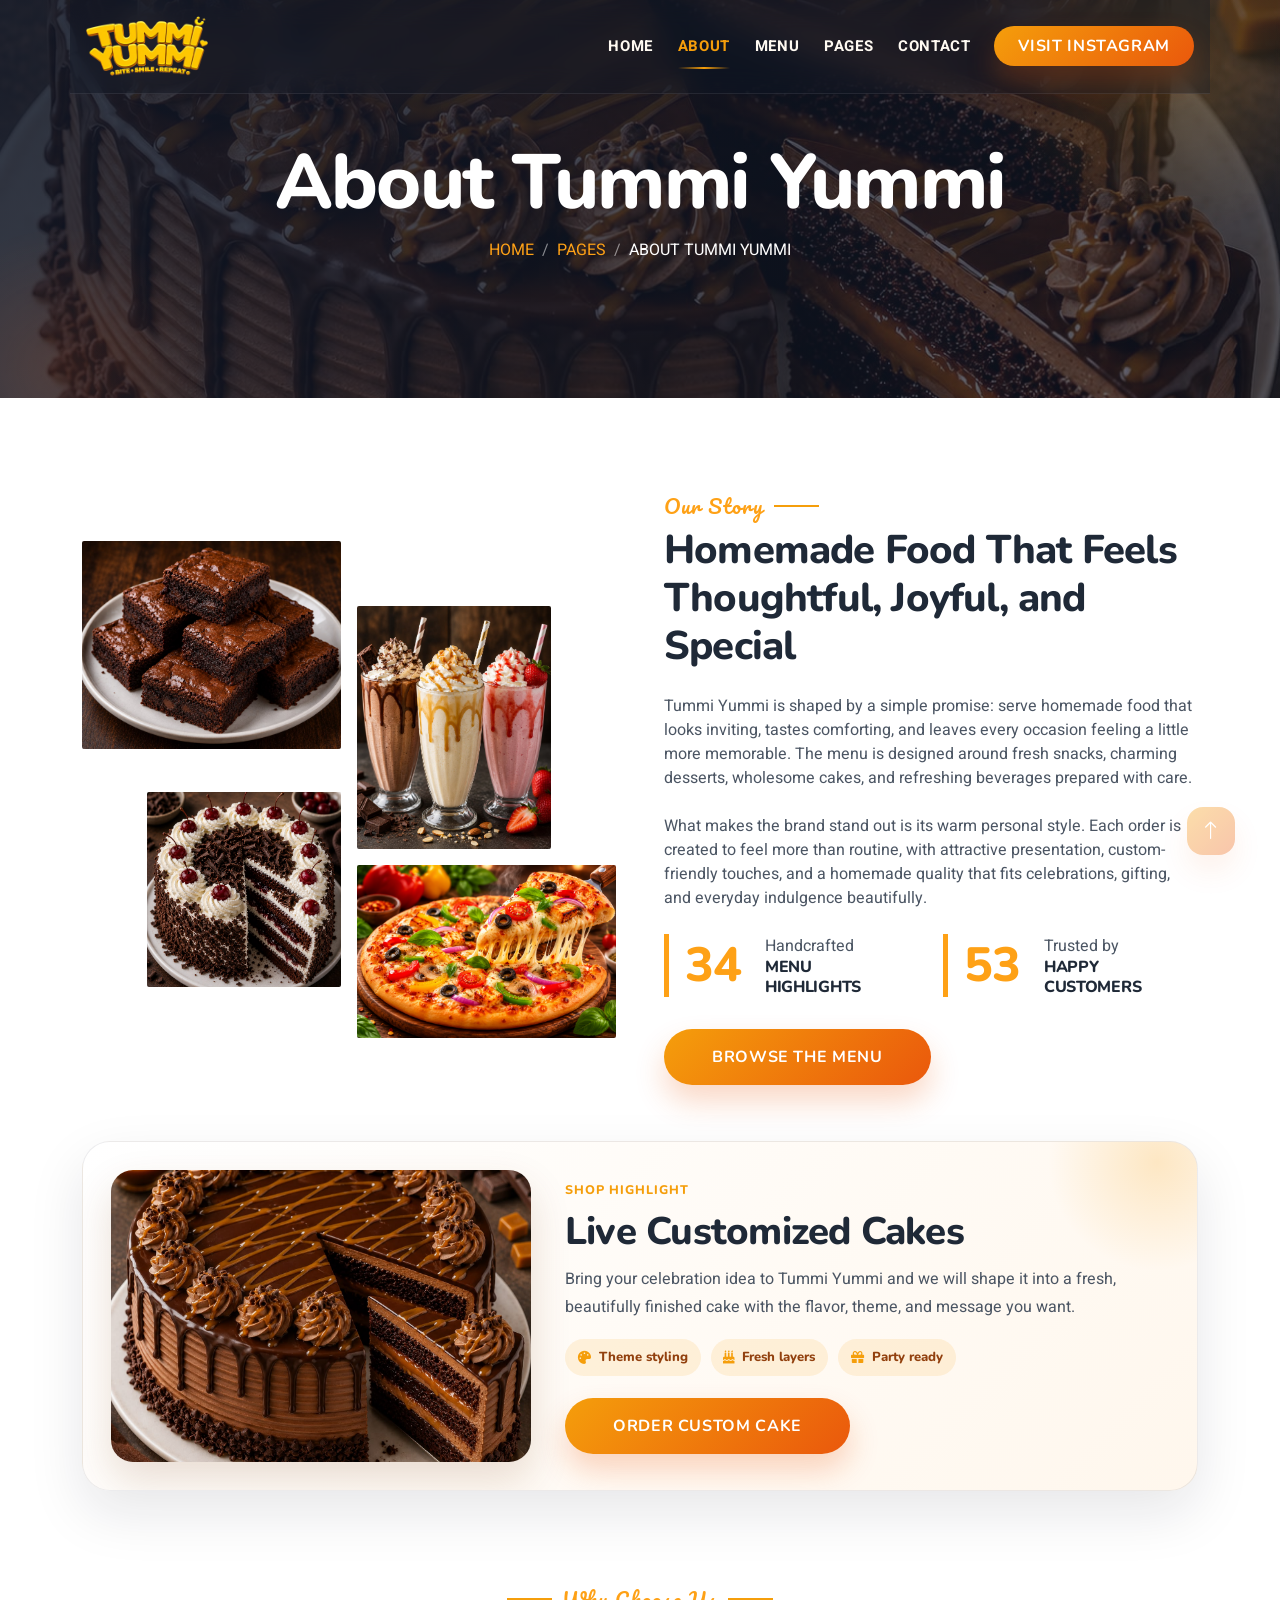
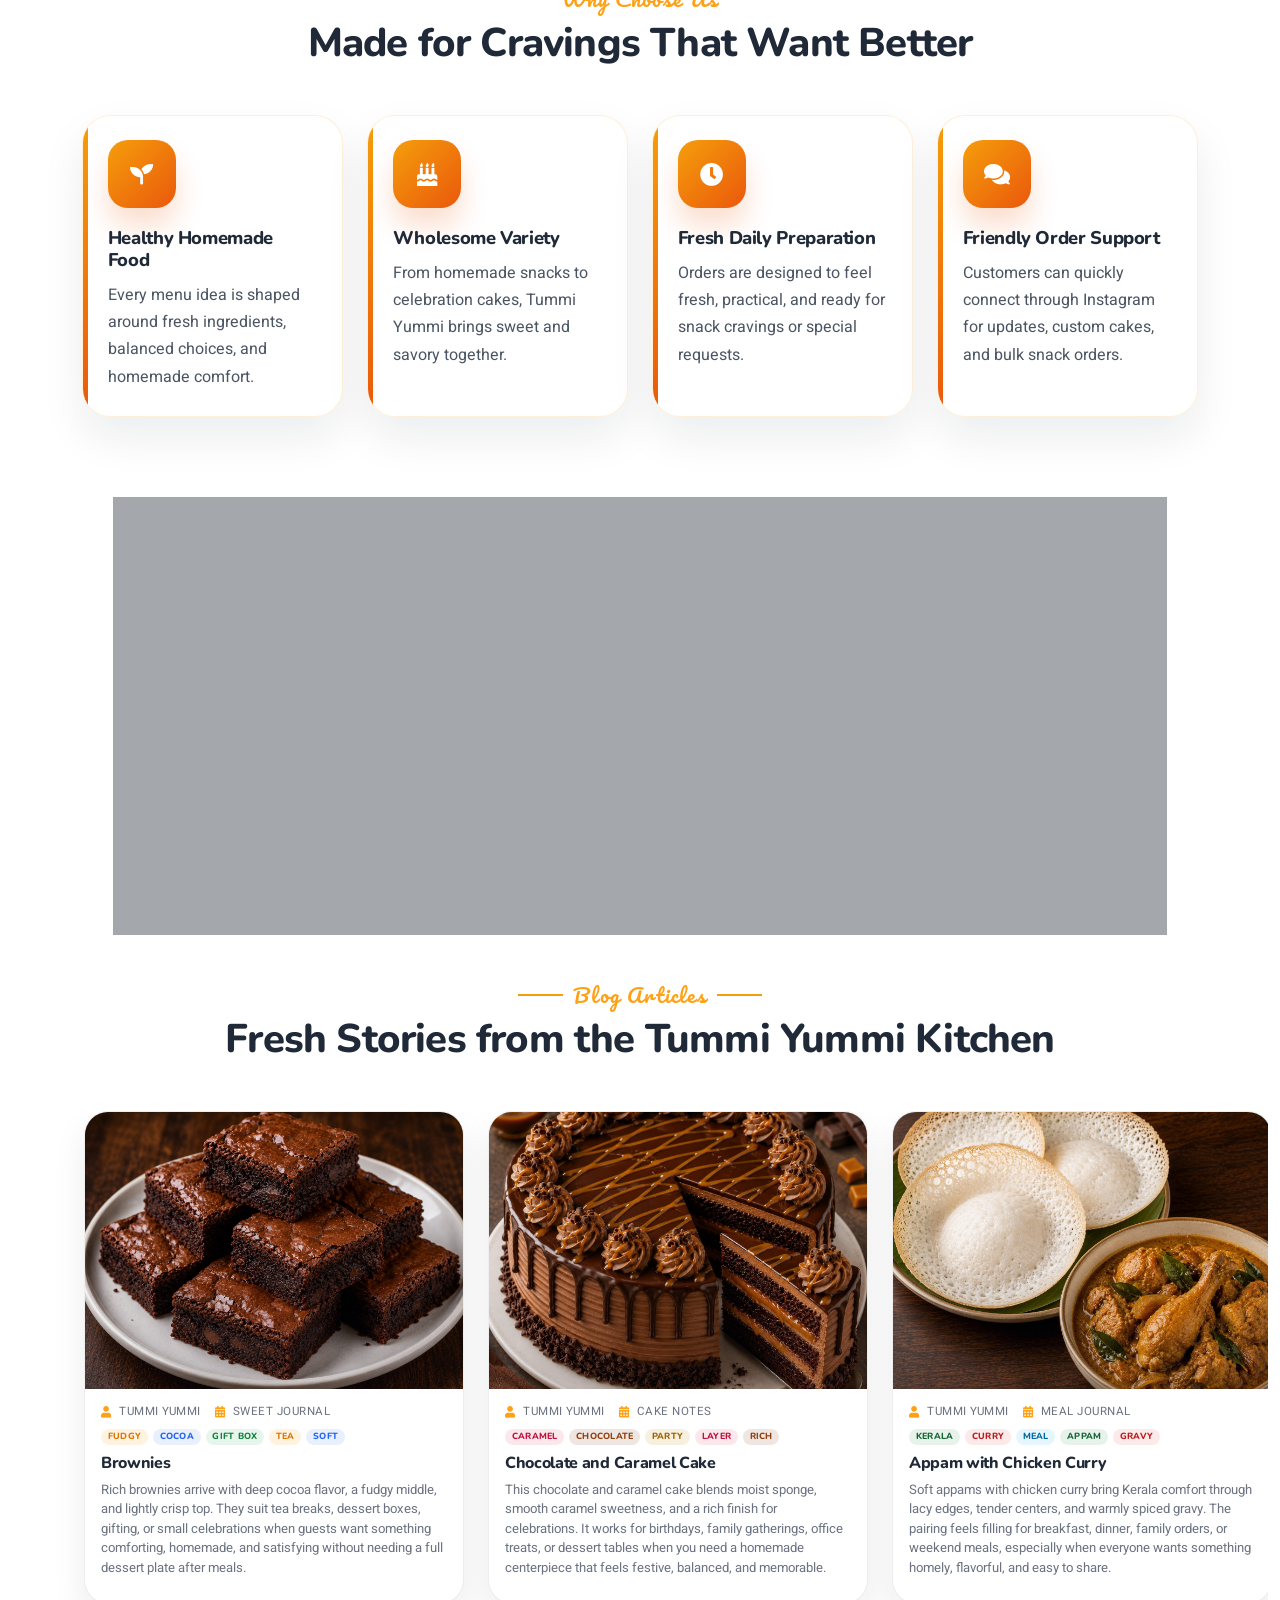
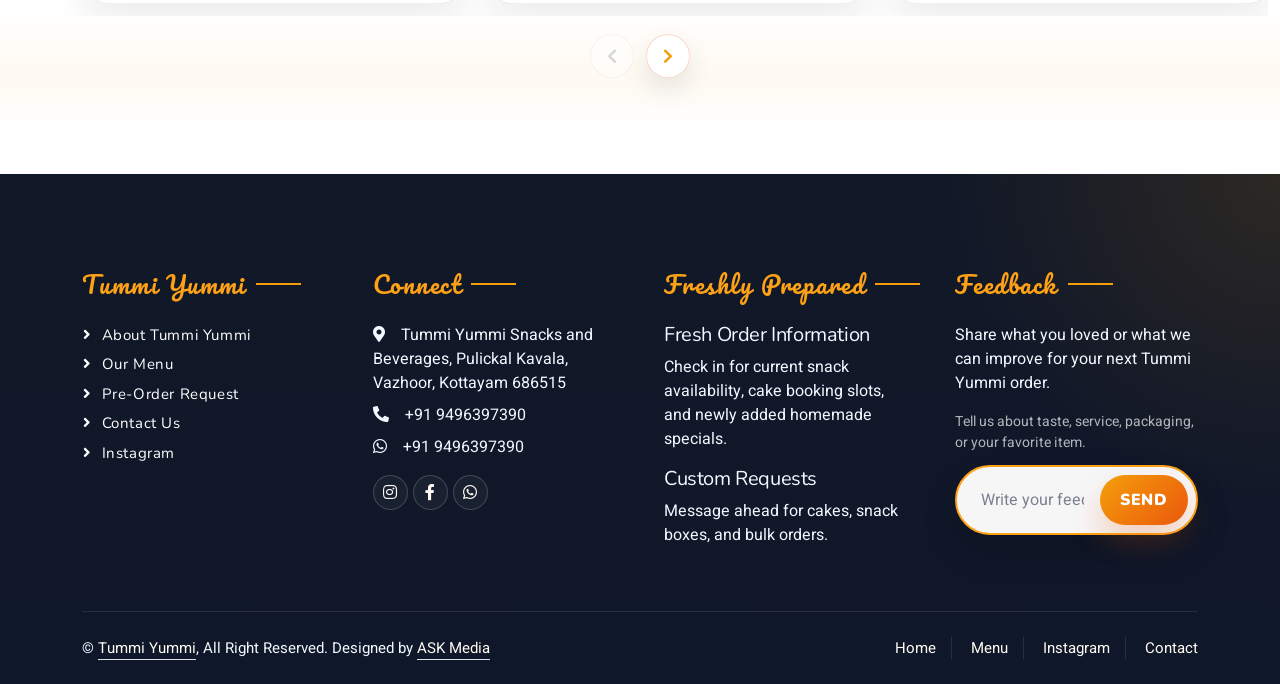
<file: about.html>
<!DOCTYPE html>
<html lang="en">

<head>
    <meta name="google-site-verification" content="vwtyDgSD_BCzmoB4q0GLX1WYpSVao-8hkB_82YYfafU" />
    <meta charset="utf-8">
    <title>About Tummi Yummi | Healthy Homemade Food</title>
    <meta content="width=device-width, initial-scale=1.0" name="viewport">
    <meta content="Tummi Yummi, about, homemade snacks, wholesome cakes, desserts, beverages" name="keywords">
    <meta
        content="Learn more about Tummi Yummi and its focus on healthy homemade snacks, wholesome cakes, desserts, and beverages."
        name="description">

    <!-- Favicon -->
    <link href="assets/Logo.png" rel="icon">

    <!-- Google Web Fonts -->
    <link rel="preconnect" href="https://fonts.googleapis.com">
    <link rel="preconnect" href="https://fonts.gstatic.com" crossorigin>
    <link
        href="https://fonts.googleapis.com/css2?family=Heebo:wght@400;500;600&family=Nunito:wght@600;700;800&family=Pacifico&display=swap"
        rel="stylesheet">

    <!-- Icon Font Stylesheet -->
    <link href="https://cdnjs.cloudflare.com/ajax/libs/font-awesome/5.10.0/css/all.min.css" rel="stylesheet">
    <link href="https://cdn.jsdelivr.net/npm/bootstrap-icons@1.4.1/font/bootstrap-icons.css" rel="stylesheet">

    <!-- Libraries Stylesheet -->
    <link href="lib/animate/animate.min.css" rel="stylesheet">
    <link href="lib/tempusdominus/css/tempusdominus-bootstrap-4.min.css" rel="stylesheet" />

    <!-- Customized Bootstrap Stylesheet -->
    <link href="css/bootstrap.min.css" rel="stylesheet">

    <!-- Template Stylesheet -->
    <link href="css/style.css" rel="stylesheet">
</head>

<body>
    <div class="container-fluid bg-white p-0">
        <!-- Spinner Start -->
        <div id="spinner"
            class="show bg-white position-fixed translate-middle w-100 vh-100 top-50 start-50 d-flex align-items-center justify-content-center">
            <div class="spinner-border text-primary" style="width: 3rem; height: 3rem;" role="status">
                <span class="sr-only">Loading...</span>
            </div>
        </div>
        <!-- Spinner End -->


        <!-- Navbar & Hero Start -->
        <div class="container-fluid p-0">
            <div class="container position-relative p-0">
                <nav class="navbar navbar-expand-lg navbar-dark bg-dark p-3 py-lg-0">
                    <a href="" class="navbar-brand p-0">
                        <img src="assets/Logoo.png" alt="Tummi Yummi Logo">
                    </a>
                    <button class="navbar-toggler" type="button" data-bs-toggle="collapse"
                        data-bs-target="#navbarCollapse">
                        <span class="fa fa-bars"></span>
                    </button>
                    <div class="collapse navbar-collapse" id="navbarCollapse">
                        <div class="navbar-nav ms-auto py-0 pe-4">
                            <a href="index.html" class="nav-item nav-link">Home</a>
                            <a href="about.html" class="nav-item nav-link active">About</a>
                            <a href="menu.html" class="nav-item nav-link">Menu</a>
                            <div class="nav-item dropdown">
                                <a href="#" class="nav-link dropdown-toggle" data-bs-toggle="dropdown">Pages</a>
                                <div class="dropdown-menu m-0">
                                    <a href="booking.html" class="dropdown-item">Pre-Order</a>
                                    <a href="team.html" class="dropdown-item">Brand Values</a>
                                </div>
                            </div>
                            <a href="contact.html" class="nav-item nav-link">Contact</a>
                        </div>
                        <a href="https://www.instagram.com/tummi_yummi/" class="btn btn-primary py-2 px-4">Visit
                            Instagram</a>
                    </div>
                </nav>
            </div>

            <div class="container-fluid py-5 bg-dark hero-header mb-5">
                <div class="container text-center my-5 pt-5 pb-4">
                    <h1 class="display-3 text-white mb-3 animated slideInDown">About Tummi Yummi</h1>
                    <nav aria-label="breadcrumb">
                        <ol class="breadcrumb justify-content-center text-uppercase">
                            <li class="breadcrumb-item"><a href="#">Home</a></li>
                            <li class="breadcrumb-item"><a href="#">Pages</a></li>
                            <li class="breadcrumb-item text-white active" aria-current="page">About Tummi Yummi</li>
                        </ol>
                    </nav>
                </div>
            </div>
        </div>
        <!-- Navbar & Hero End -->


        <!-- About Start -->
        <div class="container-fluid py-5">
            <div class="container">
                <div class="row g-5 align-items-center">
                    <div class="col-lg-6">
                        <div class="row g-3">
                            <div class="col-6 text-start">
                                <img class="img-fluid rounded w-100 wow zoomIn" data-wow-delay="0.1s"
                                    src="assets/Brownies.jpeg">
                            </div>
                            <div class="col-6 text-start">
                                <img class="img-fluid rounded w-75 wow zoomIn" data-wow-delay="0.3s"
                                    src="assets/Shakes.jpeg" style="margin-top: 25%;">
                            </div>
                            <div class="col-6 text-end">
                                <img class="img-fluid rounded w-75 wow zoomIn about-cake-photo" data-wow-delay="0.5s"
                                    src="assets/Black%20Forest.jpeg">
                            </div>
                            <div class="col-6 text-end">
                                <img class="img-fluid rounded w-100 wow zoomIn" data-wow-delay="0.7s"
                                    src="assets/Pizzaa.png">
                            </div>
                        </div>
                    </div>
                    <div class="col-lg-6">
                        <h5 class="section-title ff-secondary text-start text-primary fw-normal">Our Story</h5>
                        <h1 class="mb-4">Homemade Food That Feels Thoughtful, Joyful, and Special</h1>
                        <p class="mb-4">Tummi Yummi is shaped by a simple promise: serve homemade food that looks
                            inviting, tastes comforting, and leaves every occasion feeling a little more memorable. The
                            menu is designed around fresh snacks, charming desserts, wholesome cakes, and refreshing
                            beverages prepared with care.</p>
                        <p class="mb-4">What makes the brand stand out is its warm personal style. Each order is created
                            to feel more than routine, with attractive presentation, custom-friendly touches, and a
                            homemade quality that fits celebrations, gifting, and everyday indulgence beautifully.</p>
                        <div class="row g-4 mb-4">
                            <div class="col-sm-6">
                                <div class="d-flex align-items-center border-start border-5 border-primary px-3">
                                    <h1 class="flex-shrink-0 display-5 text-primary mb-0" data-toggle="counter-up">121
                                    </h1>
                                    <div class="ps-4">
                                        <p class="mb-0">Handcrafted</p>
                                        <h6 class="text-uppercase mb-0">Menu Highlights</h6>
                                    </div>
                                </div>
                            </div>
                            <div class="col-sm-6">
                                <div class="d-flex align-items-center border-start border-5 border-primary px-3">
                                    <h1 class="flex-shrink-0 display-5 text-primary mb-0" data-toggle="counter-up">186
                                    </h1>
                                    <div class="ps-4">
                                        <p class="mb-0">Trusted by</p>
                                        <h6 class="text-uppercase mb-0">Happy Customers</h6>
                                    </div>
                                </div>
                            </div>
                        </div>
                        <a class="btn btn-primary py-3 px-5 mt-2" href="menu.html">Browse the Menu</a>
                    </div>
                </div>
                <div class="about-highlight-panel wow fadeInUp" data-wow-delay="0.2s">
                    <div class="about-highlight-media">
                        <img src="assets/Chocolate%20and%20Caramel%20Cake.jpeg" alt="Chocolate and caramel custom cake">
                    </div>
                    <div class="about-highlight-content">
                        <span class="about-highlight-kicker">Shop Highlight</span>
                        <h2>Live Customized Cakes</h2>
                        <p>Bring your celebration idea to Tummi Yummi and we will shape it into a fresh, beautifully finished cake with the flavor, theme, and message you want.</p>
                        <div class="about-highlight-points">
                            <span><i class="fa fa-palette"></i> Theme styling</span>
                            <span><i class="fa fa-birthday-cake"></i> Fresh layers</span>
                            <span><i class="fa fa-gift"></i> Party ready</span>
                        </div>
                        <a class="btn btn-primary py-3 px-5" href="booking.html">Order Custom Cake</a>
                    </div>
                </div>
            </div>
        </div>
        <!-- About End -->

        <!-- Why Choose Us Start -->
        <div class="container-fluid py-5 why-choose-section">
            <div class="container">
                <div class="text-center wow fadeInUp" data-wow-delay="0.1s">
                    <h5 class="section-title ff-secondary text-center text-primary fw-normal">Why Choose Us</h5>
                    <h1 class="mb-5">Made for Cravings That Want Better</h1>
                </div>
                <div class="row g-4">
                    <div class="col-lg-3 col-sm-6 wow fadeInUp" data-wow-delay="0.1s">
                        <div class="why-choose-card h-100">
                            <div class="why-choose-icon">
                                <i class="fa fa-seedling"></i>
                            </div>
                            <div class="why-choose-content">
                                <h5>Healthy Homemade Food</h5>
                                <p>Every menu idea is shaped around fresh ingredients, balanced choices, and homemade
                                    comfort.</p>
                            </div>
                        </div>
                    </div>
                    <div class="col-lg-3 col-sm-6 wow fadeInUp" data-wow-delay="0.3s">
                        <div class="why-choose-card h-100">
                            <div class="why-choose-icon">
                                <i class="fa fa-birthday-cake"></i>
                            </div>
                            <div class="why-choose-content">
                                <h5>Wholesome Variety</h5>
                                <p>From homemade snacks to celebration cakes, Tummi Yummi brings sweet and savory
                                    together.</p>
                            </div>
                        </div>
                    </div>
                    <div class="col-lg-3 col-sm-6 wow fadeInUp" data-wow-delay="0.5s">
                        <div class="why-choose-card h-100">
                            <div class="why-choose-icon">
                                <i class="fa fa-clock"></i>
                            </div>
                            <div class="why-choose-content">
                                <h5>Fresh Daily Preparation</h5>
                                <p>Orders are designed to feel fresh, practical, and ready for snack cravings or special
                                    requests.</p>
                            </div>
                        </div>
                    </div>
                    <div class="col-lg-3 col-sm-6 wow fadeInUp" data-wow-delay="0.7s">
                        <div class="why-choose-card h-100">
                            <div class="why-choose-icon">
                                <i class="fa fa-comments"></i>
                            </div>
                            <div class="why-choose-content">
                                <h5>Friendly Order Support</h5>
                                <p>Customers can quickly connect through Instagram for updates, custom cakes, and bulk
                                    snack orders.</p>
                            </div>
                        </div>
                    </div>
                </div>
            </div>
        </div>
        <!-- Why Choose Us End -->

        <!-- Special Combo Start -->
        <div class="container-fluid combo-spotlight py-5">
            <div class="container py-5">
                <div class="combo-spotlight-panel text-center wow fadeInUp" data-wow-delay="0.1s">
                    <span class="combo-kicker">Special Kombo Pack</span>
                    <h2>Special Combo Offers</h2>
                    <p>Discover curated homemade combo offers with snacks, desserts, and refreshing pairings designed
                        for easier ordering, better value, and beautifully served sharing moments.</p>
                    <div class="combo-actions">
                        <a class="btn btn-primary py-3 px-5" href="booking.html">Shop Combo Packs</a>
                        <a class="btn combo-outline-btn py-3 px-5" href="menu.html">Explore Menu</a>
                    </div>
                </div>
            </div>
        </div>
        <!-- Special Combo End -->

        <!-- Blog Start -->
        <div class="container-fluid py-5 blog-showcase">
            <div class="container">
                <div class="text-center wow fadeInUp" data-wow-delay="0.1s">
                    <h5 class="section-title ff-secondary text-center text-primary fw-normal">Blog Articles</h5>
                    <h1 class="mb-5">Fresh Stories from the Tummi Yummi Kitchen</h1>
                </div>
            </div>
            <div class="blog-scroll wow fadeInUp" data-wow-delay="0.1s">
                <div class="blog-scroll-track">
                    <div class="blog-scroll-item">
                        <article class="blog-card">
                            <div class="blog-card-media">
                                <img src="assets/Brownies.jpeg" alt="Fresh homemade brownies">
                            </div>
                            <div class="blog-card-content">
                                <div class="blog-meta">
                                    <span><i class="fa fa-user text-primary me-2"></i>Tummi Yummi</span>
                                    <span><i class="fa fa-calendar-alt text-primary me-2"></i>Sweet Journal</span>
                                </div>
                                <div class="blog-pill-row">
                                    <span class="blog-pill blog-pill-warm">Fudgy</span>
                                    <span class="blog-pill blog-pill-cool">Cocoa</span>
                                    <span class="blog-pill blog-pill-fresh">Gift Box</span>
                                    <span class="blog-pill blog-pill-warm">Tea</span>
                                    <span class="blog-pill blog-pill-cool">Soft</span>
                                </div>
                                <h3>Brownies</h3>
                                <p>Rich brownies arrive with deep cocoa flavor, a fudgy middle, and lightly crisp top. They suit tea breaks, dessert boxes, gifting, or small celebrations when guests want something comforting, homemade, and satisfying without needing a full dessert plate after meals.</p>
                            </div>
                        </article>
                    </div>
                    <div class="blog-scroll-item">
                        <article class="blog-card">
                            <div class="blog-card-media">
                                <img src="assets/Chocolate and Caramel Cake.jpeg" alt="Chocolate and caramel cake slice">
                            </div>
                            <div class="blog-card-content">
                                <div class="blog-meta">
                                    <span><i class="fa fa-user text-primary me-2"></i>Tummi Yummi</span>
                                    <span><i class="fa fa-calendar-alt text-primary me-2"></i>Cake Notes</span>
                                </div>
                                <div class="blog-pill-row">
                                    <span class="blog-pill blog-pill-rose">Caramel</span>
                                    <span class="blog-pill blog-pill-cocoa">Chocolate</span>
                                    <span class="blog-pill blog-pill-gold">Party</span>
                                    <span class="blog-pill blog-pill-rose">Layer</span>
                                    <span class="blog-pill blog-pill-cocoa">Rich</span>
                                </div>
                                <h3>Chocolate and Caramel Cake</h3>
                                <p>This chocolate and caramel cake blends moist sponge, smooth caramel sweetness, and a rich finish for celebrations. It works for birthdays, family gatherings, office treats, or dessert tables when you need a homemade centerpiece that feels festive, balanced, and memorable.</p>
                            </div>
                        </article>
                    </div>
                    <div class="blog-scroll-item">
                        <article class="blog-card">
                            <div class="blog-card-media">
                                <img src="assets/Appam with Chicken Curry.jpeg" alt="Appam with chicken curry">
                            </div>
                            <div class="blog-card-content">
                                <div class="blog-meta">
                                    <span><i class="fa fa-user text-primary me-2"></i>Tummi Yummi</span>
                                    <span><i class="fa fa-calendar-alt text-primary me-2"></i>Meal Journal</span>
                                </div>
                                <div class="blog-pill-row">
                                    <span class="blog-pill blog-pill-leaf">Kerala</span>
                                    <span class="blog-pill blog-pill-spice">Curry</span>
                                    <span class="blog-pill blog-pill-sky">Meal</span>
                                    <span class="blog-pill blog-pill-leaf">Appam</span>
                                    <span class="blog-pill blog-pill-spice">Gravy</span>
                                </div>
                                <h3>Appam with Chicken Curry</h3>
                                <p>Soft appams with chicken curry bring Kerala comfort through lacy edges, tender centers, and warmly spiced gravy. The pairing feels filling for breakfast, dinner, family orders, or weekend meals, especially when everyone wants something homely, flavorful, and easy to share.</p>
                            </div>
                        </article>
                    </div>
                    <div class="blog-scroll-item">
                        <article class="blog-card">
                            <div class="blog-card-media">
                                <img src="assets/Cutlet.jpeg" alt="Crispy homemade cutlets">
                            </div>
                            <div class="blog-card-content">
                                <div class="blog-meta">
                                    <span><i class="fa fa-user text-primary me-2"></i>Tummi Yummi</span>
                                    <span><i class="fa fa-calendar-alt text-primary me-2"></i>Tea Journal</span>
                                </div>
                                <div class="blog-pill-row">
                                    <span class="blog-pill blog-pill-gold">Crispy</span>
                                    <span class="blog-pill blog-pill-spice">Spiced</span>
                                    <span class="blog-pill blog-pill-teal">Tea</span>
                                    <span class="blog-pill blog-pill-gold">Golden</span>
                                    <span class="blog-pill blog-pill-teal">Snack</span>
                                </div>
                                <h3>Cutlet</h3>
                                <p>Our cutlets are filled with seasoned goodness, coated for crunch, and fried until golden. They are easy to serve for evening tea, school snacks, party platters, or office breaks, giving every guest a warm, crisp bite that feels freshly made.</p>
                            </div>
                        </article>
                    </div>
                    <div class="blog-scroll-item">
                        <article class="blog-card">
                            <div class="blog-card-media">
                                <img src="assets/Donuts.jpeg" alt="Assorted homemade donuts">
                            </div>
                            <div class="blog-card-content">
                                <div class="blog-meta">
                                    <span><i class="fa fa-user text-primary me-2"></i>Tummi Yummi</span>
                                    <span><i class="fa fa-calendar-alt text-primary me-2"></i>Sweet Notes</span>
                                </div>
                                <div class="blog-pill-row">
                                    <span class="blog-pill blog-pill-rose">Soft</span>
                                    <span class="blog-pill blog-pill-violet">Sweet</span>
                                    <span class="blog-pill blog-pill-sky">Kids</span>
                                    <span class="blog-pill blog-pill-rose">Glaze</span>
                                    <span class="blog-pill blog-pill-violet">Fun</span>
                                </div>
                                <h3>Donuts</h3>
                                <p>These donuts are soft, fluffy, and cheerful, finished with sweet toppings that make them instantly inviting. They suit children, birthday tables, gifting boxes, and dessert counters when you want a playful treat that feels light, colorful, and happily homemade today.</p>
                            </div>
                        </article>
                    </div>
                    <div class="blog-scroll-item">
                        <article class="blog-card">
                            <div class="blog-card-media">
                                <img src="assets/Lava Cake.jpeg" alt="Chocolate lava cake">
                            </div>
                            <div class="blog-card-content">
                                <div class="blog-meta">
                                    <span><i class="fa fa-user text-primary me-2"></i>Tummi Yummi</span>
                                    <span><i class="fa fa-calendar-alt text-primary me-2"></i>Dessert Notes</span>
                                </div>
                                <div class="blog-pill-row">
                                    <span class="blog-pill blog-pill-cocoa">Molten</span>
                                    <span class="blog-pill blog-pill-rose">Rich</span>
                                    <span class="blog-pill blog-pill-gold">Warm</span>
                                    <span class="blog-pill blog-pill-cocoa">Center</span>
                                    <span class="blog-pill blog-pill-gold">Dessert</span>
                                </div>
                                <h3>Lava Cake</h3>
                                <p>Lava cake is a chocolate dessert with a tender outside and warm molten center inside. It feels indulgent for dinner parties, celebrations, date nights, or cozy cravings when guests want something rich, spoonable, smooth, and best enjoyed immediately after serving.</p>
                            </div>
                        </article>
                    </div>
                    <div class="blog-scroll-item">
                        <article class="blog-card">
                            <div class="blog-card-media">
                                <img src="assets/Mixture.jpeg" alt="Crunchy snack mixture">
                            </div>
                            <div class="blog-card-content">
                                <div class="blog-meta">
                                    <span><i class="fa fa-user text-primary me-2"></i>Tummi Yummi</span>
                                    <span><i class="fa fa-calendar-alt text-primary me-2"></i>Snack Notes</span>
                                </div>
                                <div class="blog-pill-row">
                                    <span class="blog-pill blog-pill-spice">Crunch</span>
                                    <span class="blog-pill blog-pill-gold">Spicy</span>
                                    <span class="blog-pill blog-pill-teal">Travel</span>
                                    <span class="blog-pill blog-pill-spice">Savory</span>
                                    <span class="blog-pill blog-pill-teal">Share</span>
                                </div>
                                <h3>Mixture</h3>
                                <p>Our mixture is crunchy, spicy, and full of texture, making it a dependable snack for tea time. It works for travel, festive packs, office breaks, or casual guests when everyone wants something savory, crisp, familiar, and easy to share together.</p>
                            </div>
                        </article>
                    </div>
                    <div class="blog-scroll-item">
                        <article class="blog-card">
                            <div class="blog-card-media">
                                <img src="assets/Puddingg.jpeg" alt="Creamy homemade pudding">
                            </div>
                            <div class="blog-card-content">
                                <div class="blog-meta">
                                    <span><i class="fa fa-user text-primary me-2"></i>Tummi Yummi</span>
                                    <span><i class="fa fa-calendar-alt text-primary me-2"></i>Dessert Notes</span>
                                </div>
                                <div class="blog-pill-row">
                                    <span class="blog-pill blog-pill-sky">Creamy</span>
                                    <span class="blog-pill blog-pill-violet">Chilled</span>
                                    <span class="blog-pill blog-pill-rose">Spoon</span>
                                    <span class="blog-pill blog-pill-sky">Smooth</span>
                                    <span class="blog-pill blog-pill-violet">Sweet</span>
                                </div>
                                <h3>Puddingg</h3>
                                <p>Puddingg offers a smooth, creamy texture with gentle sweetness that feels right after meals. It suits parties, family dinners, dessert tables, or warm afternoons when you need something chilled, soft, simple, and comforting for guests of every age at home.</p>
                            </div>
                        </article>
                    </div>
                    <div class="blog-scroll-item">
                        <article class="blog-card">
                            <div class="blog-card-media">
                                <img src="assets/Puffs.jpeg" alt="Flaky bakery puffs">
                            </div>
                            <div class="blog-card-content">
                                <div class="blog-meta">
                                    <span><i class="fa fa-user text-primary me-2"></i>Tummi Yummi</span>
                                    <span><i class="fa fa-calendar-alt text-primary me-2"></i>Bakery Notes</span>
                                </div>
                                <div class="blog-pill-row">
                                    <span class="blog-pill blog-pill-gold">Flaky</span>
                                    <span class="blog-pill blog-pill-cocoa">Baked</span>
                                    <span class="blog-pill blog-pill-leaf">Savory</span>
                                    <span class="blog-pill blog-pill-gold">Layered</span>
                                    <span class="blog-pill blog-pill-leaf">Fresh</span>
                                </div>
                                <h3>Puffs</h3>
                                <p>Our puffs are baked with flaky pastry and savory filling, giving each bite warmth and crunch. They are perfect for tea time, snack boxes, office breaks, party trays, or guest visits when you want something light, satisfying, and familiar daily.</p>
                            </div>
                        </article>
                    </div>
                    <div class="blog-scroll-item">
                        <article class="blog-card">
                            <div class="blog-card-media">
                                <img src="assets/Pickles.jpeg" alt="Traditional homemade pickles">
                            </div>
                            <div class="blog-card-content">
                                <div class="blog-meta">
                                    <span><i class="fa fa-user text-primary me-2"></i>Tummi Yummi</span>
                                    <span><i class="fa fa-calendar-alt text-primary me-2"></i>Kitchen Notes</span>
                                </div>
                                <div class="blog-pill-row">
                                    <span class="blog-pill blog-pill-spice">Tangy</span>
                                    <span class="blog-pill blog-pill-leaf">Spice</span>
                                    <span class="blog-pill blog-pill-gold">Jar</span>
                                    <span class="blog-pill blog-pill-spice">Bold</span>
                                    <span class="blog-pill blog-pill-leaf">Meal</span>
                                </div>
                                <h3>Pickles</h3>
                                <p>Homemade pickles add spice, tang, and nostalgic flavor to simple meals without much effort. They pair with rice, curries, snacks, or lunch boxes, giving every plate a lively homemade taste that feels traditional, bold, and memorable with every serving daily.</p>
                            </div>
                        </article>
                    </div>
                    <div class="blog-scroll-item">
                        <article class="blog-card">
                            <div class="blog-card-media">
                                <img src="assets/Rose Milk.jpeg" alt="Chilled rose milk drink">
                            </div>
                            <div class="blog-card-content">
                                <div class="blog-meta">
                                    <span><i class="fa fa-user text-primary me-2"></i>Tummi Yummi</span>
                                    <span><i class="fa fa-calendar-alt text-primary me-2"></i>Drink Notes</span>
                                </div>
                                <div class="blog-pill-row">
                                    <span class="blog-pill blog-pill-rose">Rose</span>
                                    <span class="blog-pill blog-pill-sky">Chilled</span>
                                    <span class="blog-pill blog-pill-violet">Drink</span>
                                    <span class="blog-pill blog-pill-rose">Creamy</span>
                                    <span class="blog-pill blog-pill-sky">Cool</span>
                                </div>
                                <h3>Rose Milk</h3>
                                <p>Rose milk is chilled, creamy, fragrant, and gently sweet, making it refreshing on warm afternoons. It suits children, guests, celebrations, or party menus when you want a colorful homemade drink that feels cooling, pretty, and easy to enjoy with snacks.</p>
                            </div>
                        </article>
                    </div>
                    <div class="blog-scroll-item">
                        <article class="blog-card">
                            <div class="blog-card-media">
                                <img src="assets/Tapioca Chips.jpeg" alt="Crispy tapioca chips">
                            </div>
                            <div class="blog-card-content">
                                <div class="blog-meta">
                                    <span><i class="fa fa-user text-primary me-2"></i>Tummi Yummi</span>
                                    <span><i class="fa fa-calendar-alt text-primary me-2"></i>Snack Notes</span>
                                </div>
                                <div class="blog-pill-row">
                                    <span class="blog-pill blog-pill-leaf">Tapioca</span>
                                    <span class="blog-pill blog-pill-gold">Crisp</span>
                                    <span class="blog-pill blog-pill-teal">Kerala</span>
                                    <span class="blog-pill blog-pill-leaf">Earthy</span>
                                    <span class="blog-pill blog-pill-gold">Snack</span>
                                </div>
                                <h3>Tapioca Chips</h3>
                                <p>Tapioca chips are crisp, lightly seasoned, and full of familiar Kerala-style flavor in every bite. They suit tea time, travel, gifting, or guest sharing when you want something crunchy, earthy, simple, and different from regular packet snacks at home daily.</p>
                            </div>
                        </article>
                    </div>
                    <div class="blog-scroll-item">
                        <article class="blog-card">
                            <div class="blog-card-media">
                                <img src="assets/Unniyappam.jpeg" alt="Traditional unniyappam sweets">
                            </div>
                            <div class="blog-card-content">
                                <div class="blog-meta">
                                    <span><i class="fa fa-user text-primary me-2"></i>Tummi Yummi</span>
                                    <span><i class="fa fa-calendar-alt text-primary me-2"></i>Heritage Notes</span>
                                </div>
                                <div class="blog-pill-row">
                                    <span class="blog-pill blog-pill-cocoa">Jaggery</span>
                                    <span class="blog-pill blog-pill-spice">Tradition</span>
                                    <span class="blog-pill blog-pill-gold">Festive</span>
                                    <span class="blog-pill blog-pill-cocoa">Soft</span>
                                    <span class="blog-pill blog-pill-gold">Home</span>
                                </div>
                                <h3>Unniyappam</h3>
                                <p>Unniyappam is a traditional sweet with jaggery flavor, soft texture, and a gentle hint of spice. It suits family gatherings, temple offerings, tea time, or festive snack boxes when you want something warm, nostalgic, and lovingly prepared with care always.</p>
                            </div>
                        </article>
                    </div>
                    <div class="blog-scroll-item">
                        <article class="blog-card">
                            <div class="blog-card-media">
                                <img src="assets/Juice.jpeg" alt="Fresh fruit juice">
                            </div>
                            <div class="blog-card-content">
                                <div class="blog-meta">
                                    <span><i class="fa fa-user text-primary me-2"></i>Tummi Yummi</span>
                                    <span><i class="fa fa-calendar-alt text-primary me-2"></i>Drink Notes</span>
                                </div>
                                <div class="blog-pill-row">
                                    <span class="blog-pill blog-pill-teal">Fresh</span>
                                    <span class="blog-pill blog-pill-sky">Fruit</span>
                                    <span class="blog-pill blog-pill-leaf">Cool</span>
                                    <span class="blog-pill blog-pill-teal">Juicy</span>
                                    <span class="blog-pill blog-pill-sky">Light</span>
                                </div>
                                <h3>Juice</h3>
                                <p>Fresh juice brings bright fruit flavor, natural sweetness, and cooling refreshment to the menu. It fits breakfasts, snack breaks, family visits, parties, or warm days when guests want something colorful, light, fresh, and easy to enjoy beside food and sweets.</p>
                            </div>
                        </article>
                    </div>
                </div>
            </div>
        </div>
        <!-- Blog End -->


        <!-- Team Start -->
        <!-- <div class="container-fluid pt-5 pb-3">
            <div class="container">
                <div class="text-center wow fadeInUp" data-wow-delay="0.1s">
                    <h5 class="section-title ff-secondary text-center text-primary fw-normal">Brand Values</h5>
                    <h1 class="mb-5">Why Tummi Yummi Feels Different</h1>
                </div>
                <div class="row g-4">
                    <div class="col-lg-3 col-md-6 wow fadeInUp" data-wow-delay="0.1s">
                        <div class="team-item text-center rounded overflow-hidden">
                            <div class="rounded-circle overflow-hidden m-4">
                                <img class="img-fluid" src="img/team-1.jpg" alt="">
                            </div>
                            <h5 class="mb-0">Homemade First</h5>
                            <small>Food prepared with a fresh, personal touch</small>
                            <div class="d-flex justify-content-center mt-3">
                                <a class="btn btn-square btn-primary mx-1"
                                    href="https://www.facebook.com/share/1EEYyZPiGt/"><i class="fab fa-facebook-f"></i></a>
                                <a class="btn btn-square btn-primary mx-1"
                                    href="https://wa.me/919496397390"><i class="fab fa-whatsapp"></i></a>
                                <a class="btn btn-square btn-primary mx-1"
                                    href="https://www.instagram.com/tummi_yummi/"><i class="fab fa-instagram"></i></a>
                            </div>
                        </div>
                    </div>
                    <div class="col-lg-3 col-md-6 wow fadeInUp" data-wow-delay="0.3s">
                        <div class="team-item text-center rounded overflow-hidden">
                            <div class="rounded-circle overflow-hidden m-4">
                                <img class="img-fluid" src="img/team-2.jpg" alt="">
                            </div>
                            <h5 class="mb-0">Wellness Mindset</h5>
                            <small>Recipes shaped around comfort and better balance</small>
                            <div class="d-flex justify-content-center mt-3">
                                <a class="btn btn-square btn-primary mx-1"
                                    href="https://www.facebook.com/share/1EEYyZPiGt/"><i class="fab fa-facebook-f"></i></a>
                                <a class="btn btn-square btn-primary mx-1"
                                    href="https://wa.me/919496397390"><i class="fab fa-whatsapp"></i></a>
                                <a class="btn btn-square btn-primary mx-1"
                                    href="https://www.instagram.com/tummi_yummi/"><i class="fab fa-instagram"></i></a>
                            </div>
                        </div>
                    </div>
                    <div class="col-lg-3 col-md-6 wow fadeInUp" data-wow-delay="0.5s">
                        <div class="team-item text-center rounded overflow-hidden">
                            <div class="rounded-circle overflow-hidden m-4">
                                <img class="img-fluid" src="img/team-3.jpg" alt="">
                            </div>
                            <h5 class="mb-0">Wholesome Variety</h5>
                            <small>Snacks, cakes, desserts, and beverages for different moods</small>
                            <div class="d-flex justify-content-center mt-3">
                                <a class="btn btn-square btn-primary mx-1"
                                    href="https://www.facebook.com/share/1EEYyZPiGt/"><i class="fab fa-facebook-f"></i></a>
                                <a class="btn btn-square btn-primary mx-1"
                                    href="https://wa.me/919496397390"><i class="fab fa-whatsapp"></i></a>
                                <a class="btn btn-square btn-primary mx-1"
                                    href="https://www.instagram.com/tummi_yummi/"><i class="fab fa-instagram"></i></a>
                            </div>
                        </div>
                    </div>
                    <div class="col-lg-3 col-md-6 wow fadeInUp" data-wow-delay="0.7s">
                        <div class="team-item text-center rounded overflow-hidden">
                            <div class="rounded-circle overflow-hidden m-4">
                                <img class="img-fluid" src="img/team-4.jpg" alt="">
                            </div>
                            <h5 class="mb-0">Instagram Community</h5>
                            <small>A growing audience that connects through food updates</small>
                            <div class="d-flex justify-content-center mt-3">
                                <a class="btn btn-square btn-primary mx-1"
                                    href="https://www.facebook.com/share/1EEYyZPiGt/"><i class="fab fa-facebook-f"></i></a>
                                <a class="btn btn-square btn-primary mx-1"
                                    href="https://wa.me/919496397390"><i class="fab fa-whatsapp"></i></a>
                                <a class="btn btn-square btn-primary mx-1"
                                    href="https://www.instagram.com/tummi_yummi/"><i class="fab fa-instagram"></i></a>
                            </div>
                        </div>
                    </div>
                </div>
            </div>
        </div> -->
        <!-- Team End -->


        <!-- Footer Start -->
        <div class="container-fluid bg-dark text-light footer pt-5 mt-5 wow fadeIn" data-wow-delay="0.1s">
            <div class="container py-5">
                <div class="row g-5">
                    <div class="col-lg-3 col-md-6">
                        <h4 class="section-title ff-secondary text-start text-primary fw-normal mb-4">Tummi Yummi</h4>
                        <a class="btn btn-link" href="about.html">About Tummi Yummi</a>
                        <a class="btn btn-link" href="menu.html">Our Menu</a>
                        <a class="btn btn-link" href="booking.html">Pre-Order Request</a>
                        <a class="btn btn-link" href="contact.html">Contact Us</a>
                        <a class="btn btn-link" href="https://www.instagram.com/tummi_yummi/">Instagram</a>
                    </div>
                    <div class="col-lg-3 col-md-6">
                        <h4 class="section-title ff-secondary text-start text-primary fw-normal mb-4">Connect</h4>
                        <p class="mb-2"><i class="fa fa-map-marker-alt me-3"></i>Tummi Yummi Snacks and Beverages,
                            Pulickal Kavala, Vazhoor, Kottayam 686515</p>
                        <p class="mb-2"><i class="fa fa-phone-alt me-3"></i>+91 9496397390
                        </p>
                        <p class="mb-2"><i class="fab fa-whatsapp me-3"></i>+91 9496397390</p>
                        <div class="d-flex pt-2">
                            <a class="btn btn-outline-light btn-social" href="https://www.instagram.com/tummi_yummi/"><i class="fab fa-instagram"></i></a>
                            <a class="btn btn-outline-light btn-social" href="https://www.facebook.com/share/1EEYyZPiGt/"><i class="fab fa-facebook-f"></i></a>
                            <a class="btn btn-outline-light btn-social" href="https://wa.me/919496397390"><i class="fab fa-whatsapp"></i></a>
                        </div>
                    </div>
                    <div class="col-lg-3 col-md-6">
                        <h4 class="section-title ff-secondary text-start text-primary fw-normal mb-4">Freshly Prepared
                        </h4>
                        <h5 class="text-light fw-normal">Fresh Order Information</h5>
                        <p>Check in for current snack availability, cake booking slots, and newly added homemade
                            specials.</p>
                        <h5 class="text-light fw-normal">Custom Requests</h5>
                        <p>Message ahead for cakes, snack boxes, and bulk orders.</p>
                    </div>
                    <div class="col-lg-3 col-md-6">
                        <h4 class="section-title ff-secondary text-start text-primary fw-normal mb-4">Feedback</h4>
                        <p>Share what you loved or what we can improve for your next Tummi Yummi order.</p>
                        <form class="footer-feedback-form" data-whatsapp-number="919496397390">
                            <small class="footer-feedback-hint">Tell us about taste, service, packaging, or your
                                favorite item.</small>
                            <div class="footer-feedback-control">
                                <input class="form-control border-primary w-100 py-3 ps-4 pe-5" type="text"
                                    name="feedback" placeholder="Write your feedback here" aria-label="Feedback"
                                    required>
                                <button type="submit" class="btn btn-primary py-2">Send</button>
                            </div>
                        </form>
                    </div>
                </div>
            </div>
            <div class="container">
                <div class="copyright">
                    <div class="row">
                        <div class="col-md-6 text-center text-md-start mb-3 mb-md-0">
                            &copy; <a class="border-bottom" href="#">Tummi Yummi</a>, All Right Reserved.
                            Designed by <a class="border-bottom" href="https://flourishing-taffy-15126c.netlify.app/">ASK Media</a>
                        </div>
                        <div class="col-md-6 text-center text-md-end">
                            <div class="footer-menu">
                                <a href="index.html">Home</a>
                                <a href="menu.html">Menu</a>
                                <a href="https://www.instagram.com/tummi_yummi/">Instagram</a>
                                <a href="contact.html">Contact</a>
                            </div>
                        </div>
                    </div>
                </div>
            </div>
        </div>
        <!-- Footer End -->


        <!-- Back to Top -->
        <a href="#" class="btn btn-lg btn-primary btn-lg-square back-to-top"><i class="bi bi-arrow-up"></i></a>
    </div>

    <!-- JavaScript Libraries -->
    <script src="https://code.jquery.com/jquery-3.4.1.min.js"></script>
    <script src="https://cdn.jsdelivr.net/npm/bootstrap@5.0.0/dist/js/bootstrap.bundle.min.js"></script>
    <script src="lib/wow/wow.min.js"></script>
    <script src="lib/easing/easing.min.js"></script>
    <script src="lib/waypoints/waypoints.min.js"></script>
    <script src="lib/counterup/counterup.min.js"></script>
    <script src="lib/tempusdominus/js/moment.min.js"></script>
    <script src="lib/tempusdominus/js/moment-timezone.min.js"></script>
    <script src="lib/tempusdominus/js/tempusdominus-bootstrap-4.min.js"></script>

    <!-- Template Javascript -->
    <script src="js/main.js"></script>
</body>

</html>
</file>
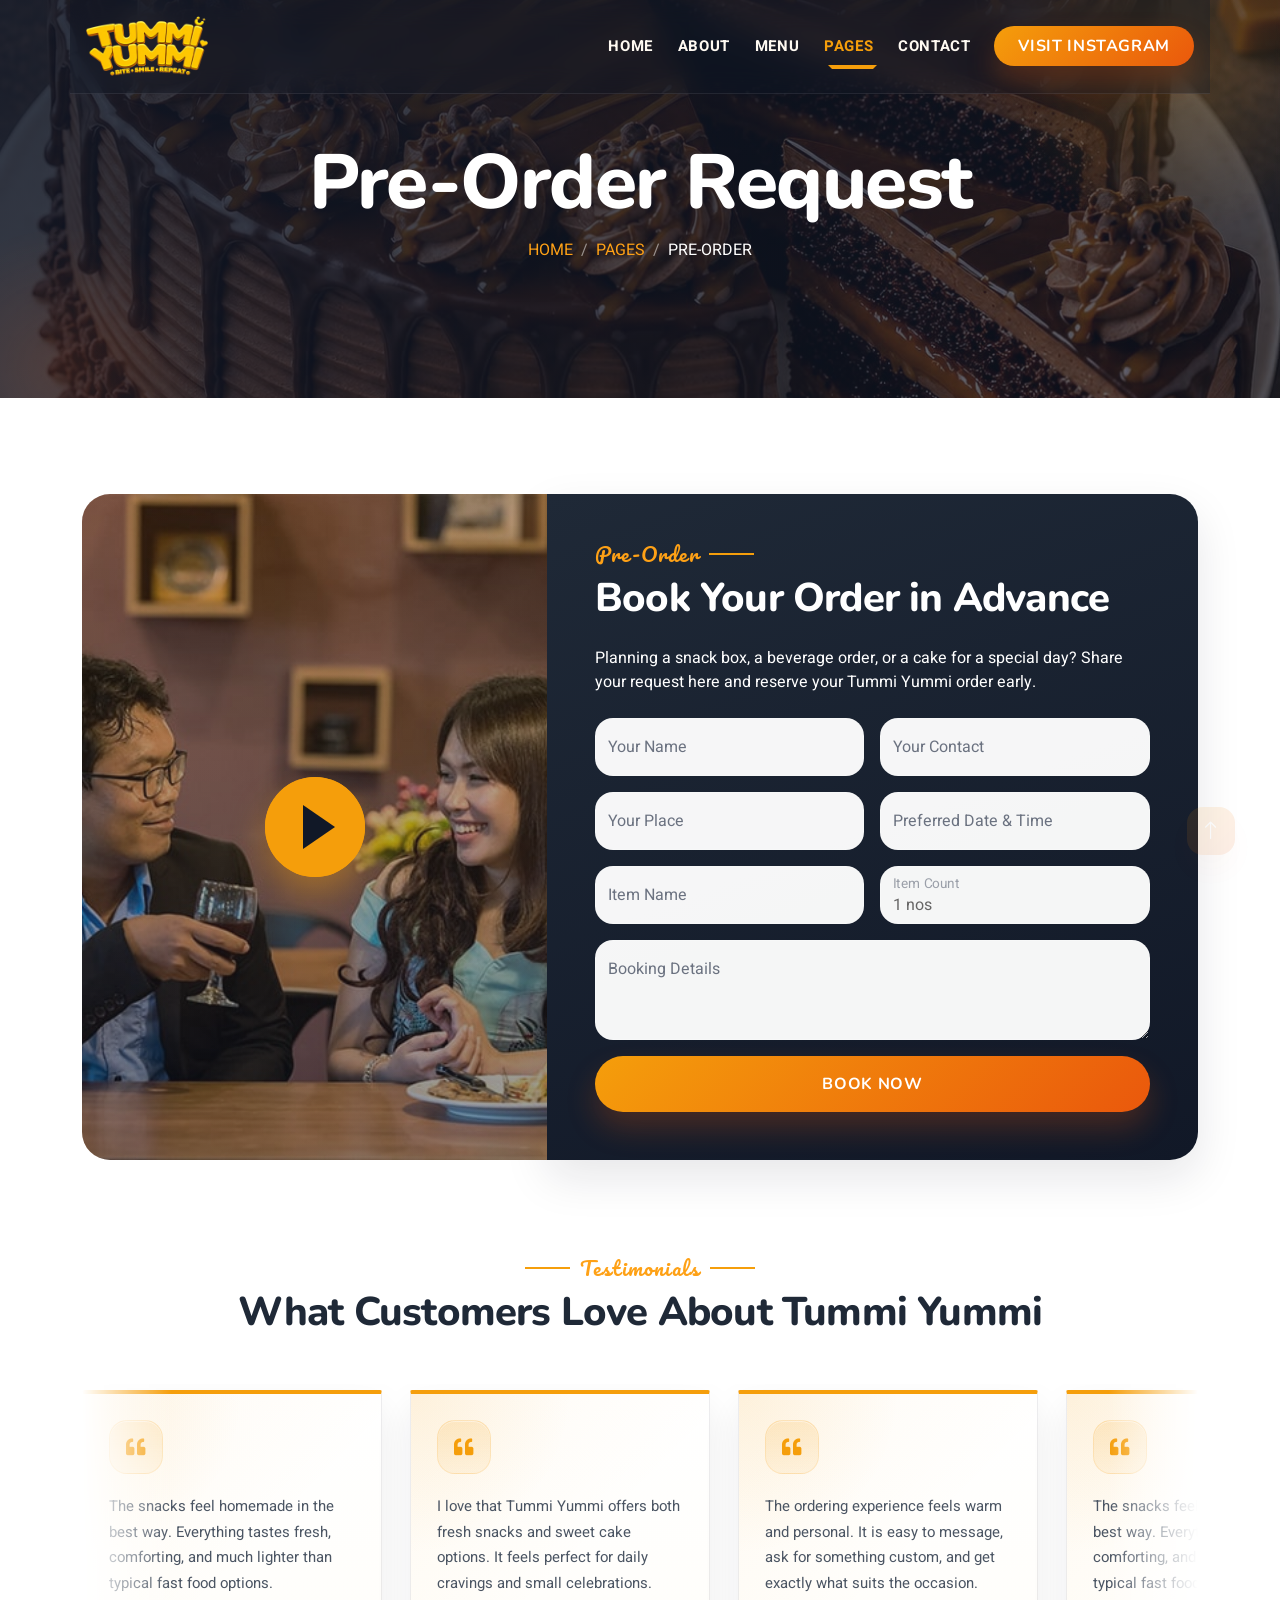
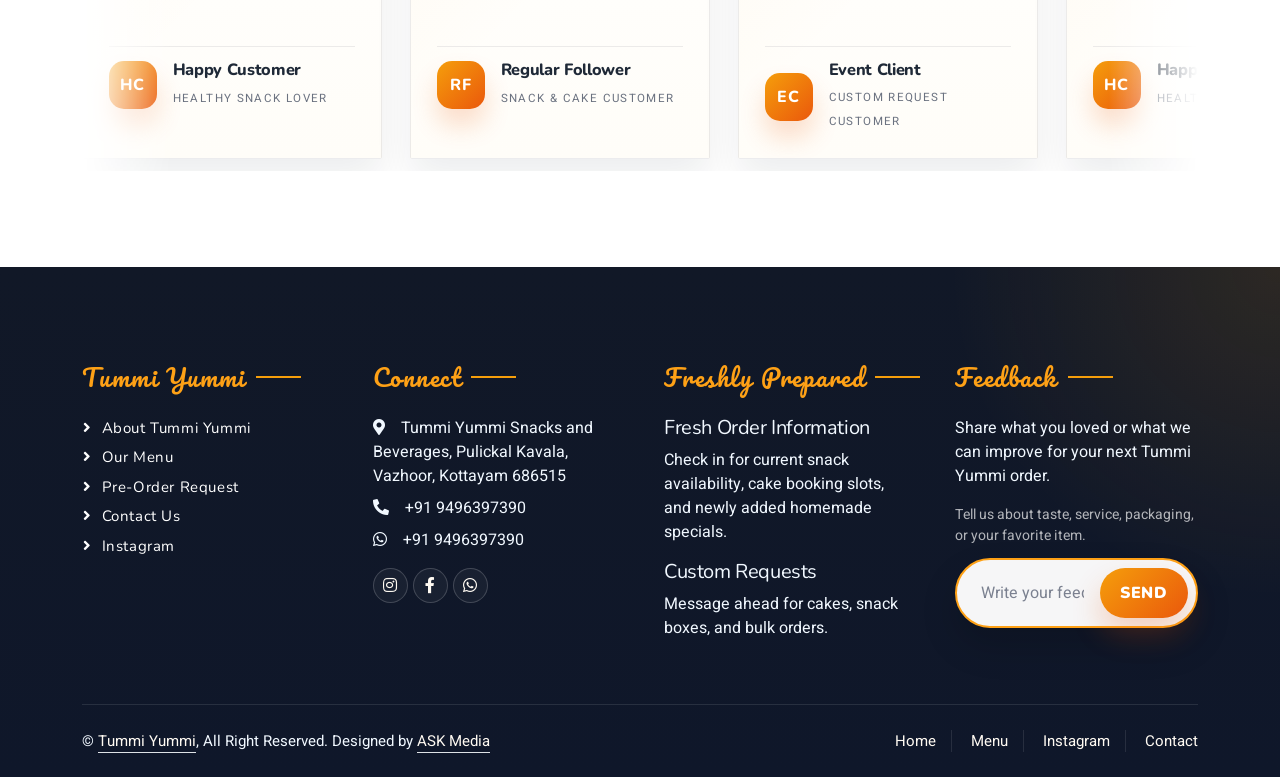
<file: booking.html>
<!DOCTYPE html>
<html lang="en">

<head>
    <meta name="google-site-verification" content="vwtyDgSD_BCzmoB4q0GLX1WYpSVao-8hkB_82YYfafU" />
    <meta charset="utf-8">
    <title>Pre-Order with Tummi Yummi | Homemade Food Requests</title>
    <meta content="width=device-width, initial-scale=1.0" name="viewport">
    <meta content="Tummi Yummi pre-order, homemade snacks, cakes, bulk orders, nourishing meals" name="keywords">
    <meta content="Send a pre-order request to Tummi Yummi for homemade snacks, nourishing meals, wholesome cakes, and beverage orders." name="description">

    <!-- Favicon -->
    <link href="assets/Logo.png" rel="icon">

    <!-- Google Web Fonts -->
    <link rel="preconnect" href="https://fonts.googleapis.com">
    <link rel="preconnect" href="https://fonts.gstatic.com" crossorigin>
    <link href="https://fonts.googleapis.com/css2?family=Heebo:wght@400;500;600&family=Nunito:wght@600;700;800&family=Pacifico&display=swap" rel="stylesheet">

    <!-- Icon Font Stylesheet -->
    <link href="https://cdnjs.cloudflare.com/ajax/libs/font-awesome/5.10.0/css/all.min.css" rel="stylesheet">
    <link href="https://cdn.jsdelivr.net/npm/bootstrap-icons@1.4.1/font/bootstrap-icons.css" rel="stylesheet">

    <!-- Libraries Stylesheet -->
    <link href="lib/animate/animate.min.css" rel="stylesheet">
    <link href="lib/tempusdominus/css/tempusdominus-bootstrap-4.min.css" rel="stylesheet" />

    <!-- Customized Bootstrap Stylesheet -->
    <link href="css/bootstrap.min.css" rel="stylesheet">

    <!-- Template Stylesheet -->
    <link href="css/style.css" rel="stylesheet">
</head>

<body>
    <div class="container-fluid bg-white p-0">
        <!-- Spinner Start -->
        <div id="spinner" class="show bg-white position-fixed translate-middle w-100 vh-100 top-50 start-50 d-flex align-items-center justify-content-center">
            <div class="spinner-border text-primary" style="width: 3rem; height: 3rem;" role="status">
                <span class="sr-only">Loading...</span>
            </div>
        </div>
        <!-- Spinner End -->


        <!-- Navbar & Hero Start -->
        <div class="container-fluid p-0">
            <div class="container position-relative p-0">
                <nav class="navbar navbar-expand-lg navbar-dark bg-dark p-3 py-lg-0">
                    <a href="" class="navbar-brand p-0">
                        <img src="assets/Logoo.png" alt="Tummi Yummi Logo">
                    </a>
                    <button class="navbar-toggler" type="button" data-bs-toggle="collapse" data-bs-target="#navbarCollapse">
                        <span class="fa fa-bars"></span>
                    </button>
                    <div class="collapse navbar-collapse" id="navbarCollapse">
                        <div class="navbar-nav ms-auto py-0 pe-4">
                            <a href="index.html" class="nav-item nav-link">Home</a>
                            <a href="about.html" class="nav-item nav-link">About</a>
                            <a href="menu.html" class="nav-item nav-link">Menu</a>
                            <div class="nav-item dropdown">
                                <a href="#" class="nav-link dropdown-toggle active" data-bs-toggle="dropdown">Pages</a>
                                <div class="dropdown-menu m-0">
                                    <a href="booking.html" class="dropdown-item active">Pre-Order</a>
                                    <a href="team.html" class="dropdown-item">Brand Values</a>
                                </div>
                            </div>
                            <a href="contact.html" class="nav-item nav-link">Contact</a>
                        </div>
                        <a href="https://www.instagram.com/tummi_yummi/" class="btn btn-primary py-2 px-4">Visit Instagram</a>
                    </div>
                </nav>
            </div>

            <div class="container-fluid py-5 bg-dark hero-header mb-5">
                <div class="container text-center my-5 pt-5 pb-4">
                    <h1 class="display-3 text-white mb-3 animated slideInDown">Pre-Order Request</h1>
                    <nav aria-label="breadcrumb">
                        <ol class="breadcrumb justify-content-center text-uppercase">
                            <li class="breadcrumb-item"><a href="#">Home</a></li>
                            <li class="breadcrumb-item"><a href="#">Pages</a></li>
                            <li class="breadcrumb-item text-white active" aria-current="page">Pre-Order</li>
                        </ol>
                    </nav>
                </div>
            </div>
        </div>
        <!-- Navbar & Hero End -->


        <!-- Reservation Start -->
        <div class="container-fluid py-5 wow fadeInUp booking-section" data-wow-delay="0.1s">
            <div class="container">
                <div class="row g-0">
                    <div class="col-md-5">
                        <div class="video">
                            <button type="button" class="btn-play" data-bs-toggle="modal" data-src="https://www.youtube.com/embed/DWRcNpR6Kdc" data-bs-target="#videoModal">
                                <span></span>
                            </button>
                        </div>
                    </div>
                    <div class="col-md-7 bg-dark d-flex align-items-center">
                        <div class="p-5 wow fadeInUp booking-form-panel" data-wow-delay="0.2s">
                            <h5 class="section-title ff-secondary text-start text-primary fw-normal">Pre-Order</h5>
                            <h1 class="text-white mb-4">Book Your Order in Advance</h1>
                            <p class="text-white mb-4">Planning a snack box, a beverage order, or a cake for a special day? Share your request here and reserve your Tummi Yummi order early.</p>
                            <form class="booking-whatsapp-form">
                                <div class="row g-3">
                                    <div class="col-md-6">
                                        <div class="form-floating">
                                            <input type="text" class="form-control" id="name" name="name" placeholder="Your Name" required>
                                            <label for="name">Your Name</label>
                                        </div>
                                    </div>
                                    <div class="col-md-6">
                                        <div class="form-floating">
                                            <input type="tel" class="form-control" id="contact" name="contact" placeholder="Your Contact" required>
                                            <label for="contact">Your Contact</label>
                                        </div>
                                    </div>
                                    <div class="col-md-6">
                                        <div class="form-floating">
                                            <input type="text" class="form-control" id="place" name="place" placeholder="Your Place" required>
                                            <label for="place">Your Place</label>
                                        </div>
                                    </div>
                                    <div class="col-md-6">
                                        <div class="form-floating date" id="date3" data-target-input="nearest">
                                            <input type="text" class="form-control datetimepicker-input" id="datetime" name="datetime" placeholder="Preferred Date & Time" data-target="#date3" data-toggle="datetimepicker" required />
                                            <label for="datetime">Preferred Date & Time</label>
                                        </div>
                                    </div>
                                    <div class="col-md-6">
                                        <div class="form-floating">
                                            <input type="text" class="form-control" id="itemName" name="itemName" placeholder="Item Name" required>
                                            <label for="itemName">Item Name</label>
                                        </div>
                                    </div>
                                    <div class="col-md-6">
                                        <div class="form-floating">
                                            <select class="form-select" id="itemCount" name="itemCount" required>
                                              <option value="1 nos">1 nos</option>
                                              <option value="2 nos">2 nos</option>
                                              <option value="3 nos">3 nos</option>
                                              <option value="4 nos">4 nos</option>
                                              <option value="5 nos">5 nos</option>
                                              <option value="6-10 nos">6-10 nos</option>
                                              <option value="10+ nos">10+ nos</option>
                                            </select>
                                            <label for="itemCount">Item Count</label>
                                        </div>
                                    </div>
                                    <div class="col-12">
                                        <div class="form-floating">
                                            <textarea class="form-control" placeholder="Tell us your menu choice, quantity, cake idea, or special request" id="message" name="message" style="height: 100px" required></textarea>
                                            <label for="message">Booking Details</label>
                                        </div>
                                    </div>
                                    <div class="col-12">
                                        <button class="btn btn-primary w-100 py-3" type="submit">Book Now</button>
                                    </div>
                                </div>
                            </form>
                        </div>
                    </div>
                </div>
            </div>
        </div>

        <div class="modal fade" id="videoModal" tabindex="-1" aria-labelledby="exampleModalLabel" aria-hidden="true">
            <div class="modal-dialog">
                <div class="modal-content rounded-0">
                    <div class="modal-header">
                        <h5 class="modal-title" id="exampleModalLabel">Tummi Yummi Story</h5>
                        <button type="button" class="btn-close" data-bs-dismiss="modal" aria-label="Close"></button>
                    </div>
                    <div class="modal-body">
                        <!-- 16:9 aspect ratio -->
                        <div class="ratio ratio-16x9">
                            <iframe class="embed-responsive-item" src="" id="video" allowfullscreen allowscriptaccess="always"
                                allow="autoplay"></iframe>
                        </div>
                    </div>
                </div>
            </div>
        </div>
        <!-- Reservation Start -->

        <!-- Testimonial Start -->
        <div class="container-fluid py-5 testimonial-section">
            <div class="container">
                <div class="text-center wow fadeInUp" data-wow-delay="0.1s">
                    <h5 class="section-title ff-secondary text-center text-primary fw-normal">Testimonials</h5>
                    <h1 class="mb-5">What Customers Love About Tummi Yummi</h1>
                </div>
                <div class="testimonial-slider wow fadeInUp" data-wow-delay="0.1s">
                    <div class="testimonial-track">
                        <div class="testimonial-slide">
                            <div class="testimonial-item rounded h-100">
                                <div class="p-4 p-lg-5">
                                    <div class="testimonial-quote-mark">
                                        <i class="fa fa-quote-left"></i>
                                    </div>
                                    <p class="mb-4">The snacks feel homemade in the best way. Everything tastes fresh, comforting, and much lighter than typical fast food options.</p>
                                    <div class="testimonial-meta">
                                        <div class="testimonial-badge">HC</div>
                                        <div>
                                            <h5 class="mb-1">Happy Customer</h5>
                                            <small>Healthy Snack Lover</small>
                                        </div>
                                    </div>
                                </div>
                            </div>
                        </div>
                        <div class="testimonial-slide">
                            <div class="testimonial-item rounded h-100">
                                <div class="p-4 p-lg-5">
                                    <div class="testimonial-quote-mark">
                                        <i class="fa fa-quote-left"></i>
                                    </div>
                                    <p class="mb-4">I love that Tummi Yummi offers both fresh snacks and sweet cake options. It feels perfect for daily cravings and small celebrations.</p>
                                    <div class="testimonial-meta">
                                        <div class="testimonial-badge">RF</div>
                                        <div>
                                            <h5 class="mb-1">Regular Follower</h5>
                                            <small>Snack &amp; Cake Customer</small>
                                        </div>
                                    </div>
                                </div>
                            </div>
                        </div>
                        <div class="testimonial-slide">
                            <div class="testimonial-item rounded h-100">
                                <div class="p-4 p-lg-5">
                                    <div class="testimonial-quote-mark">
                                        <i class="fa fa-quote-left"></i>
                                    </div>
                                    <p class="mb-4">The ordering experience feels warm and personal. It is easy to message, ask for something custom, and get exactly what suits the occasion.</p>
                                    <div class="testimonial-meta">
                                        <div class="testimonial-badge">EC</div>
                                        <div>
                                            <h5 class="mb-1">Event Client</h5>
                                            <small>Custom Request Customer</small>
                                        </div>
                                    </div>
                                </div>
                            </div>
                        </div>
                        <div class="testimonial-slide" aria-hidden="true">
                            <div class="testimonial-item rounded h-100">
                                <div class="p-4 p-lg-5">
                                    <div class="testimonial-quote-mark">
                                        <i class="fa fa-quote-left"></i>
                                    </div>
                                    <p class="mb-4">The snacks feel homemade in the best way. Everything tastes fresh, comforting, and much lighter than typical fast food options.</p>
                                    <div class="testimonial-meta">
                                        <div class="testimonial-badge">HC</div>
                                        <div>
                                            <h5 class="mb-1">Happy Customer</h5>
                                            <small>Healthy Snack Lover</small>
                                        </div>
                                    </div>
                                </div>
                            </div>
                        </div>
                        <div class="testimonial-slide" aria-hidden="true">
                            <div class="testimonial-item rounded h-100">
                                <div class="p-4 p-lg-5">
                                    <div class="testimonial-quote-mark">
                                        <i class="fa fa-quote-left"></i>
                                    </div>
                                    <p class="mb-4">I love that Tummi Yummi offers both fresh snacks and sweet cake options. It feels perfect for daily cravings and small celebrations.</p>
                                    <div class="testimonial-meta">
                                        <div class="testimonial-badge">RF</div>
                                        <div>
                                            <h5 class="mb-1">Regular Follower</h5>
                                            <small>Snack &amp; Cake Customer</small>
                                        </div>
                                    </div>
                                </div>
                            </div>
                        </div>
                        <div class="testimonial-slide" aria-hidden="true">
                            <div class="testimonial-item rounded h-100">
                                <div class="p-4 p-lg-5">
                                    <div class="testimonial-quote-mark">
                                        <i class="fa fa-quote-left"></i>
                                    </div>
                                    <p class="mb-4">The ordering experience feels warm and personal. It is easy to message, ask for something custom, and get exactly what suits the occasion.</p>
                                    <div class="testimonial-meta">
                                        <div class="testimonial-badge">EC</div>
                                        <div>
                                            <h5 class="mb-1">Event Client</h5>
                                            <small>Custom Request Customer</small>
                                        </div>
                                    </div>
                                </div>
                            </div>
                        </div>
                    </div>
                </div>
            </div>
        </div>
        <!-- Testimonial End -->
        

        <!-- Footer Start -->
        <div class="container-fluid bg-dark text-light footer pt-5 mt-5 wow fadeIn" data-wow-delay="0.1s">
            <div class="container py-5">
                <div class="row g-5">
                    <div class="col-lg-3 col-md-6">
                        <h4 class="section-title ff-secondary text-start text-primary fw-normal mb-4">Tummi Yummi</h4>
                        <a class="btn btn-link" href="about.html">About Tummi Yummi</a>
                        <a class="btn btn-link" href="menu.html">Our Menu</a>
                        <a class="btn btn-link" href="booking.html">Pre-Order Request</a>
                        <a class="btn btn-link" href="contact.html">Contact Us</a>
                        <a class="btn btn-link" href="https://www.instagram.com/tummi_yummi/">Instagram</a>
                    </div>
                    <div class="col-lg-3 col-md-6">
                        <h4 class="section-title ff-secondary text-start text-primary fw-normal mb-4">Connect</h4>
                        <p class="mb-2"><i class="fa fa-map-marker-alt me-3"></i>Tummi Yummi Snacks and Beverages, Pulickal Kavala, Vazhoor, Kottayam 686515</p>
                        <p class="mb-2"><i class="fa fa-phone-alt me-3"></i>+91 9496397390</p>
                        <p class="mb-2"><i class="fab fa-whatsapp me-3"></i>+91 9496397390</p>
                        <div class="d-flex pt-2">
                            <a class="btn btn-outline-light btn-social" href="https://www.instagram.com/tummi_yummi/"><i class="fab fa-instagram"></i></a>
                            <a class="btn btn-outline-light btn-social" href="https://www.facebook.com/share/1EEYyZPiGt/"><i class="fab fa-facebook-f"></i></a>
                            <a class="btn btn-outline-light btn-social" href="https://wa.me/919496397390"><i class="fab fa-whatsapp"></i></a>
                        </div>
                    </div>
                    <div class="col-lg-3 col-md-6">
                        <h4 class="section-title ff-secondary text-start text-primary fw-normal mb-4">Freshly Prepared</h4>
                        <h5 class="text-light fw-normal">Fresh Order Information</h5>
                        <p>Check in for current snack availability, cake booking slots, and newly added homemade specials.</p>
                        <h5 class="text-light fw-normal">Custom Requests</h5>
                        <p>Message ahead for cakes, snack boxes, and bulk orders.</p>
                    </div>
                    <div class="col-lg-3 col-md-6">
                        <h4 class="section-title ff-secondary text-start text-primary fw-normal mb-4">Feedback</h4>
                        <p>Share what you loved or what we can improve for your next Tummi Yummi order.</p>
                        <form class="footer-feedback-form" data-whatsapp-number="919496397390">
                            <small class="footer-feedback-hint">Tell us about taste, service, packaging, or your favorite item.</small>
                            <div class="footer-feedback-control">
                                <input class="form-control border-primary w-100 py-3 ps-4 pe-5" type="text" name="feedback" placeholder="Write your feedback here" aria-label="Feedback" required>
                                <button type="submit" class="btn btn-primary py-2">Send</button>
                            </div>
                        </form>
                    </div>
                </div>
            </div>
            <div class="container">
                <div class="copyright">
                    <div class="row">
                        <div class="col-md-6 text-center text-md-start mb-3 mb-md-0">
                            &copy; <a class="border-bottom" href="#">Tummi Yummi</a>, All Right Reserved. 							
                            Designed by <a class="border-bottom" href="https://flourishing-taffy-15126c.netlify.app/">ASK Media</a>
                        </div>
                        <div class="col-md-6 text-center text-md-end">
                            <div class="footer-menu">
                                <a href="index.html">Home</a>
                                <a href="menu.html">Menu</a>
                                <a href="https://www.instagram.com/tummi_yummi/">Instagram</a>
                                <a href="contact.html">Contact</a>
                            </div>
                        </div>
                    </div>
                </div>
            </div>
        </div>
        <!-- Footer End -->


        <!-- Back to Top -->
        <a href="#" class="btn btn-lg btn-primary btn-lg-square back-to-top"><i class="bi bi-arrow-up"></i></a>
    </div>

    <!-- JavaScript Libraries -->
    <script src="https://code.jquery.com/jquery-3.4.1.min.js"></script>
    <script src="https://cdn.jsdelivr.net/npm/bootstrap@5.0.0/dist/js/bootstrap.bundle.min.js"></script>
    <script src="lib/wow/wow.min.js"></script>
    <script src="lib/easing/easing.min.js"></script>
    <script src="lib/waypoints/waypoints.min.js"></script>
    <script src="lib/counterup/counterup.min.js"></script>
    <script src="lib/tempusdominus/js/moment.min.js"></script>
    <script src="lib/tempusdominus/js/moment-timezone.min.js"></script>
    <script src="lib/tempusdominus/js/tempusdominus-bootstrap-4.min.js"></script>

    <!-- Template Javascript -->
    <script src="js/main.js"></script>
</body>

</html>
</file>
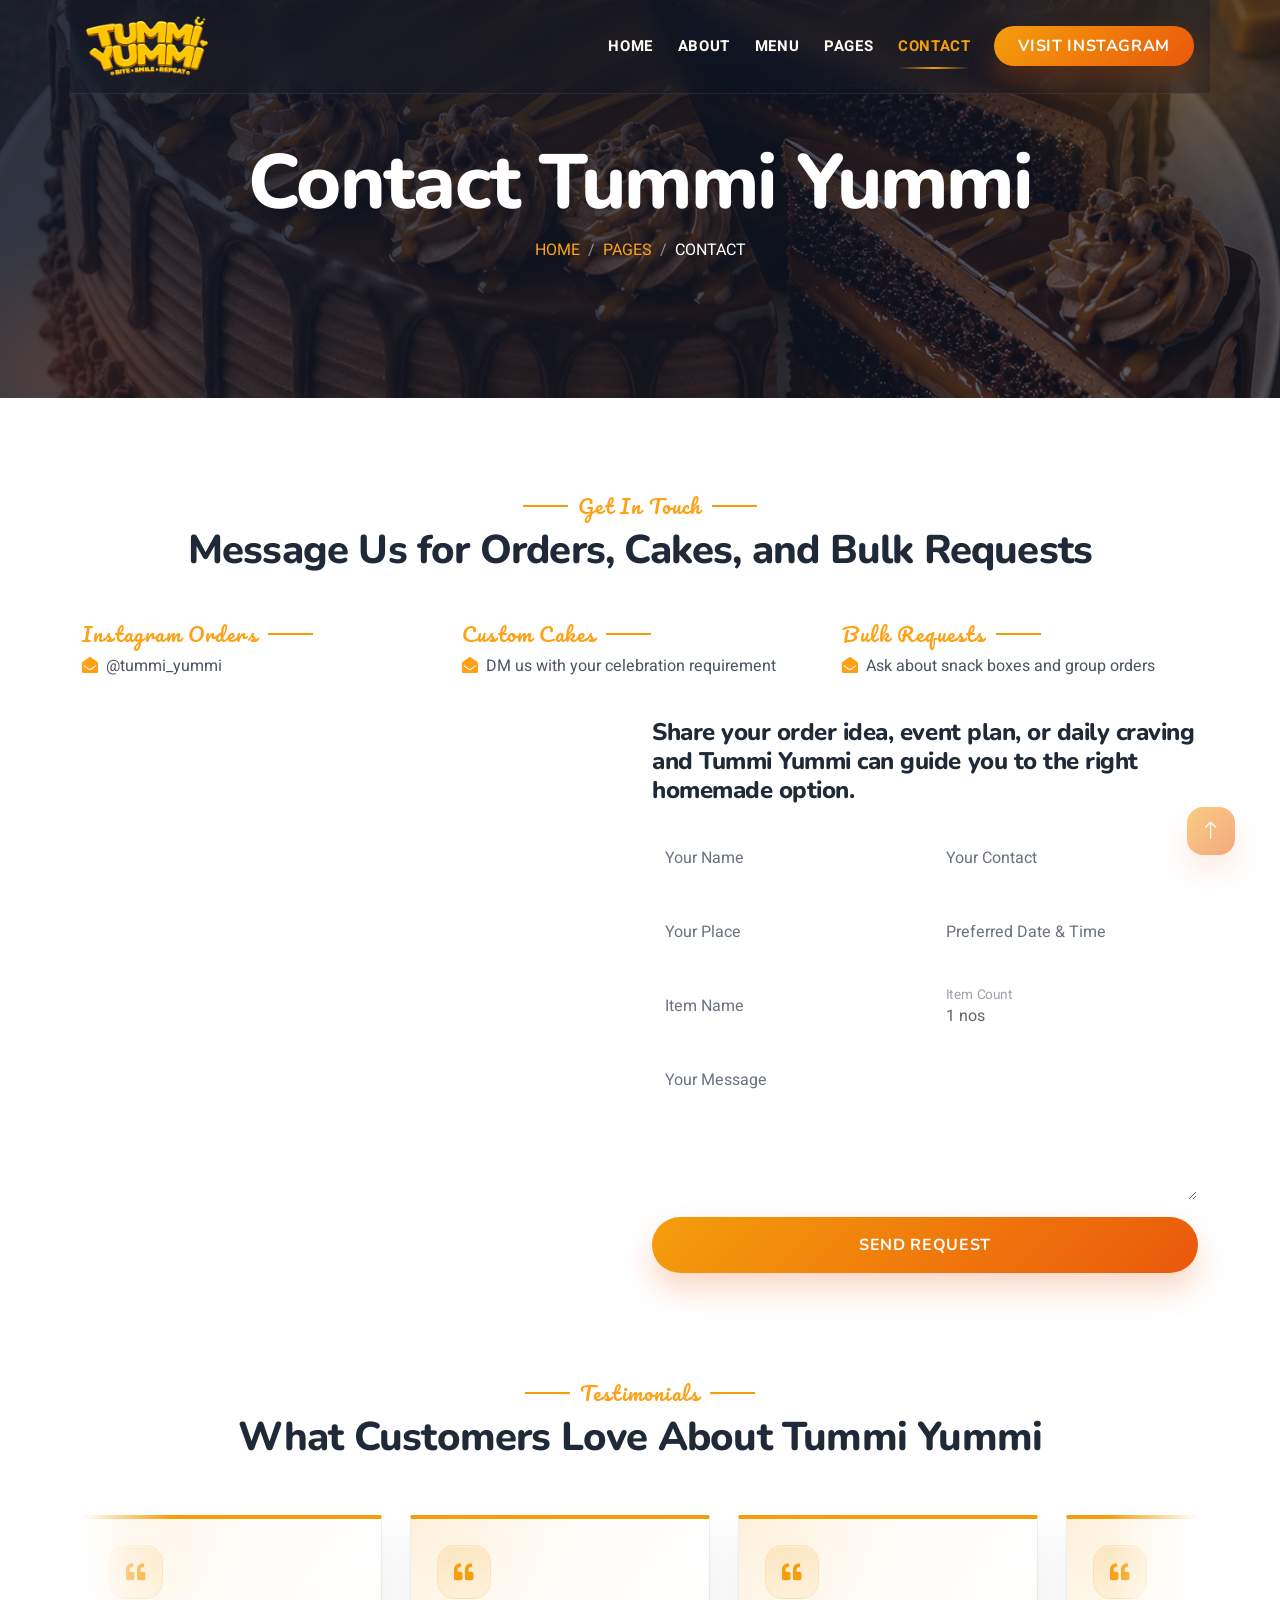
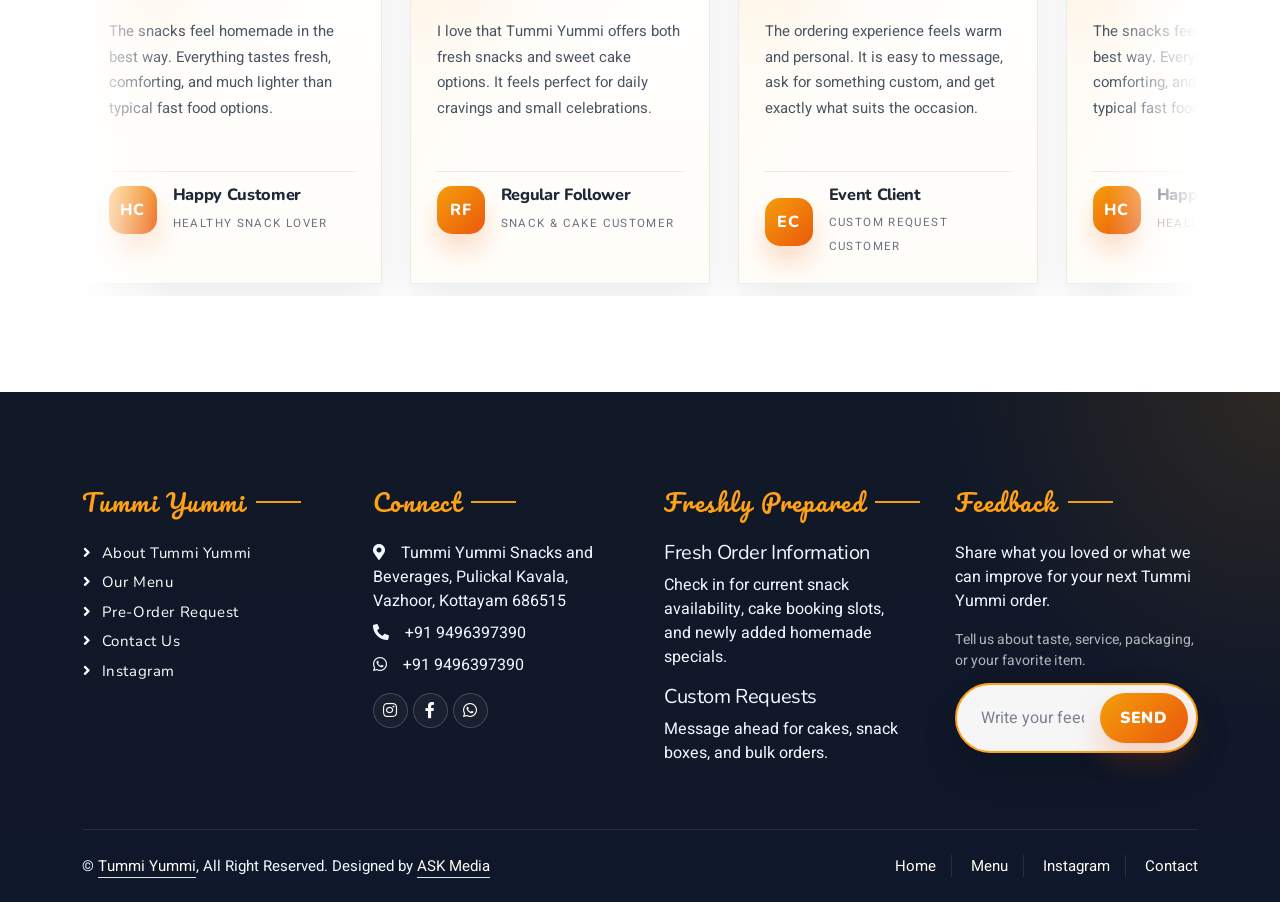
<file: contact.html>
<!DOCTYPE html>
<html lang="en">

<head>
    <meta charset="utf-8">
    <meta name="google-site-verification" content="vwtyDgSD_BCzmoB4q0GLX1WYpSVao-8hkB_82YYfafU" />
    <title>Contact Tummi Yummi | Order and Enquiries</title>
    <meta content="width=device-width, initial-scale=1.0" name="viewport">
    <meta content="contact Tummi Yummi, Instagram orders, homemade snacks, cakes, beverages" name="keywords">
    <meta content="Contact Tummi Yummi for homemade snacks, nourishing meals, wholesome cakes, beverages, and bulk order enquiries." name="description">

    <!-- Favicon -->
    <link href="assets/Logo.png" rel="icon">

    <!-- Google Web Fonts -->
    <link rel="preconnect" href="https://fonts.googleapis.com">
    <link rel="preconnect" href="https://fonts.gstatic.com" crossorigin>
    <link href="https://fonts.googleapis.com/css2?family=Heebo:wght@400;500;600&family=Nunito:wght@600;700;800&family=Pacifico&display=swap" rel="stylesheet">

    <!-- Icon Font Stylesheet -->
    <link href="https://cdnjs.cloudflare.com/ajax/libs/font-awesome/5.10.0/css/all.min.css" rel="stylesheet">
    <link href="https://cdn.jsdelivr.net/npm/bootstrap-icons@1.4.1/font/bootstrap-icons.css" rel="stylesheet">

    <!-- Libraries Stylesheet -->
    <link href="lib/animate/animate.min.css" rel="stylesheet">
    <link href="lib/tempusdominus/css/tempusdominus-bootstrap-4.min.css" rel="stylesheet" />

    <!-- Customized Bootstrap Stylesheet -->
    <link href="css/bootstrap.min.css" rel="stylesheet">

    <!-- Template Stylesheet -->
    <link href="css/style.css" rel="stylesheet">
</head>

<body>
    <div class="container-fluid bg-white p-0">
        <!-- Spinner Start -->
        <div id="spinner" class="show bg-white position-fixed translate-middle w-100 vh-100 top-50 start-50 d-flex align-items-center justify-content-center">
            <div class="spinner-border text-primary" style="width: 3rem; height: 3rem;" role="status">
                <span class="sr-only">Loading...</span>
            </div>
        </div>
        <!-- Spinner End -->


        <!-- Navbar & Hero Start -->
        <div class="container-fluid p-0">
            <div class="container position-relative p-0">
                <nav class="navbar navbar-expand-lg navbar-dark bg-dark p-3 py-lg-0">
                    <a href="" class="navbar-brand p-0">
                        <img src="assets/Logoo.png" alt="Tummi Yummi Logo">
                    </a>
                    <button class="navbar-toggler" type="button" data-bs-toggle="collapse" data-bs-target="#navbarCollapse">
                        <span class="fa fa-bars"></span>
                    </button>
                    <div class="collapse navbar-collapse" id="navbarCollapse">
                        <div class="navbar-nav ms-auto py-0 pe-4">
                            <a href="index.html" class="nav-item nav-link">Home</a>
                            <a href="about.html" class="nav-item nav-link">About</a>
                            <a href="menu.html" class="nav-item nav-link">Menu</a>
                            <div class="nav-item dropdown">
                                <a href="#" class="nav-link dropdown-toggle" data-bs-toggle="dropdown">Pages</a>
                                <div class="dropdown-menu m-0">
                                    <a href="booking.html" class="dropdown-item">Pre-Order</a>
                                    <a href="team.html" class="dropdown-item">Brand Values</a>
                                </div>
                            </div>
                            <a href="contact.html" class="nav-item nav-link active">Contact</a>
                        </div>
                        <a href="https://www.instagram.com/tummi_yummi/" class="btn btn-primary py-2 px-4">Visit Instagram</a>
                    </div>
                </nav>
            </div>

            <div class="container-fluid py-5 bg-dark hero-header mb-5">
                <div class="container text-center my-5 pt-5 pb-4">
                    <h1 class="display-3 text-white mb-3 animated slideInDown">Contact Tummi Yummi</h1>
                    <nav aria-label="breadcrumb">
                        <ol class="breadcrumb justify-content-center text-uppercase">
                            <li class="breadcrumb-item"><a href="#">Home</a></li>
                            <li class="breadcrumb-item"><a href="#">Pages</a></li>
                            <li class="breadcrumb-item text-white active" aria-current="page">Contact</li>
                        </ol>
                    </nav>
                </div>
            </div>
        </div>
        <!-- Navbar & Hero End -->


        <!-- Contact Start -->
        <div class="container-fluid py-5">
            <div class="container">
                <div class="text-center wow fadeInUp" data-wow-delay="0.1s">
                    <h5 class="section-title ff-secondary text-center text-primary fw-normal">Get In Touch</h5>
                    <h1 class="mb-5">Message Us for Orders, Cakes, and Bulk Requests</h1>
                </div>
                <div class="row g-4">
                    <div class="col-12">
                        <div class="row gy-4">
                            <div class="col-md-4">
                                <h5 class="section-title ff-secondary fw-normal text-start text-primary">Instagram Orders</h5>
                                <p><i class="fa fa-envelope-open text-primary me-2"></i>@tummi_yummi</p>
                            </div>
                            <div class="col-md-4">
                                <h5 class="section-title ff-secondary fw-normal text-start text-primary">Custom Cakes</h5>
                                <p><i class="fa fa-envelope-open text-primary me-2"></i>DM us with your celebration requirement</p>
                            </div>
                            <div class="col-md-4">
                                <h5 class="section-title ff-secondary fw-normal text-start text-primary">Bulk Requests</h5>
                                <p><i class="fa fa-envelope-open text-primary me-2"></i>Ask about snack boxes and group orders</p>
                            </div>
                        </div>
                    </div>
                    <div class="col-md-6 wow fadeIn" data-wow-delay="0.1s">
                        <iframe src="https://www.google.com/maps/embed?pb=!1m26!1m12!1m3!1d503237.6703642002!2d76.1575454636133!3d9.804570648526454!2m3!1f0!2f0!3f0!3m2!1i1024!2i768!4f13.1!4m11!3e6!4m3!3m2!1d10.04194!2d76.28913709999999!4m5!1s0x3b063350411056c1%3A0x1760479c969c49f0!2sTummi%20Yummi%20Snacks%20%26%20Beverages%2C%20Building%20No.%2015%2C%20312%20A%2C%20P%20O%2C%20Pulickal%20Kavala%2C%20Vazhoor%2C%20Kerala%20686515!3m2!1d9.5645221!2d76.6875457!5e0!3m2!1sen!2sin!4v1781042451839!5m2!1sen!2sin" width="550" height="560" style="border:0;" allowfullscreen="" loading="lazy" referrerpolicy="no-referrer-when-downgrade"></iframe>
                    </div>
                    <div class="col-md-6">
                        <div class="wow fadeInUp" data-wow-delay="0.2s">
                            <h4 class="mb-4">Share your order idea, event plan, or daily craving and Tummi Yummi can guide you to the right homemade option.</h4>
                            <form class="booking-whatsapp-form">
                                <div class="row g-3">
                                    <div class="col-md-6">
                                        <div class="form-floating">
                                            <input type="text" class="form-control" id="name" name="name" placeholder="Your Name" required>
                                            <label for="name">Your Name</label>
                                        </div>
                                    </div>
                                    <div class="col-md-6">
                                        <div class="form-floating">
                                            <input type="tel" class="form-control" id="contact" name="contact" placeholder="Your Contact" required>
                                            <label for="contact">Your Contact</label>
                                        </div>
                                    </div>
                                    <div class="col-md-6">
                                        <div class="form-floating">
                                            <input type="text" class="form-control" id="place" name="place" placeholder="Your Place" required>
                                            <label for="place">Your Place</label>
                                        </div>
                                    </div>
                                    <div class="col-md-6">
                                        <div class="form-floating date" id="date3" data-target-input="nearest">
                                            <input type="text" class="form-control datetimepicker-input" id="datetime" name="datetime" placeholder="Preferred Date & Time" data-target="#date3" data-toggle="datetimepicker" required />
                                            <label for="datetime">Preferred Date & Time</label>
                                        </div>
                                    </div>
                                    <div class="col-md-6">
                                        <div class="form-floating">
                                            <input type="text" class="form-control" id="itemName" name="itemName" placeholder="Item Name" required>
                                            <label for="itemName">Item Name</label>
                                        </div>
                                    </div>
                                    <div class="col-md-6">
                                        <div class="form-floating">
                                            <select class="form-select" id="itemCount" name="itemCount" required>
                                              <option value="1 nos">1 nos</option>
                                              <option value="2 nos">2 nos</option>
                                              <option value="3 nos">3 nos</option>
                                              <option value="4 nos">4 nos</option>
                                              <option value="5 nos">5 nos</option>
                                              <option value="6-10 nos">6-10 nos</option>
                                              <option value="10+ nos">10+ nos</option>
                                            </select>
                                            <label for="itemCount">Item Count</label>
                                        </div>
                                    </div>
                                    <div class="col-12">
                                        <div class="form-floating">
                                            <textarea class="form-control" placeholder="Leave your order details, quantity, or preferred date" id="message" name="message" style="height: 150px" required></textarea>
                                            <label for="message">Your Message</label>
                                        </div>
                                    </div>
                                    <div class="col-12">
                                        <button class="btn btn-primary w-100 py-3" type="submit">Send Request</button>
                                    </div>
                                </div>
                            </form>
                        </div>
                    </div>
                </div>
            </div>
        </div>
        <!-- Contact End -->

        <!-- Testimonial Start -->
        <div class="container-fluid py-5 testimonial-section">
            <div class="container">
                <div class="text-center wow fadeInUp" data-wow-delay="0.1s">
                    <h5 class="section-title ff-secondary text-center text-primary fw-normal">Testimonials</h5>
                    <h1 class="mb-5">What Customers Love About Tummi Yummi</h1>
                </div>
                <div class="testimonial-slider wow fadeInUp" data-wow-delay="0.1s">
                    <div class="testimonial-track">
                        <div class="testimonial-slide">
                            <div class="testimonial-item rounded h-100">
                                <div class="p-4 p-lg-5">
                                    <div class="testimonial-quote-mark">
                                        <i class="fa fa-quote-left"></i>
                                    </div>
                                    <p class="mb-4">The snacks feel homemade in the best way. Everything tastes fresh, comforting, and much lighter than typical fast food options.</p>
                                    <div class="testimonial-meta">
                                        <div class="testimonial-badge">HC</div>
                                        <div>
                                            <h5 class="mb-1">Happy Customer</h5>
                                            <small>Healthy Snack Lover</small>
                                        </div>
                                    </div>
                                </div>
                            </div>
                        </div>
                        <div class="testimonial-slide">
                            <div class="testimonial-item rounded h-100">
                                <div class="p-4 p-lg-5">
                                    <div class="testimonial-quote-mark">
                                        <i class="fa fa-quote-left"></i>
                                    </div>
                                    <p class="mb-4">I love that Tummi Yummi offers both fresh snacks and sweet cake options. It feels perfect for daily cravings and small celebrations.</p>
                                    <div class="testimonial-meta">
                                        <div class="testimonial-badge">RF</div>
                                        <div>
                                            <h5 class="mb-1">Regular Follower</h5>
                                            <small>Snack &amp; Cake Customer</small>
                                        </div>
                                    </div>
                                </div>
                            </div>
                        </div>
                        <div class="testimonial-slide">
                            <div class="testimonial-item rounded h-100">
                                <div class="p-4 p-lg-5">
                                    <div class="testimonial-quote-mark">
                                        <i class="fa fa-quote-left"></i>
                                    </div>
                                    <p class="mb-4">The ordering experience feels warm and personal. It is easy to message, ask for something custom, and get exactly what suits the occasion.</p>
                                    <div class="testimonial-meta">
                                        <div class="testimonial-badge">EC</div>
                                        <div>
                                            <h5 class="mb-1">Event Client</h5>
                                            <small>Custom Request Customer</small>
                                        </div>
                                    </div>
                                </div>
                            </div>
                        </div>
                        <div class="testimonial-slide" aria-hidden="true">
                            <div class="testimonial-item rounded h-100">
                                <div class="p-4 p-lg-5">
                                    <div class="testimonial-quote-mark">
                                        <i class="fa fa-quote-left"></i>
                                    </div>
                                    <p class="mb-4">The snacks feel homemade in the best way. Everything tastes fresh, comforting, and much lighter than typical fast food options.</p>
                                    <div class="testimonial-meta">
                                        <div class="testimonial-badge">HC</div>
                                        <div>
                                            <h5 class="mb-1">Happy Customer</h5>
                                            <small>Healthy Snack Lover</small>
                                        </div>
                                    </div>
                                </div>
                            </div>
                        </div>
                        <div class="testimonial-slide" aria-hidden="true">
                            <div class="testimonial-item rounded h-100">
                                <div class="p-4 p-lg-5">
                                    <div class="testimonial-quote-mark">
                                        <i class="fa fa-quote-left"></i>
                                    </div>
                                    <p class="mb-4">I love that Tummi Yummi offers both fresh snacks and sweet cake options. It feels perfect for daily cravings and small celebrations.</p>
                                    <div class="testimonial-meta">
                                        <div class="testimonial-badge">RF</div>
                                        <div>
                                            <h5 class="mb-1">Regular Follower</h5>
                                            <small>Snack &amp; Cake Customer</small>
                                        </div>
                                    </div>
                                </div>
                            </div>
                        </div>
                        <div class="testimonial-slide" aria-hidden="true">
                            <div class="testimonial-item rounded h-100">
                                <div class="p-4 p-lg-5">
                                    <div class="testimonial-quote-mark">
                                        <i class="fa fa-quote-left"></i>
                                    </div>
                                    <p class="mb-4">The ordering experience feels warm and personal. It is easy to message, ask for something custom, and get exactly what suits the occasion.</p>
                                    <div class="testimonial-meta">
                                        <div class="testimonial-badge">EC</div>
                                        <div>
                                            <h5 class="mb-1">Event Client</h5>
                                            <small>Custom Request Customer</small>
                                        </div>
                                    </div>
                                </div>
                            </div>
                        </div>
                    </div>
                </div>
            </div>
        </div>
        <!-- Testimonial End -->


        <!-- Footer Start -->
        <div class="container-fluid bg-dark text-light footer pt-5 mt-5 wow fadeIn" data-wow-delay="0.1s">
            <div class="container py-5">
                <div class="row g-5">
                    <div class="col-lg-3 col-md-6">
                        <h4 class="section-title ff-secondary text-start text-primary fw-normal mb-4">Tummi Yummi</h4>
                        <a class="btn btn-link" href="about.html">About Tummi Yummi</a>
                        <a class="btn btn-link" href="menu.html">Our Menu</a>
                        <a class="btn btn-link" href="booking.html">Pre-Order Request</a>
                        <a class="btn btn-link" href="contact.html">Contact Us</a>
                        <a class="btn btn-link" href="https://www.instagram.com/tummi_yummi/">Instagram</a>
                    </div>
                    <div class="col-lg-3 col-md-6">
                        <h4 class="section-title ff-secondary text-start text-primary fw-normal mb-4">Connect</h4>
                        <p class="mb-2"><i class="fa fa-map-marker-alt me-3"></i>Tummi Yummi Snacks and Beverages, Pulickal Kavala, Vazhoor, Kottayam 686515</p>
                        <p class="mb-2"><i class="fa fa-phone-alt me-3"></i>+91 9496397390</p>
                        <p class="mb-2"><i class="fab fa-whatsapp me-3"></i>+91 9496397390</p>
                        <div class="d-flex pt-2">
                            <a class="btn btn-outline-light btn-social" href="https://www.instagram.com/tummi_yummi/"><i class="fab fa-instagram"></i></a>
                            <a class="btn btn-outline-light btn-social" href="https://www.facebook.com/share/1EEYyZPiGt/"><i class="fab fa-facebook-f"></i></a>
                            <a class="btn btn-outline-light btn-social" href="https://wa.me/919496397390"><i class="fab fa-whatsapp"></i></a>
                        </div>
                    </div>
                    <div class="col-lg-3 col-md-6">
                        <h4 class="section-title ff-secondary text-start text-primary fw-normal mb-4">Freshly Prepared</h4>
                        <h5 class="text-light fw-normal">Fresh Order Information</h5>
                        <p>Check in for current snack availability, cake booking slots, and newly added homemade specials.</p>
                        <h5 class="text-light fw-normal">Custom Requests</h5>
                        <p>Message ahead for cakes, snack boxes, and bulk orders.</p>
                    </div>
                    <div class="col-lg-3 col-md-6">
                        <h4 class="section-title ff-secondary text-start text-primary fw-normal mb-4">Feedback</h4>
                        <p>Share what you loved or what we can improve for your next Tummi Yummi order.</p>
                        <form class="footer-feedback-form" data-whatsapp-number="919496397390">
                            <small class="footer-feedback-hint">Tell us about taste, service, packaging, or your favorite item.</small>
                            <div class="footer-feedback-control">
                                <input class="form-control border-primary w-100 py-3 ps-4 pe-5" type="text" name="feedback" placeholder="Write your feedback here" aria-label="Feedback" required>
                                <button type="submit" class="btn btn-primary py-2">Send</button>
                            </div>
                        </form>
                    </div>
                </div>
            </div>
            <div class="container">
                <div class="copyright">
                    <div class="row">
                        <div class="col-md-6 text-center text-md-start mb-3 mb-md-0">
                            &copy; <a class="border-bottom" href="#">Tummi Yummi</a>, All Right Reserved. 							
                            Designed by <a class="border-bottom" href="https://flourishing-taffy-15126c.netlify.app/">ASK Media</a>
                        </div>
                        <div class="col-md-6 text-center text-md-end">
                            <div class="footer-menu">
                                <a href="index.html">Home</a>
                                <a href="menu.html">Menu</a>
                                <a href="https://www.instagram.com/tummi_yummi/">Instagram</a>
                                <a href="contact.html">Contact</a>
                            </div>
                        </div>
                    </div>
                </div>
            </div>
        </div>
        <!-- Footer End -->


        <!-- Back to Top -->
        <a href="#" class="btn btn-lg btn-primary btn-lg-square back-to-top"><i class="bi bi-arrow-up"></i></a>
    </div>

    <!-- JavaScript Libraries -->
    <script src="https://code.jquery.com/jquery-3.4.1.min.js"></script>
    <script src="https://cdn.jsdelivr.net/npm/bootstrap@5.0.0/dist/js/bootstrap.bundle.min.js"></script>
    <script src="lib/wow/wow.min.js"></script>
    <script src="lib/easing/easing.min.js"></script>
    <script src="lib/waypoints/waypoints.min.js"></script>
    <script src="lib/counterup/counterup.min.js"></script>
    <script src="lib/tempusdominus/js/moment.min.js"></script>
    <script src="lib/tempusdominus/js/moment-timezone.min.js"></script>
    <script src="lib/tempusdominus/js/tempusdominus-bootstrap-4.min.js"></script>

    <!-- Template Javascript -->
    <script src="js/main.js"></script>
</body>

</html>
</file>
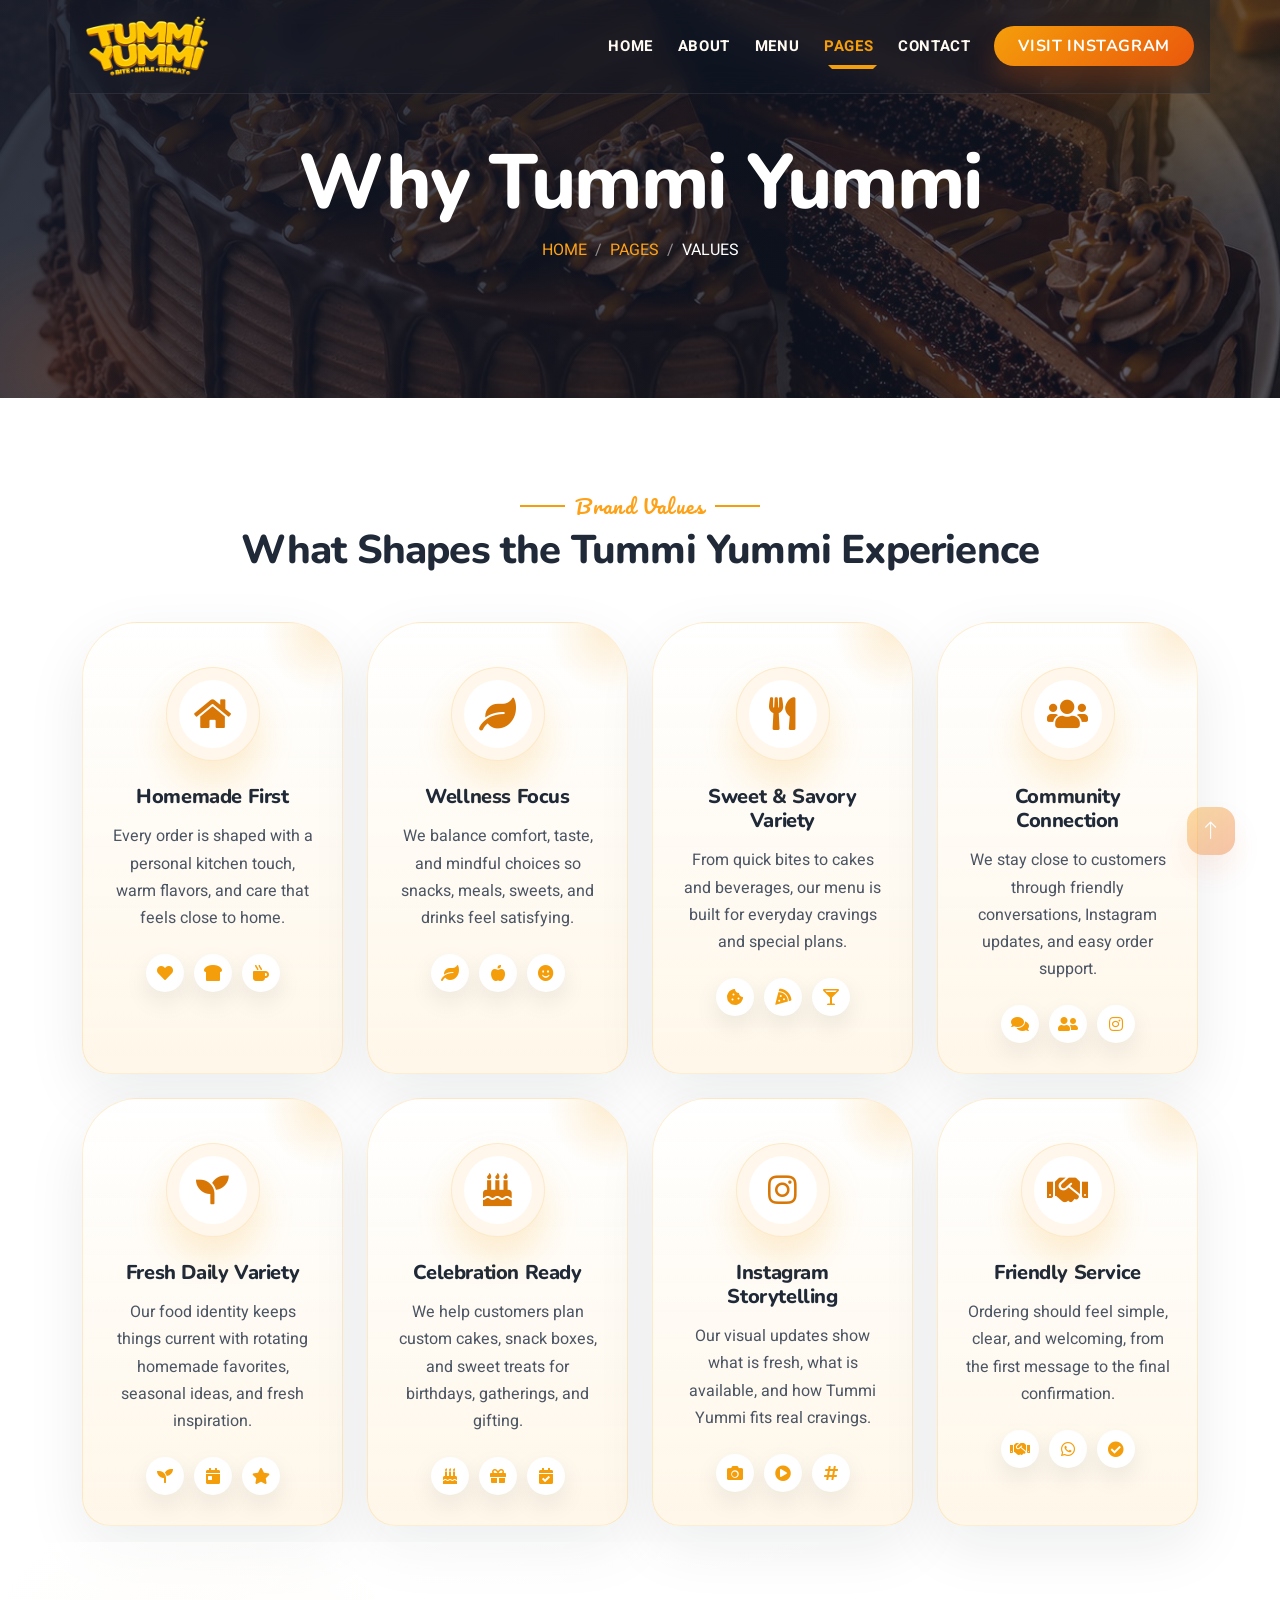
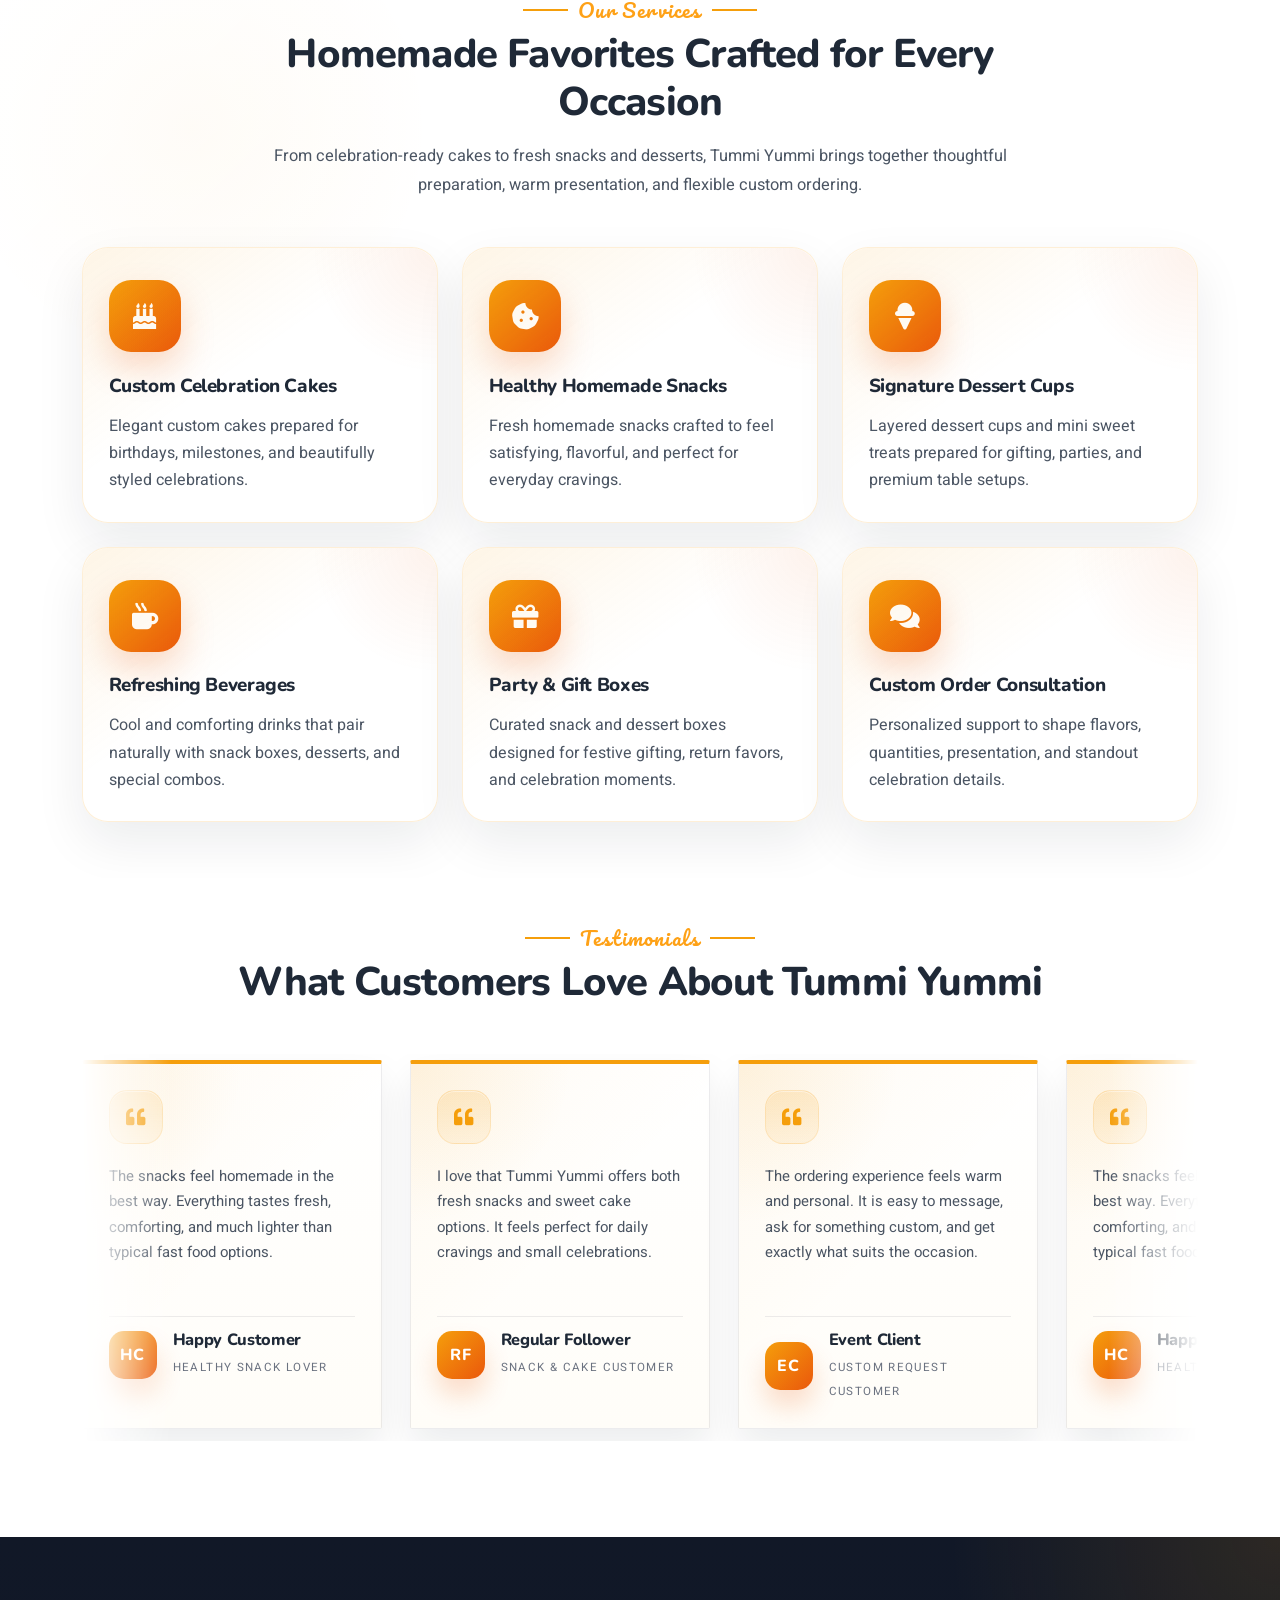
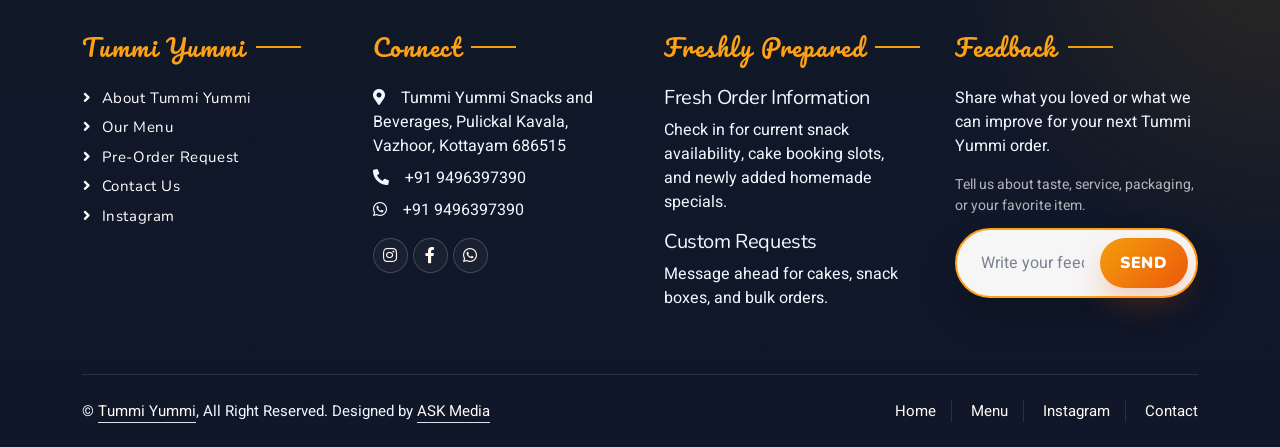
<file: team.html>
<!DOCTYPE html>
<html lang="en">

<head>
    <meta name="google-site-verification" content="vwtyDgSD_BCzmoB4q0GLX1WYpSVao-8hkB_82YYfafU" />
    <meta charset="utf-8">
    <title>Tummi Yummi Values | Homemade Food with Heart</title>
    <meta content="width=device-width, initial-scale=1.0" name="viewport">
    <meta content="Tummi Yummi values, homemade food, healthy snacks, wholesome cakes, nourishing meals" name="keywords">
    <meta content="See what defines Tummi Yummi: homemade recipes, wellness-minded food, wholesome variety, and a growing Instagram community." name="description">

    <!-- Favicon -->
    <link href="assets/Logo.png" rel="icon">

    <!-- Google Web Fonts -->
    <link rel="preconnect" href="https://fonts.googleapis.com">
    <link rel="preconnect" href="https://fonts.gstatic.com" crossorigin>
    <link href="https://fonts.googleapis.com/css2?family=Heebo:wght@400;500;600&family=Nunito:wght@600;700;800&family=Pacifico&display=swap" rel="stylesheet">

    <!-- Icon Font Stylesheet -->
    <link href="https://cdnjs.cloudflare.com/ajax/libs/font-awesome/5.10.0/css/all.min.css" rel="stylesheet">
    <link href="https://cdn.jsdelivr.net/npm/bootstrap-icons@1.4.1/font/bootstrap-icons.css" rel="stylesheet">

    <!-- Libraries Stylesheet -->
    <link href="lib/animate/animate.min.css" rel="stylesheet">
    <link href="lib/tempusdominus/css/tempusdominus-bootstrap-4.min.css" rel="stylesheet" />

    <!-- Customized Bootstrap Stylesheet -->
    <link href="css/bootstrap.min.css" rel="stylesheet">

    <!-- Template Stylesheet -->
    <link href="css/style.css" rel="stylesheet">
</head>

<body>
    <div class="container-fluid bg-white p-0">
        <!-- Spinner Start -->
        <div id="spinner" class="show bg-white position-fixed translate-middle w-100 vh-100 top-50 start-50 d-flex align-items-center justify-content-center">
            <div class="spinner-border text-primary" style="width: 3rem; height: 3rem;" role="status">
                <span class="sr-only">Loading...</span>
            </div>
        </div>
        <!-- Spinner End -->


        <!-- Navbar & Hero Start -->
        <div class="container-fluid p-0">
            <div class="container position-relative p-0">
                <nav class="navbar navbar-expand-lg navbar-dark bg-dark p-3 py-lg-0">
                    <a href="" class="navbar-brand p-0">
                        <img src="assets/Logoo.png" alt="Tummi Yummi Logo">
                    </a>
                    <button class="navbar-toggler" type="button" data-bs-toggle="collapse" data-bs-target="#navbarCollapse">
                        <span class="fa fa-bars"></span>
                    </button>
                    <div class="collapse navbar-collapse" id="navbarCollapse">
                        <div class="navbar-nav ms-auto py-0 pe-4">
                            <a href="index.html" class="nav-item nav-link">Home</a>
                            <a href="about.html" class="nav-item nav-link">About</a>
                            <a href="menu.html" class="nav-item nav-link">Menu</a>
                            <div class="nav-item dropdown">
                                <a href="#" class="nav-link dropdown-toggle active" data-bs-toggle="dropdown">Pages</a>
                                <div class="dropdown-menu m-0">
                                    <a href="booking.html" class="dropdown-item">Pre-Order</a>
                                    <a href="team.html" class="dropdown-item active">Brand Values</a>
                                </div>
                            </div>
                            <a href="contact.html" class="nav-item nav-link">Contact</a>
                        </div>
                        <a href="https://www.instagram.com/tummi_yummi/" class="btn btn-primary py-2 px-4">Visit Instagram</a>
                    </div>
                </nav>
            </div>

            <div class="container-fluid py-5 bg-dark hero-header mb-5">
                <div class="container text-center my-5 pt-5 pb-4">
                    <h1 class="display-3 text-white mb-3 animated slideInDown">Why Tummi Yummi</h1>
                    <nav aria-label="breadcrumb">
                        <ol class="breadcrumb justify-content-center text-uppercase">
                            <li class="breadcrumb-item"><a href="#">Home</a></li>
                            <li class="breadcrumb-item"><a href="#">Pages</a></li>
                            <li class="breadcrumb-item text-white active" aria-current="page">Values</li>
                        </ol>
                    </nav>
                </div>
            </div>
        </div>
        <!-- Navbar & Hero End -->


        <!-- Brand Values Start -->
        <div class="container-fluid pt-5 pb-3">
            <div class="container">
                <div class="text-center wow fadeInUp" data-wow-delay="0.1s">
                    <h5 class="section-title ff-secondary text-center text-primary fw-normal">Brand Values</h5>
                    <h1 class="mb-5">What Shapes the Tummi Yummi Experience</h1>
                </div>
                <div class="row g-4">
                    <div class="col-lg-3 col-md-6 wow fadeInUp" data-wow-delay="0.1s">
                        <div class="brand-value-card text-center rounded h-100">
                            <div class="brand-value-icon mx-auto mb-4">
                                <i class="fa fa-home"></i>
                            </div>
                            <h5 class="mb-0">Homemade First</h5>
                            <p>Every order is shaped with a personal kitchen touch, warm flavors, and care that feels close to home.</p>
                            <div class="brand-value-points">
                                <span><i class="fa fa-heart"></i></span>
                                <span><i class="fa fa-bread-slice"></i></span>
                                <span><i class="fa fa-mug-hot"></i></span>
                            </div>
                        </div>
                    </div>
                    <div class="col-lg-3 col-md-6 wow fadeInUp" data-wow-delay="0.3s">
                        <div class="brand-value-card text-center rounded h-100">
                            <div class="brand-value-icon mx-auto mb-4">
                                <i class="fa fa-leaf"></i>
                            </div>
                            <h5 class="mb-0">Wellness Focus</h5>
                            <p>We balance comfort, taste, and mindful choices so snacks, meals, sweets, and drinks feel satisfying.</p>
                            <div class="brand-value-points">
                                <span><i class="fa fa-leaf"></i></span>
                                <span><i class="fa fa-apple-alt"></i></span>
                                <span><i class="fa fa-smile"></i></span>
                            </div>
                        </div>
                    </div>
                    <div class="col-lg-3 col-md-6 wow fadeInUp" data-wow-delay="0.5s">
                        <div class="brand-value-card text-center rounded h-100">
                            <div class="brand-value-icon mx-auto mb-4">
                                <i class="fa fa-utensils"></i>
                            </div>
                            <h5 class="mb-0">Sweet &amp; Savory Variety</h5>
                            <p>From quick bites to cakes and beverages, our menu is built for everyday cravings and special plans.</p>
                            <div class="brand-value-points">
                                <span><i class="fa fa-cookie-bite"></i></span>
                                <span><i class="fa fa-pizza-slice"></i></span>
                                <span><i class="fa fa-glass-martini-alt"></i></span>
                            </div>
                        </div>
                    </div>
                    <div class="col-lg-3 col-md-6 wow fadeInUp" data-wow-delay="0.7s">
                        <div class="brand-value-card text-center rounded h-100">
                            <div class="brand-value-icon mx-auto mb-4">
                                <i class="fa fa-users"></i>
                            </div>
                            <h5 class="mb-0">Community Connection</h5>
                            <p>We stay close to customers through friendly conversations, Instagram updates, and easy order support.</p>
                            <div class="brand-value-points">
                                <span><i class="fa fa-comments"></i></span>
                                <span><i class="fa fa-user-friends"></i></span>
                                <span><i class="fab fa-instagram"></i></span>
                            </div>
                        </div>
                    </div>
                    <div class="col-lg-3 col-md-6 wow fadeInUp" data-wow-delay="0.1s">
                        <div class="brand-value-card text-center rounded h-100">
                            <div class="brand-value-icon mx-auto mb-4">
                                <i class="fa fa-seedling"></i>
                            </div>
                            <h5 class="mb-0">Fresh Daily Variety</h5>
                            <p>Our food identity keeps things current with rotating homemade favorites, seasonal ideas, and fresh inspiration.</p>
                            <div class="brand-value-points">
                                <span><i class="fa fa-seedling"></i></span>
                                <span><i class="fa fa-calendar-day"></i></span>
                                <span><i class="fa fa-star"></i></span>
                            </div>
                        </div>
                    </div>
                    <div class="col-lg-3 col-md-6 wow fadeInUp" data-wow-delay="0.3s">
                        <div class="brand-value-card text-center rounded h-100">
                            <div class="brand-value-icon mx-auto mb-4">
                                <i class="fa fa-birthday-cake"></i>
                            </div>
                            <h5 class="mb-0">Celebration Ready</h5>
                            <p>We help customers plan custom cakes, snack boxes, and sweet treats for birthdays, gatherings, and gifting.</p>
                            <div class="brand-value-points">
                                <span><i class="fa fa-birthday-cake"></i></span>
                                <span><i class="fa fa-gift"></i></span>
                                <span><i class="fa fa-calendar-check"></i></span>
                            </div>
                        </div>
                    </div>
                    <div class="col-lg-3 col-md-6 wow fadeInUp" data-wow-delay="0.5s">
                        <div class="brand-value-card text-center rounded h-100">
                            <div class="brand-value-icon mx-auto mb-4">
                                <i class="fab fa-instagram"></i>
                            </div>
                            <h5 class="mb-0">Instagram Storytelling</h5>
                            <p>Our visual updates show what is fresh, what is available, and how Tummi Yummi fits real cravings.</p>
                            <div class="brand-value-points">
                                <span><i class="fa fa-camera"></i></span>
                                <span><i class="fa fa-play-circle"></i></span>
                                <span><i class="fa fa-hashtag"></i></span>
                            </div>
                        </div>
                    </div>
                    <div class="col-lg-3 col-md-6 wow fadeInUp" data-wow-delay="0.7s">
                        <div class="brand-value-card text-center rounded h-100">
                            <div class="brand-value-icon mx-auto mb-4">
                                <i class="fa fa-handshake"></i>
                            </div>
                            <h5 class="mb-0">Friendly Service</h5>
                            <p>Ordering should feel simple, clear, and welcoming, from the first message to the final confirmation.</p>
                            <div class="brand-value-points">
                                <span><i class="fa fa-handshake"></i></span>
                                <span><i class="fab fa-whatsapp"></i></span>
                                <span><i class="fa fa-check-circle"></i></span>
                            </div>
                        </div>
                    </div>
                </div>
            </div>
        </div>
        <!-- Brand Values End -->

        <!-- Services Start -->
        <div class="container-fluid our-services py-5">
            <div class="container py-2">
                <div class="text-center mx-auto wow fadeInUp" data-wow-delay="0.1s" style="max-width: 760px;">
                    <h5 class="section-title ff-secondary text-center text-primary fw-normal">Our Services</h5>
                    <h1 class="mb-3">Homemade Favorites Crafted for Every Occasion</h1>
                    <p class="mb-5">From celebration-ready cakes to fresh snacks and desserts, Tummi Yummi brings together thoughtful preparation, warm presentation, and flexible custom ordering.</p>
                </div>
                <div class="row g-4">
                    <div class="col-lg-4 col-md-6 wow fadeInUp" data-wow-delay="0.1s">
                        <article class="service-showcase-card">
                            <span class="service-showcase-icon"><i class="fa fa-birthday-cake"></i></span>
                            <h5>Custom Celebration Cakes</h5>
                            <p>Elegant custom cakes prepared for birthdays, milestones, and beautifully styled celebrations.</p>
                        </article>
                    </div>
                    <div class="col-lg-4 col-md-6 wow fadeInUp" data-wow-delay="0.2s">
                        <article class="service-showcase-card">
                            <span class="service-showcase-icon"><i class="fa fa-cookie-bite"></i></span>
                            <h5>Healthy Homemade Snacks</h5>
                            <p>Fresh homemade snacks crafted to feel satisfying, flavorful, and perfect for everyday cravings.</p>
                        </article>
                    </div>
                    <div class="col-lg-4 col-md-6 wow fadeInUp" data-wow-delay="0.3s">
                        <article class="service-showcase-card">
                            <span class="service-showcase-icon"><i class="fa fa-ice-cream"></i></span>
                            <h5>Signature Dessert Cups</h5>
                            <p>Layered dessert cups and mini sweet treats prepared for gifting, parties, and premium table setups.</p>
                        </article>
                    </div>
                    <div class="col-lg-4 col-md-6 wow fadeInUp" data-wow-delay="0.4s">
                        <article class="service-showcase-card">
                            <span class="service-showcase-icon"><i class="fa fa-mug-hot"></i></span>
                            <h5>Refreshing Beverages</h5>
                            <p>Cool and comforting drinks that pair naturally with snack boxes, desserts, and special combos.</p>
                        </article>
                    </div>
                    <div class="col-lg-4 col-md-6 wow fadeInUp" data-wow-delay="0.5s">
                        <article class="service-showcase-card">
                            <span class="service-showcase-icon"><i class="fa fa-gift"></i></span>
                            <h5>Party &amp; Gift Boxes</h5>
                            <p>Curated snack and dessert boxes designed for festive gifting, return favors, and celebration moments.</p>
                        </article>
                    </div>
                    <div class="col-lg-4 col-md-6 wow fadeInUp" data-wow-delay="0.6s">
                        <article class="service-showcase-card">
                            <span class="service-showcase-icon"><i class="fa fa-comments"></i></span>
                            <h5>Custom Order Consultation</h5>
                            <p>Personalized support to shape flavors, quantities, presentation, and standout celebration details.</p>
                        </article>
                    </div>
                </div>
            </div>
        </div>
        <!-- Services End -->

        <!-- Testimonial Start -->
        <div class="container-fluid py-5 testimonial-section">
            <div class="container">
                <div class="text-center wow fadeInUp" data-wow-delay="0.1s">
                    <h5 class="section-title ff-secondary text-center text-primary fw-normal">Testimonials</h5>
                    <h1 class="mb-5">What Customers Love About Tummi Yummi</h1>
                </div>
                <div class="testimonial-slider wow fadeInUp" data-wow-delay="0.1s">
                    <div class="testimonial-track">
                        <div class="testimonial-slide">
                            <div class="testimonial-item rounded h-100">
                                <div class="p-4 p-lg-5">
                                    <div class="testimonial-quote-mark">
                                        <i class="fa fa-quote-left"></i>
                                    </div>
                                    <p class="mb-4">The snacks feel homemade in the best way. Everything tastes fresh, comforting, and much lighter than typical fast food options.</p>
                                    <div class="testimonial-meta">
                                        <div class="testimonial-badge">HC</div>
                                        <div>
                                            <h5 class="mb-1">Happy Customer</h5>
                                            <small>Healthy Snack Lover</small>
                                        </div>
                                    </div>
                                </div>
                            </div>
                        </div>
                        <div class="testimonial-slide">
                            <div class="testimonial-item rounded h-100">
                                <div class="p-4 p-lg-5">
                                    <div class="testimonial-quote-mark">
                                        <i class="fa fa-quote-left"></i>
                                    </div>
                                    <p class="mb-4">I love that Tummi Yummi offers both fresh snacks and sweet cake options. It feels perfect for daily cravings and small celebrations.</p>
                                    <div class="testimonial-meta">
                                        <div class="testimonial-badge">RF</div>
                                        <div>
                                            <h5 class="mb-1">Regular Follower</h5>
                                            <small>Snack &amp; Cake Customer</small>
                                        </div>
                                    </div>
                                </div>
                            </div>
                        </div>
                        <div class="testimonial-slide">
                            <div class="testimonial-item rounded h-100">
                                <div class="p-4 p-lg-5">
                                    <div class="testimonial-quote-mark">
                                        <i class="fa fa-quote-left"></i>
                                    </div>
                                    <p class="mb-4">The ordering experience feels warm and personal. It is easy to message, ask for something custom, and get exactly what suits the occasion.</p>
                                    <div class="testimonial-meta">
                                        <div class="testimonial-badge">EC</div>
                                        <div>
                                            <h5 class="mb-1">Event Client</h5>
                                            <small>Custom Request Customer</small>
                                        </div>
                                    </div>
                                </div>
                            </div>
                        </div>
                        <div class="testimonial-slide" aria-hidden="true">
                            <div class="testimonial-item rounded h-100">
                                <div class="p-4 p-lg-5">
                                    <div class="testimonial-quote-mark">
                                        <i class="fa fa-quote-left"></i>
                                    </div>
                                    <p class="mb-4">The snacks feel homemade in the best way. Everything tastes fresh, comforting, and much lighter than typical fast food options.</p>
                                    <div class="testimonial-meta">
                                        <div class="testimonial-badge">HC</div>
                                        <div>
                                            <h5 class="mb-1">Happy Customer</h5>
                                            <small>Healthy Snack Lover</small>
                                        </div>
                                    </div>
                                </div>
                            </div>
                        </div>
                        <div class="testimonial-slide" aria-hidden="true">
                            <div class="testimonial-item rounded h-100">
                                <div class="p-4 p-lg-5">
                                    <div class="testimonial-quote-mark">
                                        <i class="fa fa-quote-left"></i>
                                    </div>
                                    <p class="mb-4">I love that Tummi Yummi offers both fresh snacks and sweet cake options. It feels perfect for daily cravings and small celebrations.</p>
                                    <div class="testimonial-meta">
                                        <div class="testimonial-badge">RF</div>
                                        <div>
                                            <h5 class="mb-1">Regular Follower</h5>
                                            <small>Snack &amp; Cake Customer</small>
                                        </div>
                                    </div>
                                </div>
                            </div>
                        </div>
                        <div class="testimonial-slide" aria-hidden="true">
                            <div class="testimonial-item rounded h-100">
                                <div class="p-4 p-lg-5">
                                    <div class="testimonial-quote-mark">
                                        <i class="fa fa-quote-left"></i>
                                    </div>
                                    <p class="mb-4">The ordering experience feels warm and personal. It is easy to message, ask for something custom, and get exactly what suits the occasion.</p>
                                    <div class="testimonial-meta">
                                        <div class="testimonial-badge">EC</div>
                                        <div>
                                            <h5 class="mb-1">Event Client</h5>
                                            <small>Custom Request Customer</small>
                                        </div>
                                    </div>
                                </div>
                            </div>
                        </div>
                    </div>
                </div>
            </div>
        </div>
        <!-- Testimonial End -->
        

        <!-- Footer Start -->
        <div class="container-fluid bg-dark text-light footer pt-5 mt-5 wow fadeIn" data-wow-delay="0.1s">
            <div class="container py-5">
                <div class="row g-5">
                    <div class="col-lg-3 col-md-6">
                        <h4 class="section-title ff-secondary text-start text-primary fw-normal mb-4">Tummi Yummi</h4>
                        <a class="btn btn-link" href="about.html">About Tummi Yummi</a>
                        <a class="btn btn-link" href="menu.html">Our Menu</a>
                        <a class="btn btn-link" href="booking.html">Pre-Order Request</a>
                        <a class="btn btn-link" href="contact.html">Contact Us</a>
                        <a class="btn btn-link" href="https://www.instagram.com/tummi_yummi/">Instagram</a>
                    </div>
                    <div class="col-lg-3 col-md-6">
                        <h4 class="section-title ff-secondary text-start text-primary fw-normal mb-4">Connect</h4>
                        <p class="mb-2"><i class="fa fa-map-marker-alt me-3"></i>Tummi Yummi Snacks and Beverages, Pulickal Kavala, Vazhoor, Kottayam 686515</p>
                        <p class="mb-2"><i class="fa fa-phone-alt me-3"></i>+91 9496397390</p>
                        <p class="mb-2"><i class="fab fa-whatsapp me-3"></i>+91 9496397390</p>
                        <div class="d-flex pt-2">
                            <a class="btn btn-outline-light btn-social" href="https://www.instagram.com/tummi_yummi/"><i class="fab fa-instagram"></i></a>
                            <a class="btn btn-outline-light btn-social" href="https://www.facebook.com/share/1EEYyZPiGt/"><i class="fab fa-facebook-f"></i></a>
                            <a class="btn btn-outline-light btn-social" href="https://wa.me/919496397390"><i class="fab fa-whatsapp"></i></a>
                        </div>
                    </div>
                    <div class="col-lg-3 col-md-6">
                        <h4 class="section-title ff-secondary text-start text-primary fw-normal mb-4">Freshly Prepared</h4>
                        <h5 class="text-light fw-normal">Fresh Order Information</h5>
                        <p>Check in for current snack availability, cake booking slots, and newly added homemade specials.</p>
                        <h5 class="text-light fw-normal">Custom Requests</h5>
                        <p>Message ahead for cakes, snack boxes, and bulk orders.</p>
                    </div>
                    <div class="col-lg-3 col-md-6">
                        <h4 class="section-title ff-secondary text-start text-primary fw-normal mb-4">Feedback</h4>
                        <p>Share what you loved or what we can improve for your next Tummi Yummi order.</p>
                        <form class="footer-feedback-form" data-whatsapp-number="919496397390">
                            <small class="footer-feedback-hint">Tell us about taste, service, packaging, or your favorite item.</small>
                            <div class="footer-feedback-control">
                                <input class="form-control border-primary w-100 py-3 ps-4 pe-5" type="text" name="feedback" placeholder="Write your feedback here" aria-label="Feedback" required>
                                <button type="submit" class="btn btn-primary py-2">Send</button>
                            </div>
                        </form>
                    </div>
                </div>
            </div>
            <div class="container">
                <div class="copyright">
                    <div class="row">
                        <div class="col-md-6 text-center text-md-start mb-3 mb-md-0">
                            &copy; <a class="border-bottom" href="#">Tummi Yummi</a>, All Right Reserved. 							
                            Designed by <a class="border-bottom" href="https://flourishing-taffy-15126c.netlify.app/">ASK Media</a>
                        </div>
                        <div class="col-md-6 text-center text-md-end">
                            <div class="footer-menu">
                                <a href="index.html">Home</a>
                                <a href="menu.html">Menu</a>
                                <a href="https://www.instagram.com/tummi_yummi/">Instagram</a>
                                <a href="contact.html">Contact</a>
                            </div>
                        </div>
                    </div>
                </div>
            </div>
        </div>
        <!-- Footer End -->


        <!-- Back to Top -->
        <a href="#" class="btn btn-lg btn-primary btn-lg-square back-to-top"><i class="bi bi-arrow-up"></i></a>
    </div>

    <!-- JavaScript Libraries -->
    <script src="https://code.jquery.com/jquery-3.4.1.min.js"></script>
    <script src="https://cdn.jsdelivr.net/npm/bootstrap@5.0.0/dist/js/bootstrap.bundle.min.js"></script>
    <script src="lib/wow/wow.min.js"></script>
    <script src="lib/easing/easing.min.js"></script>
    <script src="lib/waypoints/waypoints.min.js"></script>
    <script src="lib/counterup/counterup.min.js"></script>
    <script src="lib/tempusdominus/js/moment.min.js"></script>
    <script src="lib/tempusdominus/js/moment-timezone.min.js"></script>
    <script src="lib/tempusdominus/js/tempusdominus-bootstrap-4.min.js"></script>

    <!-- Template Javascript -->
    <script src="js/main.js"></script>
</body>

</html>
</file>
<file: css/style.css>
/********** Template CSS **********/
:root {
    --primary: #f59e0b;
    --primary-dark: #d97706;
    --secondary: #ea580c;
    --light: #fffaf2;
    --dark: #111827;
    --surface: #ffffff;
    --surface-soft: #fff6e7;
    --text: #4b5563;
    --heading: #1f2937;
    --border-soft: rgba(245, 158, 11, .18);
    --shadow-soft: 0 20px 60px rgba(17, 24, 39, .08);
    --shadow-card: 0 18px 45px rgba(17, 24, 39, .10);
}

body {
    font-family: 'Heebo', sans-serif;
    color: var(--text);
    background:
        radial-gradient(circle at top left, rgba(245, 158, 11, .10), transparent 28%),
        radial-gradient(circle at top right, rgba(234, 88, 12, .08), transparent 24%),
        linear-gradient(180deg, #fffdf8 0%, #fff9ef 100%);
}

h1, h2, h3, h4, h5, h6 {
    font-family: 'Nunito', sans-serif;
    color: var(--heading);
    letter-spacing: -.02em;
}

a {
    text-decoration: none;
}

.ff-secondary {
    font-family: 'Pacifico', cursive;
}

.fw-medium {
    font-weight: 600 !important;
}

.fw-semi-bold {
    font-weight: 700 !important;
}

.back-to-top {
    position: fixed;
    display: none;
    right: 45px;
    bottom: 45px;
    z-index: 99;
    border-radius: 18px;
    box-shadow: var(--shadow-card);
}

/*** Spinner ***/
#spinner {
    opacity: 0;
    visibility: hidden;
    transition: opacity .5s ease-out, visibility 0s linear .5s;
    z-index: 99999;
}

#spinner.show {
    transition: opacity .5s ease-out, visibility 0s linear 0s;
    visibility: visible;
    opacity: 1;
}


/*** Button ***/
.btn {
    font-family: 'Nunito', sans-serif;
    font-weight: 700;
    text-transform: uppercase;
    letter-spacing: .04em;
    transition: .35s ease;
    border-radius: 999px;
}

.btn.btn-primary,
.btn.btn-secondary {
    color: #FFFFFF;
    border: none;
    background: linear-gradient(135deg, var(--primary) 0%, var(--secondary) 100%);
    box-shadow: 0 16px 30px rgba(234, 88, 12, .24);
}

.btn.btn-primary:hover,
.btn.btn-secondary:hover {
    color: #FFFFFF;
    transform: translateY(-2px);
    box-shadow: 0 22px 36px rgba(234, 88, 12, .30);
}

.btn-square {
    width: 38px;
    height: 38px;
}

.btn-sm-square {
    width: 32px;
    height: 32px;
}

.btn-lg-square {
    width: 48px;
    height: 48px;
}

.btn-square,
.btn-sm-square,
.btn-lg-square {
    padding: 0;
    display: flex;
    align-items: center;
    justify-content: center;
    font-weight: normal;
    border-radius: 16px;
}


/*** Navbar ***/
.navbar-dark .navbar-brand h1 {
    font-size: 2rem;
    letter-spacing: -.03em;
}

.navbar-dark .navbar-nav .nav-link {
    position: relative;
    margin-left: 25px;
    padding: 35px 0;
    font-size: 15px;
    color: var(--light) !important;
    text-transform: uppercase;
    font-weight: 700;
    letter-spacing: .04em;
    outline: none;
    transition: .5s;
}

.sticky-top.navbar-dark .navbar-nav .nav-link {
    padding: 20px 0;
}

.navbar-dark .navbar-nav .nav-link:hover,
.navbar-dark .navbar-nav .nav-link.active {
    color: var(--primary) !important;
}

.navbar-dark .navbar-nav .nav-link::after {
    position: absolute;
    content: "";
    left: 0;
    bottom: 24px;
    width: 100%;
    height: 2px;
    background: linear-gradient(90deg, transparent, var(--primary), transparent);
    transform: scaleX(0);
    transform-origin: center;
    transition: .35s ease;
}

.navbar-dark .navbar-nav .nav-link:hover::after,
.navbar-dark .navbar-nav .nav-link.active::after {
    transform: scaleX(1);
}

.navbar-dark .dropdown-menu {
    border: 1px solid rgba(255, 255, 255, .08);
    border-radius: 20px;
    padding: 12px;
    background: rgba(17, 24, 39, .94);
    backdrop-filter: blur(18px);
    box-shadow: var(--shadow-card);
}

.navbar-dark .dropdown-item {
    color: rgba(255, 255, 255, .82);
    border-radius: 12px;
    padding: 10px 14px;
    transition: .3s ease;
}

.navbar-dark .dropdown-item:hover,
.navbar-dark .dropdown-item.active {
    background: rgba(245, 158, 11, .16);
    color: #fff;
}

.navbar-dark .navbar-brand img {
    max-height: 60px;
    transition: .5s;
}

.sticky-top.navbar-dark .navbar-brand img {
    max-height: 45px;
}

@media (max-width: 991.98px) {
    .sticky-top.navbar-dark {
        position: relative;
    }

    .navbar-dark {
        background: rgba(17, 24, 39, .94) !important;
        backdrop-filter: blur(16px);
    }

    .navbar-dark .navbar-collapse {
        margin-top: 15px;
        border-top: 1px solid rgba(255, 255, 255, .1);
        padding-top: 12px;
    }

    .navbar-dark .navbar-nav .nav-link,
    .sticky-top.navbar-dark .navbar-nav .nav-link {
        padding: 10px 0;
        margin-left: 0;
    }

    .navbar-dark .navbar-nav .nav-link::after {
        bottom: 2px;
    }

    .navbar-dark .navbar-brand img {
        max-height: 45px;
    }
}

@media (min-width: 992px) {
    .navbar-dark {
        position: absolute;
        width: 100%;
        top: 0;
        left: 0;
        z-index: 999;
        background: rgba(17, 24, 39, .34) !important;
        backdrop-filter: blur(14px);
        border-bottom: 1px solid rgba(255, 255, 255, .08);
        transition: .5s;
    }
    
    .sticky-top.navbar-dark {
        position: fixed;
        padding-left: 45px;
        padding-right: 45px;
        background: rgba(17, 24, 39, .96) !important;
    }
}


/*** Hero Header ***/
.hero-header {
    position: relative;
    overflow: hidden;
    background:
        linear-gradient(135deg, rgba(17, 24, 39, .88), rgba(17, 24, 39, .62)),
        url("../assets/Chocolate%20and%20Caramel%20Cake.jpeg");
    background-position: center center;
    background-repeat: no-repeat;
    background-size: cover;
}

.hero-header::before,
.hero-header::after {
    position: absolute;
    content: "";
    border-radius: 999px;
    filter: blur(0);
    opacity: .7;
}

.hero-header::before {
    width: 360px;
    height: 360px;
    top: -120px;
    right: -70px;
    background: radial-gradient(circle, rgba(245, 158, 11, .28) 0%, rgba(245, 158, 11, 0) 70%);
}

.hero-header::after {
    width: 280px;
    height: 280px;
    left: -80px;
    bottom: -110px;
    background: radial-gradient(circle, rgba(234, 88, 12, .20) 0%, rgba(234, 88, 12, 0) 72%);
}

.hero-header .container {
    position: relative;
    z-index: 1;
}

.hero-header h1 {
    font-size: clamp(2.9rem, 6vw, 4.8rem);
    line-height: 1.02;
}

.hero-header p {
    font-size: 1.08rem;
    max-width: 580px;
}

.hero-header img {
    width: min(100%, 680px);
    max-width: 100%;
    margin-right: 0;
    animation: imgRotate 50s linear infinite;
    filter: drop-shadow(0 30px 55px rgba(0, 0, 0, .28));
}

.about-cake-photo {
    margin-top: -28%;
}

.about-highlight-panel {
    position: relative;
    overflow: hidden;
    display: grid;
    grid-template-columns: minmax(260px, 420px) minmax(0, 1fr);
    gap: 34px;
    align-items: center;
    margin-top: 56px;
    padding: 28px;
    border: 1px solid rgba(17, 24, 39, .08);
    border-radius: 28px;
    background: linear-gradient(135deg, #fff 0%, #fff7ed 100%);
    box-shadow: 0 22px 55px rgba(17, 24, 39, .10);
}

.about-highlight-panel::before {
    position: absolute;
    content: "";
    width: 220px;
    height: 220px;
    right: -70px;
    top: -90px;
    border-radius: 50%;
    background: radial-gradient(circle, rgba(245, 158, 11, .20), rgba(245, 158, 11, 0) 70%);
}

.about-highlight-media {
    position: relative;
    z-index: 1;
    overflow: hidden;
    border-radius: 22px;
    aspect-ratio: 1.18 / .82;
    box-shadow: 0 18px 40px rgba(120, 53, 15, .16);
}

.about-highlight-media img {
    width: 100%;
    height: 100%;
    object-fit: cover;
}

.about-highlight-content {
    position: relative;
    z-index: 1;
}

.about-highlight-kicker {
    display: inline-flex;
    align-items: center;
    margin-bottom: 10px;
    color: var(--primary);
    font-family: 'Nunito', sans-serif;
    font-size: .78rem;
    font-weight: 800;
    letter-spacing: .08em;
    text-transform: uppercase;
}

.about-highlight-content h2 {
    margin-bottom: 12px;
    color: var(--heading);
    font-size: clamp(1.8rem, 3vw, 2.45rem);
    line-height: 1.12;
}

.about-highlight-content p {
    max-width: 660px;
    margin-bottom: 18px;
    color: var(--text);
    line-height: 1.75;
}

.about-highlight-points {
    display: flex;
    flex-wrap: wrap;
    gap: 10px;
    margin-bottom: 22px;
}

.about-highlight-points span {
    display: inline-flex;
    align-items: center;
    gap: 8px;
    padding: .55rem .8rem;
    border-radius: 999px;
    color: #92400e;
    background: rgba(245, 158, 11, .12);
    font-family: 'Nunito', sans-serif;
    font-size: .82rem;
    font-weight: 800;
}

.about-highlight-points i {
    color: var(--primary);
}

.pizza-highlight-panel {
    margin-top: 0;
}

.burger-highlight-panel {
    grid-template-columns: minmax(0, 1fr) minmax(260px, 420px);
    margin-top: 0;
}

.about-highlight-points .highlight-pill-amber {
    color: #92400e;
    background: rgba(245, 158, 11, .14);
}

.about-highlight-points .highlight-pill-amber i {
    color: #f59e0b;
}

.about-highlight-points .highlight-pill-rose {
    color: #9f1239;
    background: rgba(244, 63, 94, .12);
}

.about-highlight-points .highlight-pill-rose i {
    color: #e11d48;
}

.about-highlight-points .highlight-pill-leaf {
    color: #166534;
    background: rgba(34, 197, 94, .12);
}

.about-highlight-points .highlight-pill-leaf i {
    color: #16a34a;
}

.about-highlight-points .highlight-pill-sky {
    color: #075985;
    background: rgba(14, 165, 233, .12);
}

.about-highlight-points .highlight-pill-sky i {
    color: #0284c7;
}

.about-highlight-points .highlight-pill-violet {
    color: #6d28d9;
    background: rgba(139, 92, 246, .12);
}

.about-highlight-points .highlight-pill-violet i {
    color: #7c3aed;
}

@media (max-width: 991.98px) {
    .hero-header img {
        width: 100%;
        max-width: 100%;
        margin-right: 0;
    }

    .about-cake-photo {
        margin-top: 0;
    }

    .about-highlight-panel {
        grid-template-columns: 1fr;
        gap: 24px;
        padding: 22px;
    }
}

@media (max-width: 575.98px) {
    .about-highlight-panel {
        margin-top: 38px;
        padding: 18px;
        border-radius: 20px;
    }

    .about-highlight-media {
        border-radius: 16px;
    }

    .about-highlight-points {
        display: grid;
        grid-template-columns: 1fr;
    }
}

@keyframes imgRotate { 
    100% { 
        transform: rotate(360deg); 
    } 
}

.breadcrumb-item + .breadcrumb-item::before {
    color: rgba(255, 255, 255, .5);
}


/*** Section Title ***/
.section-title {
    position: relative;
    display: inline-block;
    letter-spacing: .06em;
}

.section-title::before {
    position: absolute;
    content: "";
    width: 45px;
    height: 2px;
    top: 50%;
    left: -55px;
    margin-top: -1px;
    background: var(--primary);
}

.section-title::after {
    position: absolute;
    content: "";
    width: 45px;
    height: 2px;
    top: 50%;
    right: -55px;
    margin-top: -1px;
    background: var(--primary);
}

.section-title.text-start::before,
.section-title.text-end::after {
    display: none;
}

.container-fluid.py-5 {
    position: relative;
}


/*** Food Menu ***/
.nav-pills .nav-item .active {
    border-bottom: 2px solid var(--primary);
}

.nav-pills .nav-link {
    transition: .35s ease;
}

.nav-pills .nav-link:hover {
    transform: translateY(-3px);
}

.tab-class .nav-pills {
    width: min(980px, 100%);
    padding: 18px 26px;
    border-radius: 34px;
    background: rgba(255, 255, 255, .9);
    box-shadow: var(--shadow-soft);
    border-bottom: 0 !important;
    gap: 14px;
}

.tab-class .nav-pills .nav-item {
    flex: 1 1 220px;
}

.tab-class .nav-pills .nav-item a,
.tab-class .nav-pills .nav-item button {
    min-width: 0;
    width: 100%;
    margin: 0 !important;
    padding: 0 0 14px 0 !important;
    border-bottom: 3px solid transparent;
    border-top: 0;
    border-right: 0;
    border-left: 0;
    border-radius: 0;
    background: transparent;
    box-shadow: none;
}

.tab-class .nav-pills .nav-item a.active,
.tab-class .nav-pills .nav-item button.active {
    border-bottom-color: var(--primary);
}

.tab-class .nav-pills .nav-item button:hover,
.tab-class .nav-pills .nav-item button.active {
    color: var(--heading);
    transform: none;
}

.tab-class .nav-pills .nav-item button h6 {
    color: var(--heading);
    font-size: 1rem;
}

.tab-content .d-flex.align-items-center {
    background: rgba(255, 255, 255, .92);
    border: 1px solid var(--border-soft);
    border-radius: 22px;
    padding: 18px;
    box-shadow: var(--shadow-soft);
    transition: .35s ease;
}

.tab-content .d-flex.align-items-center:hover {
    transform: translateY(-6px);
    box-shadow: var(--shadow-card);
}

.menu-layout {
    align-items: flex-start;
}

.menu-tab-content {
    min-height: 100%;
}

.menu-tab-content-all .tab-pane {
    display: block;
    opacity: 1;
}

.menu-tab-content-all .tab-pane + .tab-pane {
    margin-top: 1.5rem;
}

.menu-filter-panel {
    position: sticky;
    top: 120px;
    padding: 1.5rem;
    border-radius: 28px;
    background: linear-gradient(180deg, rgba(255, 255, 255, .98), rgba(255, 246, 231, .94));
    border: 1px solid rgba(245, 158, 11, .16);
    box-shadow: var(--shadow-soft);
}

.menu-layout > .col-lg-8 {
    width: 66.66666667%;
    max-width: 66.66666667%;
    flex: 0 0 auto;
}

.menu-layout > .col-lg-4 {
    display: block;
}

.menu-filter-kicker {
    display: inline-block;
    margin-bottom: .65rem;
    color: var(--primary-dark);
    font-family: 'Nunito', sans-serif;
    font-size: .74rem;
    font-weight: 800;
    letter-spacing: .14em;
    text-transform: uppercase;
}

.menu-filter-panel h3 {
    margin-bottom: .65rem;
    font-size: 1.45rem;
}

.menu-filter-panel p {
    margin-bottom: 1.2rem;
    line-height: 1.65;
}

.menu-filter-list {
    display: flex;
    flex-direction: column;
    gap: .8rem;
}

.menu-filter-btn {
    width: 100%;
    padding: .9rem 1rem;
    border: 1px solid rgba(245, 158, 11, .18);
    border-radius: 18px;
    background: rgba(255, 255, 255, .82);
    color: var(--heading);
    font-family: 'Nunito', sans-serif;
    font-size: .95rem;
    font-weight: 800;
    text-align: left;
    transition: .3s ease;
}

.menu-filter-btn:hover,
.menu-filter-btn.active {
    border-color: rgba(245, 158, 11, .45);
    background: linear-gradient(135deg, rgba(245, 158, 11, .14), rgba(234, 88, 12, .10));
    color: var(--primary-dark);
    transform: translateX(4px);
}

.menu-filter-note {
    margin-top: 1.2rem;
    padding-top: 1rem;
    border-top: 1px solid rgba(17, 24, 39, .08);
    color: #6b7280;
    font-size: .92rem;
    line-height: 1.6;
}

.menu-filter-item.is-hidden {
    display: none;
}

.mobile-menu-filter {
    position: fixed;
    top: max(86px, min(42vh, calc(100vh - 482px)));
    right: 8px;
    z-index: 1045;
    width: 390px;
    height: 482px;
    touch-action: none;
    user-select: none;
    pointer-events: none;
    display: none;
}

.mobile-menu-filter-list {
    position: absolute;
    inset: 0;
    opacity: 0;
    visibility: hidden;
    transform: scale(.86);
    transform-origin: right center;
    pointer-events: none;
    transition: opacity .28s ease, transform .28s ease, visibility 0s linear .28s;
}

.mobile-menu-filter.is-open .mobile-menu-filter-list {
    opacity: 1;
    visibility: visible;
    transform: scale(1);
    pointer-events: auto;
    transition-delay: 0s;
}

.mobile-menu-filter-btn {
    position: absolute;
    right: 88px;
    width: 236px;
    min-height: 45px;
    padding: 10px 52px 10px 18px;
    border: 2px solid rgba(255, 255, 255, .9);
    border-radius: 999px;
    background: linear-gradient(135deg, #2f3030, #181818);
    color: #fff;
    font-family: 'Nunito', sans-serif;
    font-size: .84rem;
    font-weight: 800;
    line-height: 1.15;
    text-align: center;
    box-shadow: 0 10px 24px rgba(15, 23, 42, .2);
    transform: scale(.96);
    transition: transform .25s ease, box-shadow .25s ease, background .25s ease;
    pointer-events: auto;
    --connector-size: 56px;
}

.mobile-menu-filter-btn:nth-child(1) {
    top: 0;
    right: 96px;
}

.mobile-menu-filter-btn:nth-child(2) {
    top: 52px;
    right: 116px;
}

.mobile-menu-filter-btn:nth-child(3) {
    top: 104px;
    right: 136px;
}

.mobile-menu-filter-btn:nth-child(4) {
    top: 156px;
    right: 150px;
}

.mobile-menu-filter-btn:nth-child(5) {
    top: 208px;
    right: 150px;
}

.mobile-menu-filter-btn:nth-child(6) {
    top: 260px;
    right: 136px;
}

.mobile-menu-filter-btn:nth-child(7) {
    top: 312px;
    right: 116px;
}

.mobile-menu-filter-btn:nth-child(8) {
    top: 364px;
    right: 96px;
}

.mobile-menu-filter-btn:nth-child(9) {
    top: 416px;
    right: 86px;
    width: 252px;
}

.mobile-menu-filter-btn::after {
    position: absolute;
    top: 50%;
    right: calc(var(--connector-size) * -1);
    width: var(--connector-size);
    border-top: 1px dashed rgba(255, 130, 0, .4);
    content: "";
    transform: translateY(-50%);
}

.mobile-menu-filter-btn::before {
    position: absolute;
    top: 50%;
    right: calc((var(--connector-size) + 6px) * -1);
    width: 9px;
    height: 9px;
    border-radius: 50%;
    background: #ff6500;
    content: "";
    transform: translateY(-50%);
    box-shadow: 0 0 0 5px rgba(255, 101, 0, .08);
}

.mobile-menu-filter.is-open .mobile-menu-filter-btn {
    transform: scale(1);
}

.mobile-menu-filter:not(.is-open) .mobile-menu-filter-btn {
    pointer-events: none;
}

.mobile-menu-filter-btn .filter-icon {
    position: absolute;
    top: 50%;
    right: 8px;
    display: inline-flex;
    width: 34px;
    height: 34px;
    align-items: center;
    justify-content: center;
    border: 3px solid rgba(255, 255, 255, .96);
    border-radius: 50%;
    background: #f8fafc;
    color: #ff6500;
    font-size: 1rem;
    box-shadow: 0 4px 12px rgba(15, 23, 42, .22);
    transform: translateY(-50%);
}

.mobile-menu-filter-btn.active {
    background: linear-gradient(135deg, #ff4b00, #ffa200);
    box-shadow: 0 14px 30px rgba(255, 101, 0, .32);
}

.mobile-menu-filter-bubble {
    position: absolute;
    top: 52%;
    right: 0;
    width: 72px;
    height: 72px;
    border: 10px solid #fff;
    border-radius: 50%;
    background: linear-gradient(135deg, #ffa300, #ff6500);
    box-shadow:
        0 0 0 1px rgba(255, 130, 0, .12),
        0 0 0 20px rgba(255, 130, 0, .08),
        0 24px 42px rgba(255, 101, 0, .28);
    cursor: grab;
    transition: transform .25s ease, box-shadow .25s ease;
    transform: translateY(-50%);
    pointer-events: auto;
}

.mobile-menu-filter-bubble::before,
.mobile-menu-filter-bubble::after {
    position: absolute;
    top: 50%;
    left: 50%;
    width: 27px;
    height: 4px;
    border-radius: 999px;
    background: #fff;
    content: "";
}

.mobile-menu-filter-bubble::before {
    transform: translate(-50%, -50%) rotate(45deg);
}

.mobile-menu-filter-bubble::after {
    transform: translate(-50%, -50%) rotate(-45deg);
}

.mobile-menu-filter-bubble:active {
    cursor: grabbing;
    transform: translateY(-50%) scale(.96);
}

.mobile-menu-filter.is-left .mobile-menu-filter-list {
    transform-origin: left center;
}

.mobile-menu-filter.is-left .mobile-menu-filter-bubble {
    right: auto;
    left: 0;
}

.mobile-menu-filter.is-left .mobile-menu-filter-btn {
    right: auto;
    left: 88px;
    padding: 9px 18px 9px 52px;
}

.mobile-menu-filter.is-left .mobile-menu-filter-btn:nth-child(1) {
    left: 96px;
}

.mobile-menu-filter.is-left .mobile-menu-filter-btn:nth-child(2),
.mobile-menu-filter.is-left .mobile-menu-filter-btn:nth-child(7) {
    left: 116px;
}

.mobile-menu-filter.is-left .mobile-menu-filter-btn:nth-child(3),
.mobile-menu-filter.is-left .mobile-menu-filter-btn:nth-child(6) {
    left: 136px;
}

.mobile-menu-filter.is-left .mobile-menu-filter-btn:nth-child(4),
.mobile-menu-filter.is-left .mobile-menu-filter-btn:nth-child(5) {
    left: 150px;
}

.mobile-menu-filter.is-left .mobile-menu-filter-btn:nth-child(8) {
    left: 96px;
}

.mobile-menu-filter.is-left .mobile-menu-filter-btn:nth-child(9) {
    left: 86px;
}

.mobile-menu-filter.is-left .mobile-menu-filter-btn::after {
    right: auto;
    left: calc(var(--connector-size) * -1);
}

.mobile-menu-filter.is-left .mobile-menu-filter-btn::before {
    right: auto;
    left: calc((var(--connector-size) + 6px) * -1);
}

.mobile-menu-filter.is-left .mobile-menu-filter-btn .filter-icon {
    right: auto;
    left: 8px;
}

.menu-category-selector {
    display: none;
}

.tab-content img.rounded {
    width: 88px !important;
    height: 88px;
    object-fit: cover;
    border-radius: 18px !important;
    border: 3px solid rgba(245, 158, 11, .12);
}

.tab-content h5 span:first-child {
    color: var(--heading);
}

.menu-filter-item > .d-flex {
    cursor: pointer;
}

.menu-filter-item > .d-flex:focus-visible {
    outline: 3px solid rgba(255, 116, 0, .28);
    outline-offset: 6px;
    border-radius: 18px;
}

.menu-item-modal {
    position: fixed;
    inset: 0;
    z-index: 1060;
    display: flex;
    align-items: flex-end;
    justify-content: center;
    opacity: 0;
    pointer-events: none;
    transition: opacity .25s ease;
}

.menu-item-modal.is-open {
    opacity: 1;
    pointer-events: auto;
}

.menu-item-modal-backdrop {
    position: absolute;
    inset: 0;
    background: rgba(10, 10, 10, .62);
    backdrop-filter: blur(2px);
}

.menu-item-modal-sheet {
    position: relative;
    width: min(420px, 100%);
    max-height: calc(100vh - 28px);
    padding: 28px 22px 16px;
    overflow-y: auto;
    border-radius: 24px 24px 0 0;
    background: #fff;
    box-shadow: 0 -18px 50px rgba(15, 23, 42, .24);
    transform: translateY(24px);
    transition: transform .25s ease;
}

.menu-item-modal.is-open .menu-item-modal-sheet {
    transform: translateY(0);
}

.menu-item-modal-handle {
    position: absolute;
    top: 8px;
    left: 50%;
    width: 42px;
    height: 4px;
    border-radius: 999px;
    background: #d1d5db;
    transform: translateX(-50%);
}

.menu-item-modal-close {
    position: absolute;
    top: 12px;
    right: 12px;
    width: 34px;
    height: 34px;
    border: 1px solid rgba(15, 23, 42, .08);
    border-radius: 50%;
    background: #fff;
    color: #64748b;
    box-shadow: 0 8px 18px rgba(15, 23, 42, .08);
}

.menu-item-modal-hero {
    display: grid;
    grid-template-columns: 46% 1fr;
    gap: 18px;
    align-items: start;
}

.menu-item-modal-hero img {
    width: 100%;
    aspect-ratio: 1 / 1;
    object-fit: cover;
    border-radius: 16px;
    box-shadow: 0 10px 24px rgba(15, 23, 42, .12);
}

.menu-item-modal-summary h3 {
    margin: 16px 0 2px;
    color: var(--heading);
    font-size: 1.22rem;
    line-height: 1.15;
}

.menu-item-modal-summary > span {
    display: block;
    margin-bottom: 8px;
    color: #ff7400;
    font-size: .78rem;
    font-weight: 800;
}

.menu-item-modal-summary p {
    margin-bottom: 10px;
    color: #475569;
    font-size: .88rem;
    line-height: 1.4;
}

.menu-item-modal-meta {
    display: flex;
    gap: 16px;
    color: #64748b;
    font-size: .72rem;
    font-weight: 700;
}

.menu-item-modal-meta i {
    margin-right: 4px;
    color: #64748b;
}

.menu-item-modal-section {
    margin-top: 16px;
}

.menu-item-modal-section h4 {
    margin-bottom: 8px;
    color: var(--heading);
    font-size: .9rem;
}

.menu-item-modal-section p {
    margin: 0;
    color: #475569;
    font-size: .78rem;
    line-height: 1.45;
}

.menu-item-related-list {
    display: grid;
    grid-template-columns: repeat(4, minmax(0, 1fr));
    gap: 10px;
}

.menu-item-related-card {
    padding: 5px;
    border: 0;
    border-radius: 12px;
    background: #fff7ed;
    text-align: left;
    box-shadow: 0 7px 18px rgba(15, 23, 42, .08);
}

.menu-item-related-card img {
    width: 100%;
    aspect-ratio: 1 / .82;
    object-fit: cover;
    border-radius: 9px;
}

.menu-item-related-card strong {
    display: block;
    margin-top: 5px;
    overflow: hidden;
    color: var(--heading);
    font-size: .62rem;
    line-height: 1.1;
    text-overflow: ellipsis;
    white-space: nowrap;
}

.menu-item-related-card span {
    display: flex;
    align-items: center;
    justify-content: space-between;
    margin-top: 4px;
    color: #ff7400;
    font-size: .62rem;
    font-weight: 800;
}

.menu-item-related-card span i {
    display: inline-flex;
    width: 17px;
    height: 17px;
    align-items: center;
    justify-content: center;
    border-radius: 50%;
    background: #ff7400;
    color: #fff;
    font-size: .55rem;
}

.menu-item-related-more {
    min-height: 118px;
    display: flex;
    flex-direction: column;
    justify-content: center;
    background: linear-gradient(135deg, rgba(255, 116, 0, .14), rgba(255, 184, 77, .12));
    border: 1px dashed rgba(255, 116, 0, .34);
}

.menu-item-related-more > i {
    width: 34px;
    height: 34px;
    display: inline-flex;
    align-items: center;
    justify-content: center;
    margin-bottom: 10px;
    border-radius: 12px;
    background: #ff7400;
    color: #fff;
}

.menu-item-related-more strong {
    margin-top: 0;
}

.menu-item-related-more span {
    color: var(--heading);
}

.menu-item-perfect-list {
    display: flex;
    flex-wrap: nowrap;
    gap: 8px;
    overflow-x: auto;
    padding-bottom: 2px;
    scrollbar-width: none;
}

.menu-item-perfect-list::-webkit-scrollbar {
    display: none;
}

.menu-item-perfect-list span {
    display: inline-flex;
    flex: 0 0 auto;
    align-items: center;
    gap: 6px;
    padding: 8px 12px;
    border-radius: 12px;
    background: #fff2f2;
    color: #fb5d5d;
    font-size: .72rem;
    font-weight: 800;
}

.menu-item-perfect-list span:nth-child(2) {
    background: #fff7e6;
    color: #fb8c00;
}

.menu-item-perfect-list span:nth-child(3) {
    background: #f3e8ff;
    color: #7c3aed;
}

.menu-item-perfect-list span:nth-child(4) {
    background: #eafaf2;
    color: #16a34a;
}

.menu-item-order-btn {
    display: flex;
    width: 100%;
    min-height: 56px;
    align-items: center;
    justify-content: center;
    gap: 10px;
    margin-top: 18px;
    border: 0;
    border-radius: 13px;
    background: linear-gradient(135deg, #ff7a00, #ff4d00);
    color: #fff;
    font-family: 'Nunito', sans-serif;
    font-weight: 900;
    box-shadow: 0 12px 24px rgba(255, 101, 0, .25);
}

body.menu-modal-open {
    overflow: hidden;
}


/*** Service ***/
.service-item {
    border: 1px solid var(--border-soft);
    box-shadow: var(--shadow-soft);
    transition: .4s ease;
    background: linear-gradient(180deg, rgba(255, 255, 255, .98), rgba(255, 246, 231, .92));
}

.service-item:hover {
    transform: translateY(-10px);
    box-shadow: var(--shadow-card);
}


/*** Our Services ***/
.our-services {
    position: relative;
    overflow: hidden;
    background: transparent;
}

.our-services::before {
    position: absolute;
    content: "";
    inset: 0;
    background:
        linear-gradient(135deg, rgba(255, 255, 255, .78), transparent 40%),
        radial-gradient(circle at 15% 20%, rgba(245, 158, 11, .06), transparent 18%);
    pointer-events: none;
}

.our-services .container {
    position: relative;
    z-index: 1;
}

.our-services .text-center.mx-auto p {
    font-size: 1.02rem;
    line-height: 1.75;
}

.service-showcase-card {
    position: relative;
    height: 100%;
    padding: 2rem 1.6rem 1.7rem;
    border-radius: 26px;
    border: 1px solid rgba(245, 158, 11, .16);
    background: rgba(255, 255, 255, .88);
    box-shadow: 0 20px 50px rgba(17, 24, 39, .08);
    transition: transform .35s ease, box-shadow .35s ease, border-color .35s ease;
    backdrop-filter: blur(8px);
}

.service-showcase-card::before {
    position: absolute;
    content: "";
    inset: 0;
    border-radius: inherit;
    background:
        linear-gradient(145deg, rgba(245, 158, 11, .10), transparent 44%),
        radial-gradient(circle at top right, rgba(234, 88, 12, .08), transparent 28%);
    pointer-events: none;
}

.service-showcase-card:hover {
    transform: translateY(-10px);
    border-color: rgba(245, 158, 11, .34);
    box-shadow: 0 26px 60px rgba(17, 24, 39, .12);
}

.service-showcase-icon {
    width: 72px;
    height: 72px;
    margin-bottom: 1.35rem;
    display: inline-flex;
    align-items: center;
    justify-content: center;
    border-radius: 22px;
    color: #fff;
    font-size: 1.65rem;
    background: linear-gradient(135deg, var(--primary) 0%, var(--secondary) 100%);
    box-shadow: 0 16px 34px rgba(234, 88, 12, .22);
}

.service-showcase-card h5,
.service-showcase-card p {
    position: relative;
    z-index: 1;
}

.service-showcase-card h5 {
    margin-bottom: .85rem;
    font-size: 1.18rem;
    font-weight: 800;
    line-height: 1.35;
}

.service-showcase-card p {
    margin-bottom: 0;
    color: var(--text);
    line-height: 1.7;
}


/*** Why Choose Us ***/
.why-choose-section {
    background: transparent;
}

.why-choose-card {
    position: relative;
    height: 100%;
    padding: 1.55rem;
    border-radius: 28px;
    background: rgba(255, 255, 255, .96);
    border: 1px solid rgba(245, 158, 11, .16);
    box-shadow: 0 20px 44px rgba(17, 24, 39, .08);
    transition: transform .35s ease, box-shadow .35s ease, border-color .35s ease;
    overflow: hidden;
}

.why-choose-card::before {
    position: absolute;
    content: "";
    inset: 0 auto 0 0;
    width: 5px;
    background: linear-gradient(180deg, var(--primary), var(--secondary));
}

.why-choose-card:hover {
    transform: translateY(-8px);
    border-color: rgba(245, 158, 11, .32);
    box-shadow: 0 26px 52px rgba(17, 24, 39, .12);
}

.why-choose-icon {
    width: 68px;
    height: 68px;
    margin-bottom: 1.15rem;
    display: inline-flex;
    align-items: center;
    justify-content: center;
    border-radius: 20px;
    color: #fff;
    font-size: 1.45rem;
    background: linear-gradient(135deg, var(--primary) 0%, var(--secondary) 100%);
    box-shadow: 0 18px 28px rgba(234, 88, 12, .20);
}

.why-choose-content h5 {
    margin-bottom: .7rem;
    font-size: 1.15rem;
    font-weight: 800;
}

.why-choose-content p {
    margin-bottom: 0;
    line-height: 1.7;
    color: var(--text);
}


/*** Testimonial ***/
.testimonial-slider {
    position: relative;
    overflow-x: auto;
    width: 100%;
    padding: 6px 0 12px;
    scrollbar-width: none;
    -ms-overflow-style: none;
    scroll-behavior: auto;
    touch-action: pan-x pan-y;
    mask-image: linear-gradient(to right, transparent, #000 8%, #000 92%, transparent);
}

.testimonial-track {
    display: flex;
    gap: 28px;
    width: max-content;
}

.testimonial-slider.is-auto-scrolling {
    cursor: grab;
}

.testimonial-slider.is-auto-scrolling:hover,
.testimonial-slider.is-dragging {
    cursor: grabbing;
}

.testimonial-slide {
    flex: 0 0 300px;
    width: 300px;
    min-width: 300px;
}

.testimonial-slide[aria-hidden="true"]:not([data-auto-scroll-duplicate="true"]) {
    display: none;
}

.testimonial-item {
    position: relative;
    overflow: hidden;
    height: 100%;
    border: 1px solid rgba(17, 24, 39, .08);
    border-top: 4px solid var(--primary);
    box-shadow: 0 18px 38px rgba(17, 24, 39, .08);
    background: linear-gradient(180deg, #ffffff 0%, #fffdf8 100%);
    transition: .4s ease;
}

.testimonial-item .p-4.p-lg-5 {
    padding: 1.6rem !important;
}

.testimonial-item::before {
    position: absolute;
    content: "";
    inset: 0;
    background:
        radial-gradient(circle at top left, rgba(245, 158, 11, .10), transparent 34%),
        linear-gradient(135deg, rgba(245, 158, 11, .05), transparent 50%);
    pointer-events: none;
}

.testimonial-item:hover {
    transform: translateY(-8px);
    box-shadow: 0 24px 48px rgba(17, 24, 39, .13);
}

.testimonial-quote-mark {
    width: 54px;
    height: 54px;
    margin-bottom: 20px;
    display: inline-flex;
    align-items: center;
    justify-content: center;
    border-radius: 18px;
    color: var(--primary);
    font-size: 1.2rem;
    background: linear-gradient(180deg, rgba(245, 158, 11, .16), rgba(245, 158, 11, .08));
    border: 1px solid rgba(245, 158, 11, .14);
    box-shadow: inset 0 1px 0 rgba(255, 255, 255, .7);
}

.testimonial-item p {
    position: relative;
    z-index: 1;
    min-height: 132px;
    margin-bottom: 1.25rem !important;
    font-size: .93rem;
    line-height: 1.72;
    word-break: break-word;
    overflow-wrap: anywhere;
    color: var(--text);
}

.testimonial-meta {
    position: relative;
    z-index: 1;
    display: flex;
    align-items: center;
    gap: 16px;
    margin-top: auto;
    padding-top: 14px;
    border-top: 1px solid rgba(17, 24, 39, .08);
}

.testimonial-badge {
    width: 48px;
    height: 48px;
    flex: 0 0 48px;
    display: inline-flex;
    align-items: center;
    justify-content: center;
    border-radius: 15px;
    font-family: 'Nunito', sans-serif;
    font-weight: 800;
    letter-spacing: .05em;
    color: #fff;
    background: linear-gradient(135deg, var(--primary) 0%, var(--secondary) 100%);
    box-shadow: 0 16px 26px rgba(234, 88, 12, .20);
}

.testimonial-meta h5 {
    color: var(--heading);
    font-size: 1.02rem;
    font-weight: 800;
}

.testimonial-meta small {
    color: #6b7280;
    font-size: .72rem;
    text-transform: uppercase;
    letter-spacing: .12em;
}

.testimonial-slider::-webkit-scrollbar {
    display: none;
}

.manual-scroll-controls {
    position: relative;
    z-index: 1;
    display: flex;
    justify-content: center;
    gap: 12px;
    margin-top: 18px;
}

.manual-scroll-controls.is-hidden {
    display: none;
}

.manual-scroll-btn {
    width: 44px;
    height: 44px;
    display: inline-flex;
    align-items: center;
    justify-content: center;
    border: 1px solid rgba(234, 88, 12, .22);
    border-radius: 50%;
    color: var(--primary);
    background: #fff;
    box-shadow: 0 12px 28px rgba(17, 24, 39, .10);
    transition: .25s ease;
}

.manual-scroll-btn:hover,
.manual-scroll-btn:focus {
    color: #fff;
    background: var(--primary);
    border-color: var(--primary);
    outline: none;
    box-shadow: 0 16px 32px rgba(234, 88, 12, .24);
}

.manual-scroll-btn:disabled {
    cursor: not-allowed;
    opacity: .42;
    color: #9ca3af;
    background: #fff;
    border-color: rgba(17, 24, 39, .10);
    box-shadow: none;
}

.blog-scroll.is-dragging,
.testimonial-slider.is-dragging {
    user-select: none;
}

@media (max-width: 991.98px) {
    .testimonial-track {
        gap: 22px;
    }

    .testimonial-slide {
        min-width: 320px;
    }

    .testimonial-item .p-4.p-lg-5 {
        padding: 1.75rem !important;
    }

    .testimonial-item p {
        min-height: auto;
    }
}

@media (max-width: 575.98px) {
    .testimonial-slider {
        mask-image: none;
    }

    .testimonial-track {
        padding-bottom: 10px;
        scroll-snap-type: x mandatory;
    }

    .testimonial-slide {
        min-width: 84vw;
        scroll-snap-align: start;
    }

    .testimonial-item p {
        font-size: .97rem;
        line-height: 1.75;
        min-height: auto;
    }
}


/*** Youtube Video ***/
.video {
    position: relative;
    height: 100%;
    min-height: 500px;
    overflow: hidden;
    border-radius: 28px 0 0 28px;
    background: linear-gradient(rgba(17, 24, 39, .25), rgba(17, 24, 39, .25)), url(../img/video.jpg);
    background-position: center center;
    background-repeat: no-repeat;
    background-size: cover;
}

.video::after {
    position: absolute;
    content: "";
    inset: 0;
    background: linear-gradient(180deg, rgba(245, 158, 11, .10), rgba(17, 24, 39, .25));
}

.video .btn-play {
    position: absolute;
    z-index: 3;
    top: 50%;
    left: 50%;
    transform: translateX(-50%) translateY(-50%);
    box-sizing: content-box;
    display: block;
    width: 32px;
    height: 44px;
    border-radius: 50%;
    border: none;
    outline: none;
    padding: 18px 20px 18px 28px;
}

.video .btn-play:before {
    content: "";
    position: absolute;
    z-index: 0;
    left: 50%;
    top: 50%;
    transform: translateX(-50%) translateY(-50%);
    display: block;
    width: 100px;
    height: 100px;
    background: var(--primary);
    border-radius: 50%;
    animation: pulse-border 1500ms ease-out infinite;
}

.video .btn-play:after {
    content: "";
    position: absolute;
    z-index: 1;
    left: 50%;
    top: 50%;
    transform: translateX(-50%) translateY(-50%);
    display: block;
    width: 100px;
    height: 100px;
    background: var(--primary);
    border-radius: 50%;
    transition: all 200ms;
    box-shadow: 0 18px 35px rgba(245, 158, 11, .40);
}

.video .btn-play img {
    position: relative;
    z-index: 3;
    max-width: 100%;
    width: auto;
    height: auto;
}

.video .btn-play span {
    display: block;
    position: relative;
    z-index: 3;
    width: 0;
    height: 0;
    border-left: 32px solid var(--dark);
    border-top: 22px solid transparent;
    border-bottom: 22px solid transparent;
}

@keyframes pulse-border {
    0% {
        transform: translateX(-50%) translateY(-50%) translateZ(0) scale(1);
        opacity: 1;
    }

    100% {
        transform: translateX(-50%) translateY(-50%) translateZ(0) scale(1.5);
        opacity: 0;
    }
}

#videoModal {
    z-index: 99999;
}

#videoModal .modal-dialog {
    position: relative;
    max-width: 800px;
    margin: 60px auto 0 auto;
}

#videoModal .modal-body {
    position: relative;
    padding: 0px;
}

#videoModal .close {
    position: absolute;
    width: 30px;
    height: 30px;
    right: 0px;
    top: -30px;
    z-index: 999;
    font-size: 30px;
    font-weight: normal;
    color: #FFFFFF;
    background: #000000;
    opacity: 1;
}

.bg-dark.d-flex.align-items-center {
    background: linear-gradient(160deg, #1f2937 0%, #111827 100%) !important;
    border-radius: 0 28px 28px 0;
    box-shadow: var(--shadow-card);
}

.form-control,
.form-select {
    border: 1px solid rgba(255, 255, 255, .14);
    border-radius: 18px;
    background: rgba(255, 255, 255, .96);
    box-shadow: none;
}

.form-control:focus,
.form-select:focus {
    border-color: rgba(245, 158, 11, .55);
    box-shadow: 0 0 0 .25rem rgba(245, 158, 11, .14);
}

.form-floating > label {
    color: #6b7280;
}


/*** Promo Story ***/
.promo-story {
    position: relative;
    background:
        linear-gradient(180deg, #ffffff 0 30%, rgba(17, 24, 39, .84) 30%, rgba(17, 24, 39, .84) 100%),
        linear-gradient(180deg, rgba(17, 24, 39, .70), rgba(17, 24, 39, .70)),
        url(../img/about-3.jpg);
    background-position: center center, center center, center bottom;
    background-size: cover;
    overflow: hidden;
}

.menu-section {
    padding-top: 3rem !important;
}

.counter-strip {
    position: relative;
    background: linear-gradient(180deg, #fffdf8 0%, #fff8ee 100%);
    overflow: hidden;
}

.counter-strip::before {
    position: absolute;
    content: "";
    inset: 0;
    background:
        linear-gradient(rgba(17, 24, 39, .82), rgba(17, 24, 39, .88)),
        url(../img/menu-6.jpg);
    background-position: center center;
    background-size: cover;
    filter: blur(12px);
    transform: scale(1.06);
}

.counter-strip .container {
    position: relative;
    z-index: 1;
}

.counter-card {
    height: 100%;
    display: flex;
    align-items: center;
    gap: 1rem;
    padding: 1.35rem 1.2rem;
    border-radius: 24px;
    background: #fff;
    border: 1px solid rgba(245, 158, 11, .14);
    box-shadow: 0 16px 34px rgba(17, 24, 39, .07);
    transition: transform .35s ease, box-shadow .35s ease, border-color .35s ease;
}

.counter-card:hover {
    transform: translateY(-6px);
    border-color: rgba(245, 158, 11, .26);
    box-shadow: 0 22px 42px rgba(17, 24, 39, .10);
}

.counter-icon {
    width: 70px;
    height: 70px;
    flex: 0 0 70px;
    display: inline-flex;
    align-items: center;
    justify-content: center;
    background: linear-gradient(135deg, var(--primary) 0%, var(--secondary) 100%);
    border-radius: 20px;
    box-shadow: 0 14px 28px rgba(234, 88, 12, .18);
}

.counter-icon i {
    color: #fff;
    font-size: 1.45rem;
}

.counter-card h6 {
    margin-bottom: .35rem;
    color: var(--primary-dark);
    font-size: .9rem;
    font-weight: 900;
    letter-spacing: .03em;
    text-transform: uppercase;
}

.counter-card h2 {
    margin: 0;
    color: var(--heading);
    font-size: clamp(1.8rem, 3vw, 2.45rem);
    font-weight: 900;
    line-height: 1;
}

.promo-story::before {
    position: absolute;
    content: "";
    inset: 0;
    background: linear-gradient(180deg, transparent 0 30%, rgba(0, 0, 0, .18) 30%, rgba(0, 0, 0, .18) 100%);
}

.promo-story .container {
    position: relative;
    z-index: 1;
}

.promo-story-cards {
    margin-top: 2.7rem;
    margin-bottom: .75rem;
}

.promo-story-card {
    height: 100%;
    padding: 0;
    text-align: center;
    border-radius: 26px;
    background: #fff8ef;
    border: 1px solid rgba(245, 158, 11, .24);
    box-shadow: 0 18px 42px rgba(17, 24, 39, .09);
    transition: .35s ease;
    overflow: hidden;
}

.promo-story-card:hover {
    transform: translateY(-6px);
}

.promo-story-card-inner {
    height: 100%;
    min-height: 220px;
    padding: 1.7rem 1.5rem 1.55rem;
    border-top: 5px solid var(--primary);
}

.promo-story-card h3 {
    margin-bottom: .75rem;
    color: #1f2937;
    font-size: 1.18rem;
    line-height: 1.15;
    font-weight: 900;
    text-transform: uppercase;
}

.promo-story-card p {
    max-width: 420px;
    margin: 0 auto 1.1rem;
    color: #6b7280;
    font-size: .9rem;
    line-height: 1.6;
}

.promo-story-card a {
    display: inline-flex;
    align-items: center;
    gap: 8px;
    color: var(--primary-dark);
    font-family: 'Nunito', sans-serif;
    font-size: .92rem;
    font-weight: 800;
    letter-spacing: .04em;
    text-transform: uppercase;
}

.promo-story-card a::after {
    content: "\2192";
}

.promo-story-banner {
    max-width: 940px;
    margin: 0 auto;
}

.promo-story-tag {
    display: inline-block;
    margin-bottom: 1.1rem;
    padding: .75rem 1.6rem;
    border-radius: 999px;
    background: rgba(245, 158, 11, .10);
    border: 1px solid rgba(245, 158, 11, .42);
    color: #fbbf24;
    font-family: 'Nunito', sans-serif;
    font-size: .78rem;
    font-weight: 800;
    letter-spacing: .16em;
    text-transform: uppercase;
}

.promo-story-banner h2 {
    margin-bottom: 1rem;
    color: #fff;
    font-size: clamp(2rem, 4vw, 3rem);
    line-height: 1.1;
    text-transform: uppercase;
}

.promo-story-banner p {
    max-width: 900px;
    margin: 0 auto 1.8rem;
    color: rgba(255, 250, 242, .82);
    font-size: 1rem;
    line-height: 1.7;
}

.promo-story-banner .btn {
    min-width: 220px;
    border-radius: 0;
    box-shadow: none;
}


/*** Combo Spotlight ***/
.combo-spotlight {
    background: transparent;
    overflow: hidden;
    position: relative;
}

.combo-spotlight::before {
    display: none;
}

.combo-spotlight .container.py-5 {
    padding-top: 3rem !important;
    padding-bottom: 3rem !important;
}

.combo-spotlight-panel {
    position: relative;
    max-width: 880px;
    margin: 0 auto;
    padding: 2rem 2rem 2.2rem;
    border-radius: 30px;
    background: rgba(17, 24, 39, .38);
    border: 1px solid rgba(255, 255, 255, .12);
    backdrop-filter: blur(10px);
    box-shadow: 0 24px 58px rgba(0, 0, 0, .22);
    overflow: hidden;
}

.combo-spotlight-panel::before {
    position: absolute;
    content: "";
    inset: 0;
    background:
        linear-gradient(rgba(17, 24, 39, .78), rgba(17, 24, 39, .86)),
        url(../img/menu-5.jpg);
    background-position: center center;
    background-size: cover;
    filter: blur(10px);
    transform: scale(1.08);
}

.combo-spotlight-panel > * {
    position: relative;
    z-index: 1;
}

.combo-kicker {
    display: inline-block;
    margin-bottom: .5rem;
    color: #fbbf24;
    font-family: 'Pacifico', cursive;
    font-size: 1.18rem;
}

.combo-spotlight-panel h2 {
    margin-bottom: .7rem;
    color: #fff;
    font-size: clamp(1.7rem, 3.2vw, 2.35rem);
    line-height: 1.15;
}

.combo-spotlight-panel p {
    max-width: 760px;
    margin: 0 auto 1.1rem;
    color: rgba(255, 250, 242, .88);
    font-size: 1rem;
    line-height: 1.6;
}

.combo-actions {
    display: flex;
    justify-content: center;
    gap: 12px;
    flex-wrap: wrap;
}

.combo-actions .btn {
    padding-top: .75rem !important;
    padding-bottom: .75rem !important;
}

.combo-outline-btn {
    color: #fff;
    border: 1px solid rgba(255, 255, 255, .42);
    background: transparent;
    box-shadow: none;
}

.combo-outline-btn:hover {
    color: #fff;
    background: rgba(255, 255, 255, .08);
    border-color: rgba(255, 255, 255, .72);
}


/*** Blog Showcase ***/
.blog-showcase {
    background: #ffffff;
    position: relative;
    overflow: hidden;
}

.booking-section {
    background: #ffffff;
}

.booking-section.py-5 {
    padding-top: 3rem !important;
}

.booking-section .booking-form-panel {
    width: 100%;
}

.booking-section .bg-dark {
    border-radius: 0 28px 28px 0;
}

.blog-showcase::after {
    position: absolute;
    content: "";
    left: 0;
    right: 0;
    bottom: -1px;
    height: 120px;
    background: linear-gradient(180deg, rgba(255, 249, 239, 0) 0%, rgba(255, 249, 239, .88) 58%, #ffffff 100%);
    pointer-events: none;
}

.blog-scroll {
    overflow-x: auto;
    width: 100%;
    padding: 0 4.5rem 12px;
    scrollbar-width: none;
    -ms-overflow-style: none;
    scroll-behavior: auto;
    touch-action: pan-x pan-y;
}

.blog-scroll-track {
    display: flex;
    gap: 24px;
    width: max-content;
}

.blog-scroll.is-auto-scrolling {
    cursor: grab;
}

.blog-scroll.is-auto-scrolling:hover,
.blog-scroll.is-dragging {
    cursor: grabbing;
}

.blog-scroll-item {
    flex: 0 0 380px;
    width: 380px;
}

.blog-scroll::-webkit-scrollbar {
    display: none;
}

.blog-card {
    height: 100%;
    overflow: hidden;
    border-radius: 24px;
    background: #fff;
    border: 1px solid rgba(17, 24, 39, .07);
    box-shadow: 0 16px 34px rgba(17, 24, 39, .08);
    transition: .35s ease;
}

.blog-card:hover {
    transform: translateY(-6px);
    box-shadow: 0 22px 42px rgba(17, 24, 39, .12);
}

.blog-card-media {
    position: relative;
    overflow: hidden;
    aspect-ratio: 1.12 / .82;
}

.blog-card-media::after {
    position: absolute;
    content: "";
    inset: 0;
    background: linear-gradient(180deg, transparent 55%, rgba(17, 24, 39, .12) 100%);
}

.blog-card-media img {
    width: 100%;
    height: 100%;
    object-fit: cover;
    transition: transform .6s ease;
}

.blog-card:hover .blog-card-media img {
    transform: scale(1.06);
}

.blog-card-content {
    padding: .9rem 1rem 1rem;
}

.blog-meta {
    display: flex;
    gap: 14px;
    flex-wrap: wrap;
    margin-bottom: .5rem;
    color: #6b7280;
    font-size: .72rem;
    letter-spacing: .04em;
    text-transform: uppercase;
}

.blog-meta span {
    display: inline-flex;
    align-items: center;
}

.blog-pill-row {
    display: flex;
    flex-wrap: wrap;
    gap: 5px;
    margin-bottom: .5rem;
}

.blog-pill {
    display: inline-flex;
    align-items: center;
    max-width: 100%;
    padding: .16rem .42rem;
    border-radius: 999px;
    font-family: 'Nunito', sans-serif;
    font-size: .56rem;
    font-weight: 800;
    line-height: 1.2;
    letter-spacing: .03em;
    text-transform: uppercase;
    white-space: nowrap;
}

.blog-pill-warm {
    background: rgba(254, 161, 22, .14);
    color: #d97706;
}

.blog-pill-cool {
    background: rgba(37, 99, 235, .1);
    color: #2563eb;
}

.blog-pill-fresh {
    background: rgba(22, 163, 74, .1);
    color: #15803d;
}

.blog-pill-rose {
    background: rgba(225, 29, 72, .1);
    color: #be123c;
}

.blog-pill-cocoa {
    background: rgba(120, 53, 15, .12);
    color: #92400e;
}

.blog-pill-gold {
    background: rgba(202, 138, 4, .13);
    color: #a16207;
}

.blog-pill-leaf {
    background: rgba(21, 128, 61, .1);
    color: #166534;
}

.blog-pill-spice {
    background: rgba(220, 38, 38, .1);
    color: #b91c1c;
}

.blog-pill-sky {
    background: rgba(14, 165, 233, .1);
    color: #0369a1;
}

.blog-pill-teal {
    background: rgba(13, 148, 136, .1);
    color: #0f766e;
}

.blog-pill-violet {
    background: rgba(124, 58, 237, .1);
    color: #6d28d9;
}

.blog-card h3 {
    margin-bottom: .5rem;
    font-size: 1rem;
    line-height: 1.28;
}

.blog-card p {
    margin-bottom: .55rem;
    color: #6b7280;
    font-size: .82rem;
    line-height: 1.48;
}

.blog-card a {
    display: inline-flex;
    align-items: center;
    gap: 8px;
    color: var(--heading);
    font-family: 'Nunito', sans-serif;
    font-size: .75rem;
    font-weight: 800;
    letter-spacing: .08em;
    text-transform: uppercase;
}

.blog-card a::after {
    content: "->";
    color: var(--primary);
}


/*** Team ***/
.team-item {
    border: 1px solid var(--border-soft);
    box-shadow: var(--shadow-soft);
    background: linear-gradient(180deg, rgba(255, 255, 255, .98), rgba(255, 246, 231, .92));
    height: calc(100% - 38px);
    transition: .4s ease;
    border-radius: 28px !important;
}

.team-item img {
    transition: .5s;
}

.team-item:hover img {
    transform: scale(1.1);
}

.team-item:hover {
    height: 100%;
    box-shadow: var(--shadow-card);
    transform: translateY(-8px);
}

.team-item .btn {
    border-radius: 38px 38px 0 0;
}

.brand-value-card {
    position: relative;
    overflow: hidden;
    padding: 44px 26px 30px;
    border: 1px solid var(--border-soft);
    background: linear-gradient(180deg, rgba(255, 255, 255, .98), rgba(255, 246, 231, .92));
    box-shadow: var(--shadow-soft);
    border-radius: 56px 56px 28px 28px !important;
    transition: .4s ease;
}

.brand-value-card::before {
    position: absolute;
    content: "";
    width: 130px;
    height: 130px;
    top: -58px;
    right: -48px;
    border-radius: 50%;
    background: radial-gradient(circle, rgba(245, 158, 11, .18), rgba(245, 158, 11, 0) 68%);
}

.brand-value-card:hover {
    transform: translateY(-8px);
    box-shadow: var(--shadow-card);
}

.brand-value-icon {
    position: relative;
    display: flex;
    align-items: center;
    justify-content: center;
    width: 94px;
    height: 94px;
    color: var(--primary-dark);
    font-size: 2.05rem;
    border-radius: 50%;
    background: #fff;
    border: 1px solid rgba(245, 158, 11, .22);
    box-shadow: 0 20px 36px rgba(245, 158, 11, .18), inset 0 0 0 12px rgba(245, 158, 11, .08);
}

.brand-value-icon i {
    position: relative;
    z-index: 1;
}

.brand-value-card h5 {
    margin-bottom: 14px !important;
}

.brand-value-card p {
    margin-bottom: 0;
    line-height: 1.7;
}

.brand-value-points {
    display: flex;
    justify-content: center;
    gap: 10px;
    margin-top: 22px;
}

.brand-value-points span {
    display: inline-flex;
    align-items: center;
    justify-content: center;
    width: 38px;
    height: 38px;
    color: var(--primary);
    border-radius: 50%;
    background: #fff;
    box-shadow: 0 10px 24px rgba(15, 23, 42, .08);
}


/*** Footer ***/
.footer {
    background:
        radial-gradient(circle at top right, rgba(245, 158, 11, .12), transparent 24%),
        linear-gradient(180deg, #111827 0%, #0f172a 100%);
}

.footer .btn.btn-social {
    margin-right: 5px;
    width: 35px;
    height: 35px;
    display: flex;
    align-items: center;
    justify-content: center;
    color: var(--light);
    border: 1px solid rgba(255, 255, 255, .18);
    border-radius: 35px;
    transition: .3s;
    background: rgba(255, 255, 255, .04);
}

.footer .btn.btn-social:hover {
    color: var(--primary);
    border-color: rgba(245, 158, 11, .45);
    background: rgba(245, 158, 11, .12);
}

.footer .btn.btn-link {
    display: block;
    margin-bottom: 5px;
    padding: 0;
    text-align: left;
    color: #FFFFFF;
    font-size: 15px;
    font-weight: normal;
    text-transform: capitalize;
    transition: .3s;
}

.footer .btn.btn-link::before {
    position: relative;
    content: "\f105";
    font-family: "Font Awesome 5 Free";
    font-weight: 900;
    margin-right: 10px;
}

.footer .btn.btn-link:hover {
    letter-spacing: 1px;
    box-shadow: none;
    color: #fff;
}

.footer-feedback-form {
    max-width: 400px;
}

.footer-feedback-control {
    position: relative;
}

.footer-feedback-control .form-control {
    min-height: 70px;
    padding-right: 112px !important;
    border-width: 2px;
    border-radius: 999px;
    color: var(--heading);
    box-shadow: 0 18px 36px rgba(0, 0, 0, .16);
}

.footer-feedback-control .form-control::placeholder {
    color: #7b8190;
}

.footer-feedback-control .btn {
    position: absolute;
    top: 10px;
    right: 10px;
    min-width: 88px;
    min-height: 50px;
    border-radius: 999px;
    font-family: 'Nunito', sans-serif;
    font-weight: 900;
    letter-spacing: .04em;
    text-transform: uppercase;
}

.footer-feedback-hint {
    display: block;
    margin-bottom: 12px;
    color: rgba(255, 255, 255, .68);
    line-height: 1.5;
}

.footer .copyright {
    padding: 25px 0;
    font-size: 15px;
    border-top: 1px solid rgba(256, 256, 256, .1);
}

.footer .copyright a {
    color: var(--light);
}

.footer .footer-menu a {
    margin-right: 15px;
    padding-right: 15px;
    border-right: 1px solid rgba(255, 255, 255, .1);
}

.footer .footer-menu a:last-child {
    margin-right: 0;
    padding-right: 0;
    border-right: none;
}

@media (max-width: 991.98px) {
    .counter-card {
        gap: 1rem;
    }

    .counter-icon {
        width: 62px;
        height: 62px;
        flex-basis: 62px;
    }

    .video,
    .bg-dark.d-flex.align-items-center {
        border-radius: 28px;
    }

    .hero-header h1 {
        font-size: clamp(2.4rem, 9vw, 3.6rem);
    }

    .tab-class .nav-pills {
        width: min(640px, calc(100vw - 46px));
        gap: 16px;
        padding: 26px 30px 12px;
        border-radius: 30px;
        box-shadow: 0 18px 40px rgba(15, 23, 42, .08);
    }

    .tab-class .nav-pills .nav-item {
        flex-basis: 250px;
    }

    .tab-class .nav-pills .nav-item a,
    .tab-class .nav-pills .nav-item button {
        padding-bottom: 14px !important;
    }

    .tab-class .nav-pills .nav-item a i,
    .tab-class .nav-pills .nav-item button i {
        width: 48px;
        text-align: center;
    }

    .tab-class .nav-pills .nav-item a.active,
    .tab-class .nav-pills .nav-item button.active {
        border-bottom-width: 3px;
    }

    .combo-spotlight-panel {
        padding: 1.8rem 1.2rem;
    }

    .menu-filter-panel {
        position: static;
        margin-top: 1rem;
    }

    .blog-scroll-item {
        flex-basis: 320px;
        width: 320px;
    }

    .promo-story-card,
    .blog-card-content {
        padding-left: 1.5rem;
        padding-right: 1.5rem;
    }

    .promo-story-card-inner {
        min-height: auto;
        padding: 1.5rem 1.25rem;
    }

    .promo-story-cards {
        margin-top: 1.25rem;
    }

    .testimonial-slide {
        min-width: 280px;
        width: 280px;
        flex-basis: 280px;
    }
}

@media (max-width: 575.98px) {
    .tab-class .nav-pills {
        width: min(360px, calc(100vw - 46px));
        display: grid !important;
        grid-template-columns: repeat(2, minmax(0, 1fr));
        gap: 9px;
        padding: 14px;
        border-radius: 22px;
        margin-bottom: 1.5rem !important;
    }

    .tab-class .nav-pills .nav-item {
        min-width: 0;
    }

    .tab-class .nav-pills .nav-item button {
        min-height: 58px;
        padding: 9px 8px !important;
        border: 1px solid rgba(17, 24, 39, .08);
        border-radius: 14px;
        background: rgba(255, 255, 255, .82);
        gap: 8px;
    }

    .tab-class .nav-pills .nav-item button.active {
        border-color: rgba(254, 161, 22, .55);
        background: rgba(254, 161, 22, .12);
        box-shadow: inset 0 -3px 0 var(--primary);
    }

    .tab-class .nav-pills .nav-item button i {
        width: 28px;
        min-width: 28px;
        font-size: 1.45rem;
    }

    .tab-class .nav-pills .nav-item button .ps-3 {
        padding-left: .35rem !important;
    }

    .tab-class .nav-pills .nav-item button small {
        display: none;
    }

    .tab-class .nav-pills .nav-item button h6 {
        font-size: .78rem;
        line-height: 1.12;
    }

    .menu-layout > .col-lg-4 {
        display: none;
    }

    .menu-layout > .col-lg-8 {
        width: 100%;
        max-width: 100%;
        flex: 0 0 100%;
        padding-left: .65rem;
        padding-right: .65rem;
    }

    .menu-items-grid {
        margin-left: 0;
        margin-right: 0;
        --bs-gutter-y: .9rem;
    }

    .menu-items-grid .menu-filter-item {
        width: 100%;
        max-width: 100%;
        flex: 0 0 100%;
        padding-left: 0;
        padding-right: 0;
    }

    .menu-filter-item > .d-flex {
        min-height: 104px;
        align-items: center !important;
        padding: 10px 12px;
        border: 1px solid rgba(245, 158, 11, .18);
        border-radius: 22px;
        background: #fff;
        box-shadow: 0 10px 26px rgba(15, 23, 42, .06);
    }

    .menu-filter-item > .d-flex > img {
        width: 72px !important;
        height: 72px;
        flex: 0 0 72px;
        border-radius: 14px !important;
    }

    .menu-filter-item > .d-flex > .ps-4 {
        min-width: 0;
        padding-left: .95rem !important;
    }

    .menu-filter-item h5 {
        gap: .35rem;
        margin-bottom: .32rem;
        padding-bottom: .32rem !important;
        font-size: .98rem;
        line-height: 1.15;
    }

    .menu-filter-item h5 span:first-child {
        min-width: 0;
        overflow-wrap: anywhere;
    }

    .menu-filter-item h5 .text-primary {
        flex: 0 0 auto;
        max-width: 42%;
        text-align: right;
        overflow-wrap: anywhere;
    }

    .menu-filter-item small {
        display: block;
        font-size: .82rem;
        line-height: 1.32;
    }

    .menu-section .tab-content .col-lg-6 > .d-flex {
        margin-left: -.35rem;
        margin-right: -.35rem;
        min-height: 104px;
        padding: 10px 12px;
        border: 1px solid rgba(245, 158, 11, .18);
        border-radius: 22px;
        background: #fff;
        box-shadow: 0 10px 26px rgba(15, 23, 42, .06);
    }

    .menu-section .tab-content .col-lg-6 > .d-flex > img {
        width: 72px !important;
        height: 72px;
        flex: 0 0 72px;
        border-radius: 14px !important;
    }

    .menu-section .tab-content .col-lg-6 > .d-flex > .ps-4 {
        padding-left: .95rem !important;
    }

    .menu-section .tab-content h5 {
        margin-bottom: .32rem;
        padding-bottom: .32rem !important;
        font-size: .98rem;
        line-height: 1.15;
    }

    .menu-section .tab-content small {
        font-size: .82rem;
        line-height: 1.32;
    }

    .mobile-menu-filter {
        display: block;
        width: 308px;
        height: 404px;
        top: max(86px, min(42vh, calc(100vh - 404px)));
        right: 10px;
    }

    .mobile-menu-filter-btn {
        right: 70px;
        width: min(198px, calc(100vw - 98px));
        min-height: 38px;
        padding: 8px 42px 8px 14px;
        font-size: .72rem;
        --connector-size: 38px;
    }

    .mobile-menu-filter-btn:nth-child(1) {
        top: 0;
        right: 70px;
    }

    .mobile-menu-filter-btn:nth-child(2) {
        top: 44px;
        right: 82px;
    }

    .mobile-menu-filter-btn:nth-child(3) {
        top: 88px;
        right: 94px;
    }

    .mobile-menu-filter-btn:nth-child(4) {
        top: 132px;
        right: 104px;
    }

    .mobile-menu-filter-btn:nth-child(5) {
        top: 176px;
        right: 104px;
    }

    .mobile-menu-filter-btn:nth-child(6) {
        top: 220px;
        right: 94px;
    }

    .mobile-menu-filter-btn:nth-child(7) {
        top: 264px;
        right: 82px;
    }

    .mobile-menu-filter-btn:nth-child(8) {
        top: 308px;
        right: 70px;
    }

    .mobile-menu-filter-btn:nth-child(9) {
        top: 352px;
        right: 62px;
        width: min(212px, calc(100vw - 94px));
    }

    .mobile-menu-filter-btn .filter-icon {
        right: 6px;
        width: 30px;
        height: 30px;
        border-width: 3px;
        font-size: .88rem;
    }

    .mobile-menu-filter-btn::after {
        right: calc(var(--connector-size) * -1);
        width: var(--connector-size);
    }

    .mobile-menu-filter-btn::before {
        right: calc((var(--connector-size) + 6px) * -1);
    }

    .mobile-menu-filter-bubble {
        width: 58px;
        height: 58px;
        border-width: 8px;
    }

    .mobile-menu-filter-bubble::before,
    .mobile-menu-filter-bubble::after {
        width: 27px;
        height: 4px;
    }

    .mobile-menu-filter.is-left .mobile-menu-filter-btn {
        left: 70px;
        padding: 8px 14px 8px 44px;
    }

    .mobile-menu-filter.is-left .mobile-menu-filter-btn:nth-child(1) {
        left: 70px;
    }

    .mobile-menu-filter.is-left .mobile-menu-filter-btn:nth-child(2),
    .mobile-menu-filter.is-left .mobile-menu-filter-btn:nth-child(7) {
        left: 82px;
    }

    .mobile-menu-filter.is-left .mobile-menu-filter-btn:nth-child(3),
    .mobile-menu-filter.is-left .mobile-menu-filter-btn:nth-child(6) {
        left: 94px;
    }

    .mobile-menu-filter.is-left .mobile-menu-filter-btn:nth-child(4),
    .mobile-menu-filter.is-left .mobile-menu-filter-btn:nth-child(5) {
        left: 104px;
    }

    .mobile-menu-filter.is-left .mobile-menu-filter-btn:nth-child(8) {
        left: 70px;
    }

    .mobile-menu-filter.is-left .mobile-menu-filter-btn:nth-child(9) {
        left: 62px;
    }

    .mobile-menu-filter.is-left .mobile-menu-filter-btn .filter-icon {
        left: 6px;
    }

    .mobile-menu-filter.is-left .mobile-menu-filter-btn::after {
        left: calc(var(--connector-size) * -1);
    }

    .mobile-menu-filter.is-left .mobile-menu-filter-btn::before {
        left: calc((var(--connector-size) + 6px) * -1);
    }

    .mobile-quick-panel {
        position: fixed;
        right: 18px;
        top: 50%;
        transform: translateY(-50%);
        z-index: 1040;
        display: flex;
        flex-direction: column;
        align-items: center;
        gap: 10px;
    }

    .mobile-quick-links {
        display: flex;
        flex-direction: column;
        align-items: center;
        gap: 10px;
        padding: 12px 8px;
        border-radius: 999px;
        background: linear-gradient(180deg, rgba(25, 36, 64, .94), rgba(15, 23, 43, .94));
        box-shadow: 0 16px 34px rgba(15, 23, 42, .24);
        border: 1px solid rgba(254, 161, 22, .14);
        opacity: 0;
        transform: translateY(10px) scale(.9);
        transform-origin: bottom center;
        pointer-events: none;
        transition: opacity .28s ease, transform .28s ease;
    }

    .mobile-quick-panel.is-open .mobile-quick-links {
        opacity: 1;
        transform: translateY(0) scale(1);
        pointer-events: auto;
    }

    .mobile-quick-link,
    .mobile-quick-bubble {
        width: 52px;
        height: 52px;
        display: flex;
        align-items: center;
        justify-content: center;
        border-radius: 50%;
        border: 0;
        color: #fff;
        text-decoration: none;
        position: relative;
        overflow: hidden;
        transition: transform .25s ease, background .25s ease, box-shadow .25s ease, opacity .25s ease;
    }

    .mobile-quick-link::before,
    .mobile-quick-bubble::before {
        content: "";
        position: absolute;
        inset: 7px;
        border-radius: 50%;
        background: radial-gradient(circle at 30% 30%, rgba(255, 255, 255, .48), rgba(255, 255, 255, 0) 40%);
        opacity: .9;
    }

    .mobile-quick-link::after,
    .mobile-quick-bubble::after {
        content: "";
        position: absolute;
        width: 12px;
        height: 12px;
        border-radius: 50%;
        background: rgba(255, 255, 255, .78);
        box-shadow: 0 0 18px rgba(255, 255, 255, .28);
    }

    .mobile-quick-bubble {
        background: linear-gradient(135deg, #fea116, #f97316 55%, #d97706);
        box-shadow: 0 12px 26px rgba(234, 88, 12, .28);
    }

    .mobile-quick-panel.is-open .mobile-quick-bubble {
        transform: scale(.98);
        background: linear-gradient(135deg, #ffb347, #fb923c 55%, #ea580c);
    }

    .mobile-quick-link {
        background: linear-gradient(135deg, #243b6b, #1d2e54 55%, #0f172b);
        box-shadow: 0 10px 22px rgba(15, 23, 42, .14);
    }

    .mobile-quick-link-chat {
        background: linear-gradient(135deg, #fea116, #f59e0b 58%, #d97706);
        box-shadow: 0 10px 22px rgba(245, 158, 11, .22);
    }

    .mobile-quick-link-call {
        background: linear-gradient(135deg, #324b86, #1f325c 58%, #111b33);
        box-shadow: 0 10px 22px rgba(30, 58, 138, .22);
    }

    .mobile-quick-link-mail {
        background: linear-gradient(135deg, #ffb454, #f08b31 58%, #7c3f10);
        box-shadow: 0 10px 22px rgba(249, 115, 22, .22);
    }

    .mobile-quick-link:active,
    .mobile-quick-bubble:active {
        transform: scale(.96);
    }

    .mobile-quick-link:hover,
    .mobile-quick-bubble:hover {
        color: #fff;
    }

    .back-to-top {
        right: 22px;
        bottom: 22px;
        width: 54px;
        height: 54px;
        border-radius: 0;
        box-shadow: 0 16px 34px rgba(234, 88, 12, .28);
    }

    .blog-scroll-item {
        flex-basis: 86vw;
        width: 86vw;
    }
}
</file>
